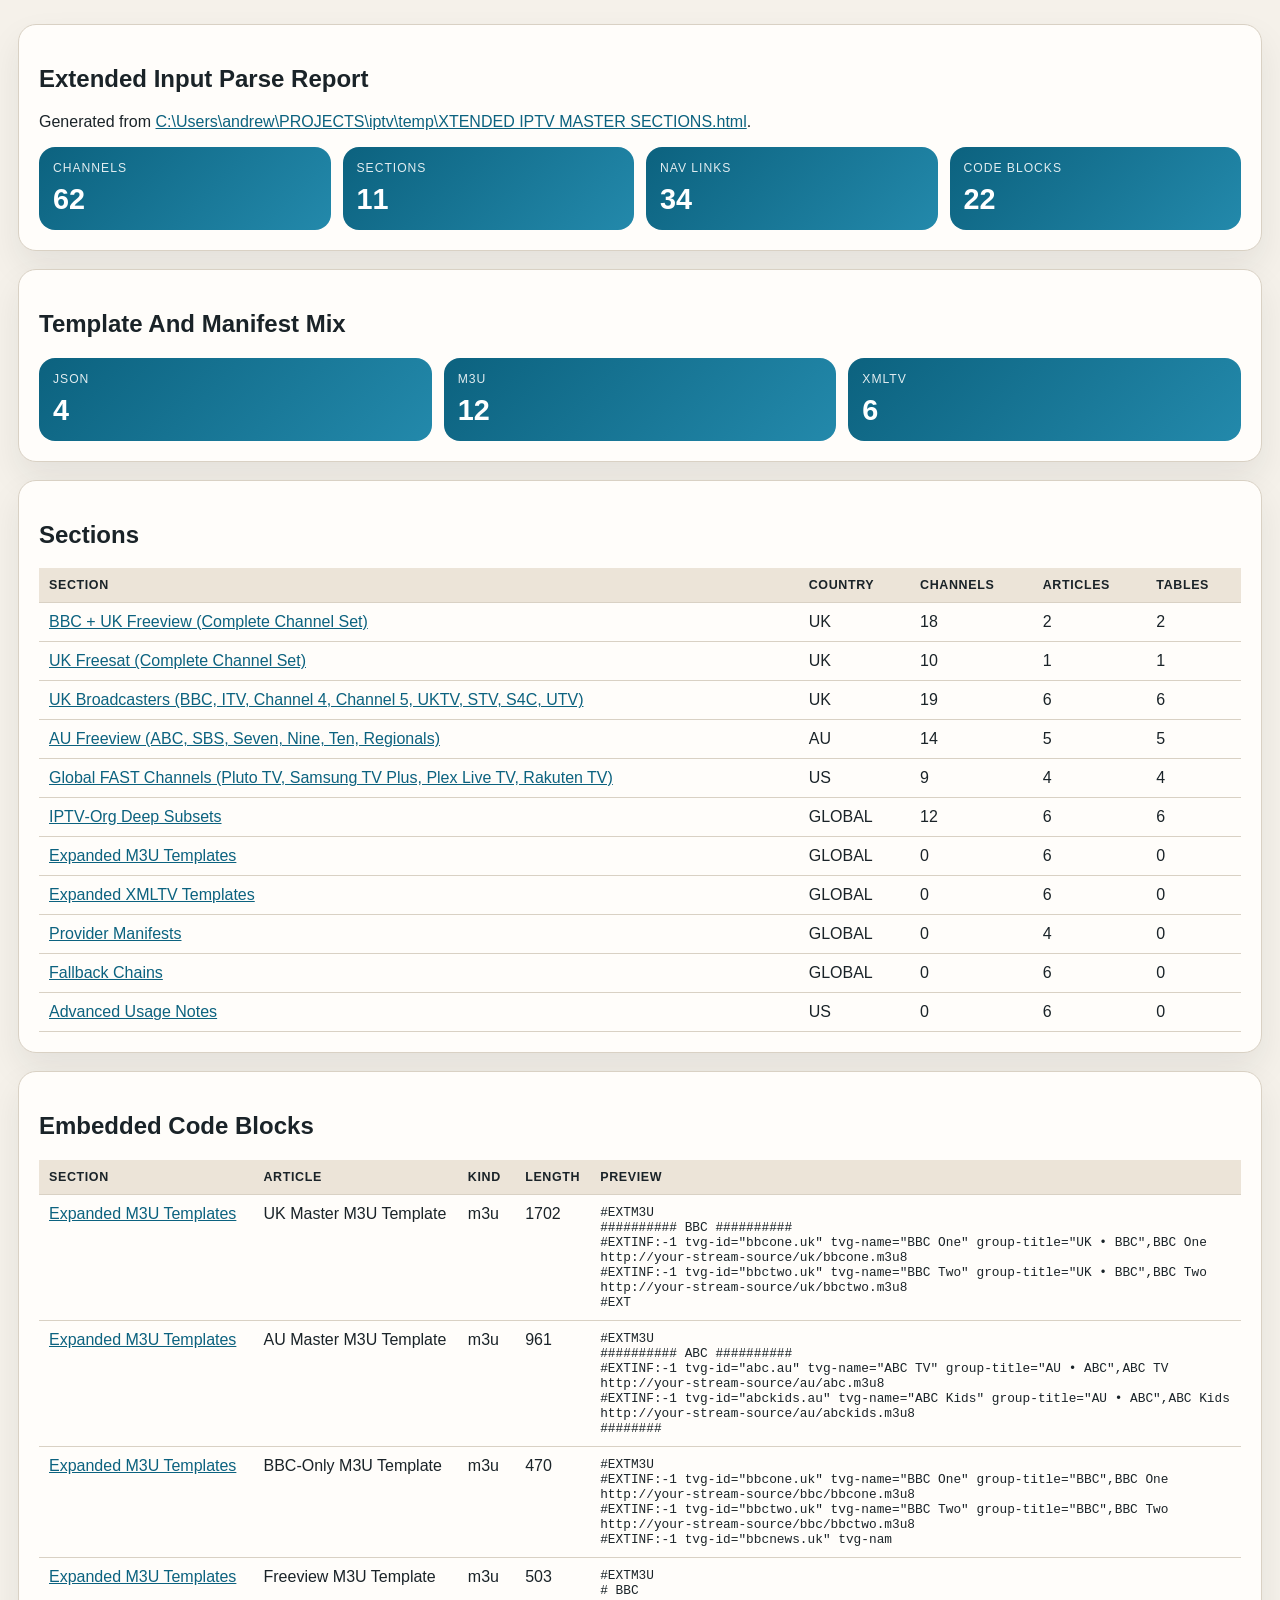
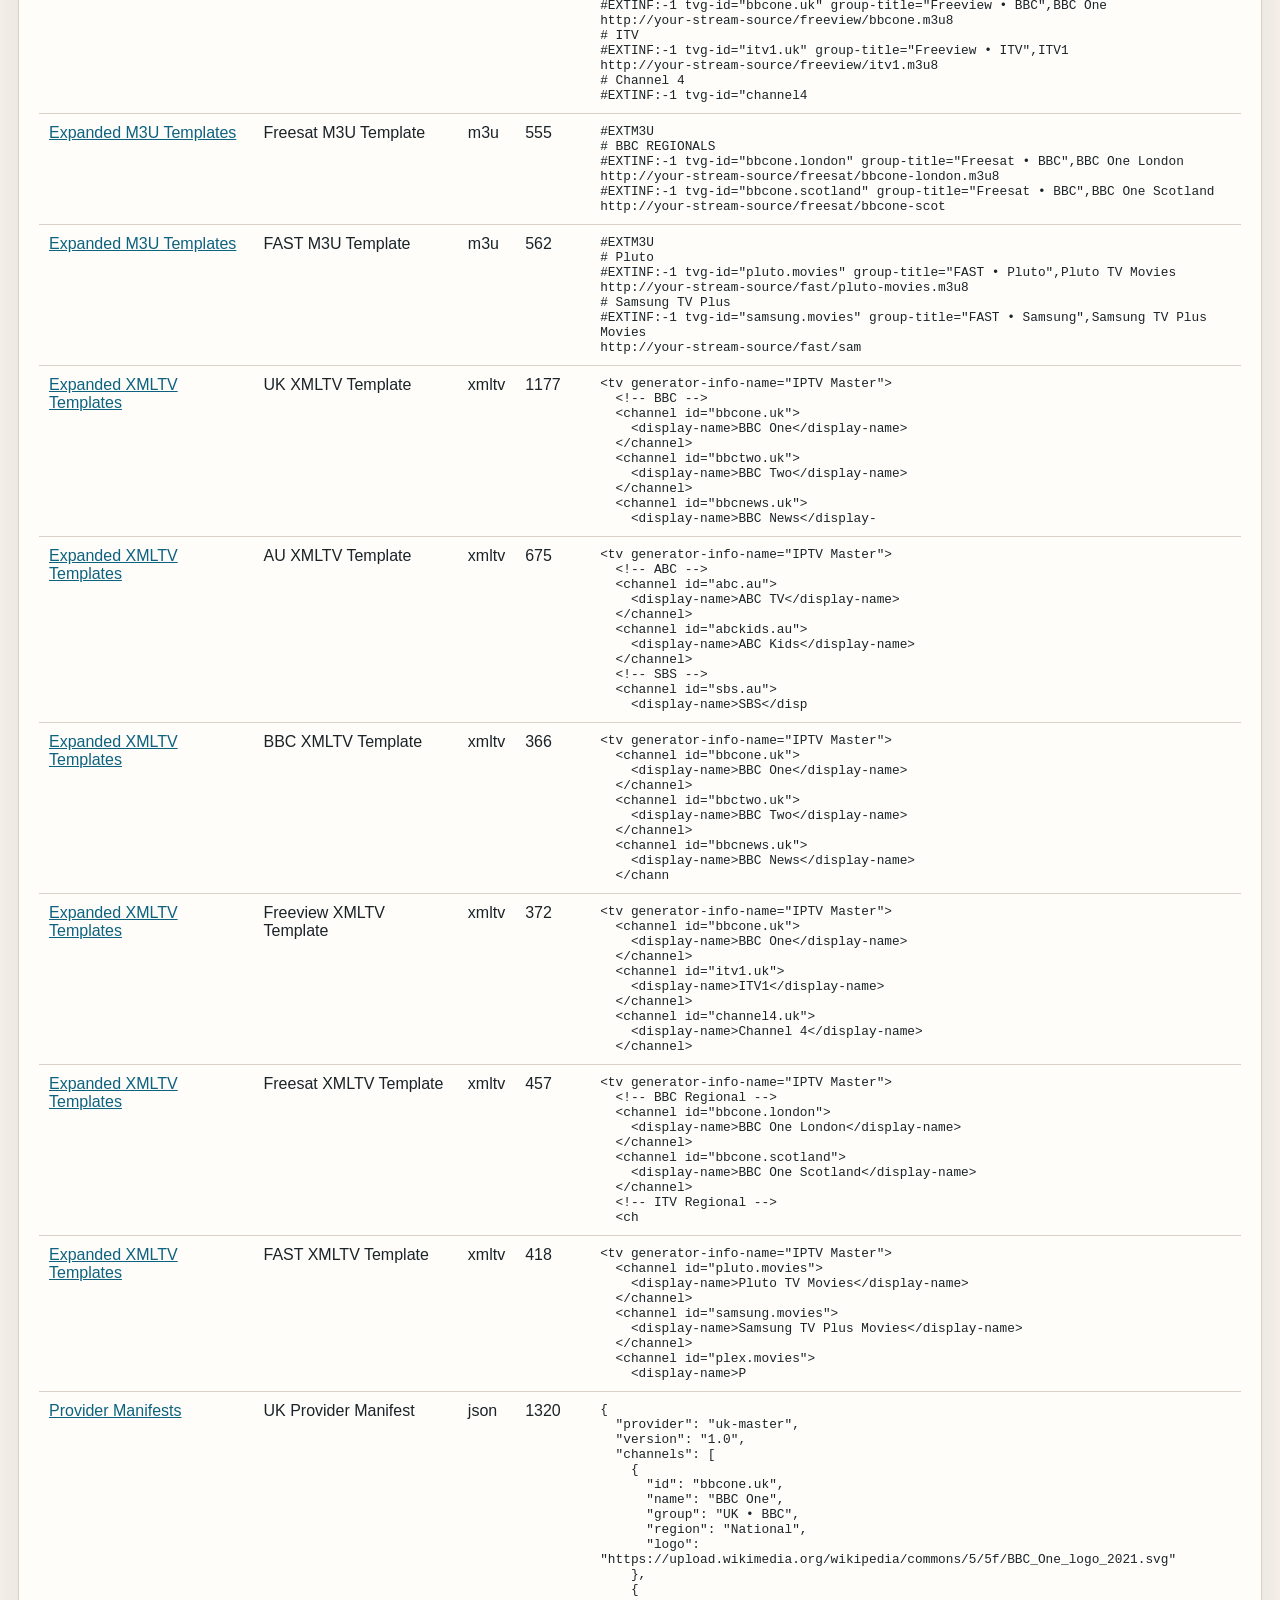
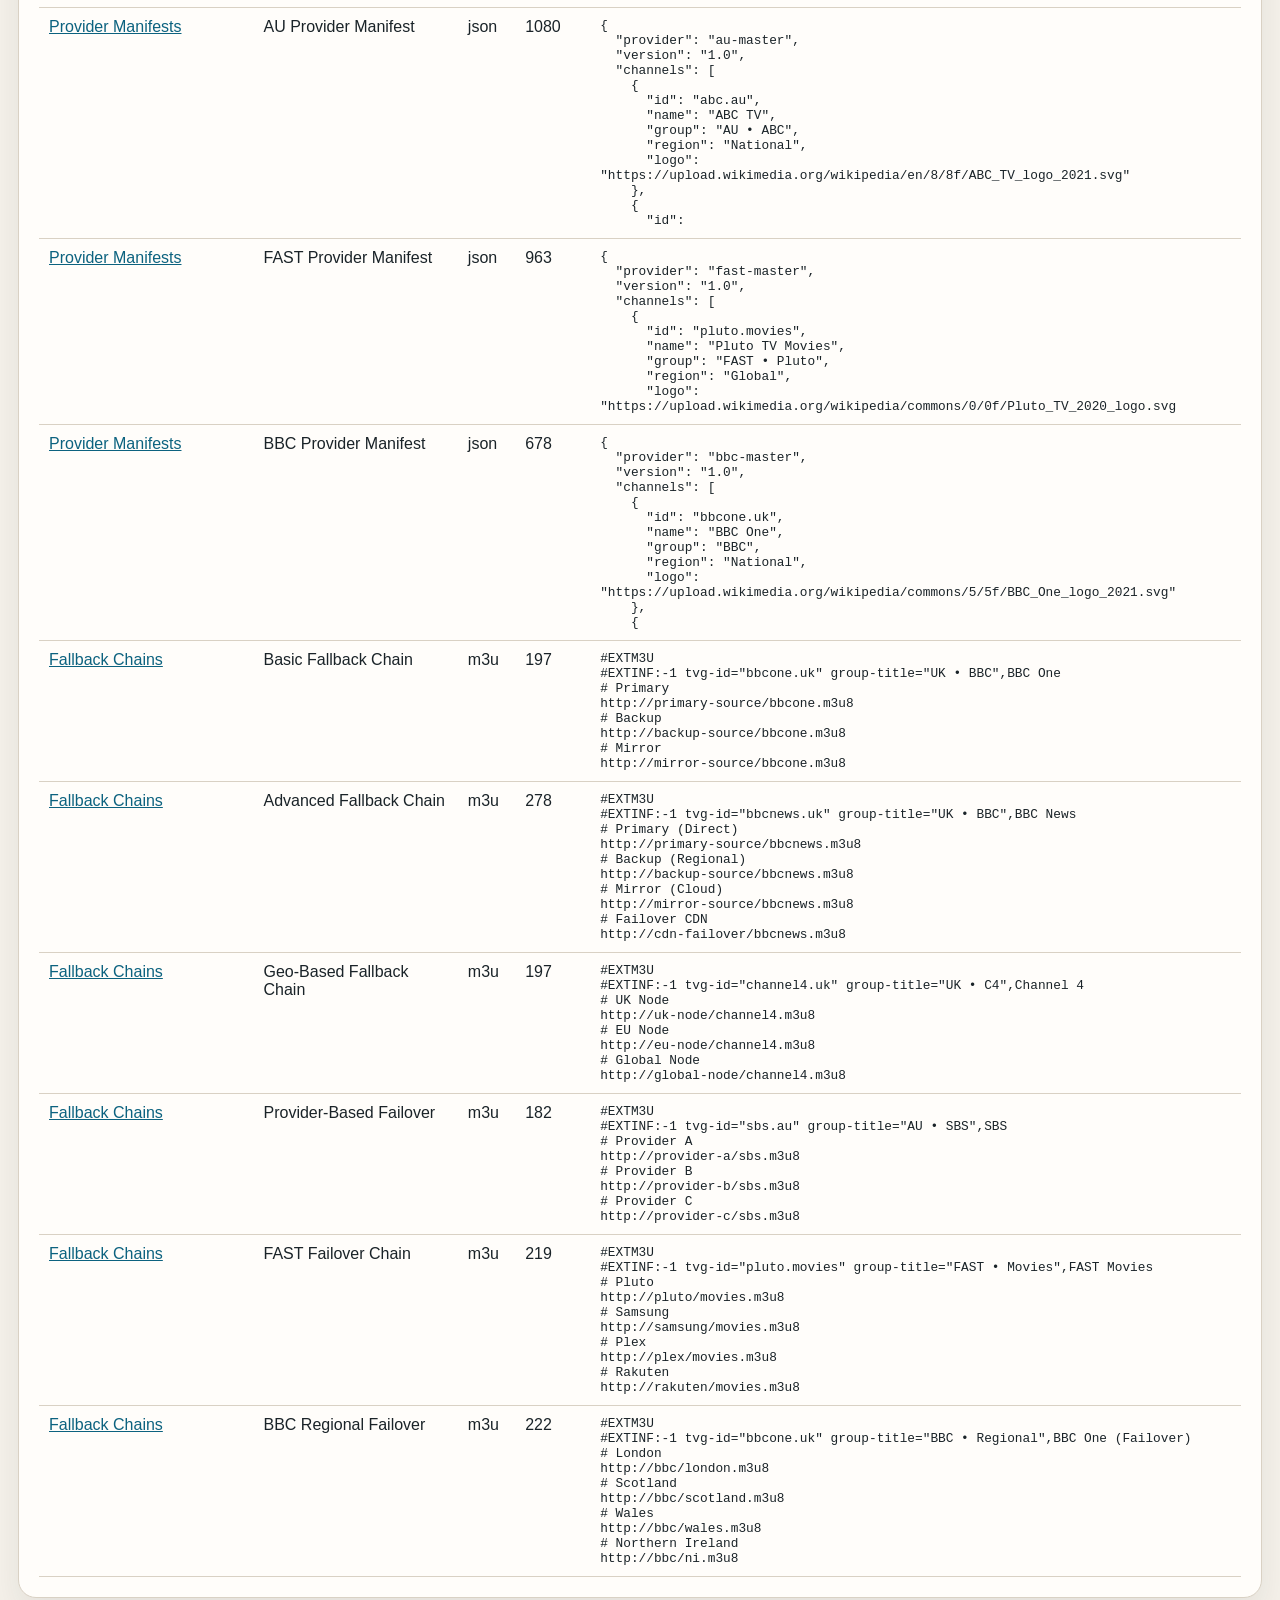
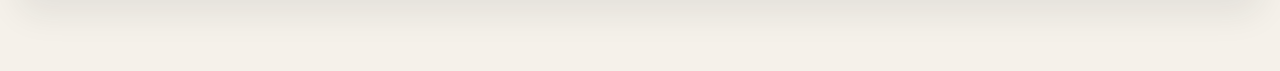
<file: IPTV/EXTENDED_INPUT_PARSE_REPORT.html>
<!DOCTYPE html>
<html lang="en">
<head>
  <meta charset="UTF-8">
  <meta name="viewport" content="width=device-width, initial-scale=1.0">
  <title>Extended Input Parse Report</title>
  <style>
    body { margin: 0; font-family: "Segoe UI", Tahoma, sans-serif; background: #f5f1ea; color: #1a2328; }
    .wrap { max-width: 1400px; margin: 0 auto; padding: 24px 18px 40px; }
    .panel { background: #fffdfa; border: 1px solid #d9d1c4; border-radius: 18px; box-shadow: 0 16px 34px rgba(26, 35, 40, 0.08); padding: 20px; margin-bottom: 18px; }
    .grid { display: grid; grid-template-columns: repeat(auto-fit, minmax(180px, 1fr)); gap: 12px; }
    .card { background: linear-gradient(135deg, #0c627f, #2389ab); color: #fff; border-radius: 16px; padding: 14px; }
    .label { font-size: 0.76rem; text-transform: uppercase; letter-spacing: 0.08em; opacity: 0.88; }
    .value { margin-top: 8px; font-size: 1.8rem; font-weight: 700; }
    table { width: 100%; border-collapse: collapse; }
    th, td { text-align: left; padding: 10px; border-bottom: 1px solid #d9d1c4; vertical-align: top; }
    th { background: #ece4d8; font-size: 0.78rem; text-transform: uppercase; letter-spacing: 0.05em; }
    pre { margin: 0; white-space: pre-wrap; word-break: break-word; font-family: Consolas, monospace; font-size: 0.8rem; }
    a { color: #0c627f; }
  </style>
</head>
<body>
  <div class="wrap">
    <section class="panel">
      <h1>Extended Input Parse Report</h1>
      <p>Generated from <a href="file:///C:/Users/andrew/PROJECTS/iptv/temp/XTENDED%20IPTV%20MASTER%20SECTIONS.html">C:\Users\andrew\PROJECTS\iptv\temp\XTENDED IPTV MASTER SECTIONS.html</a>.</p>
      <div class="grid" style="margin-top: 16px;">
        <div class="card"><div class="label">Channels</div><div class="value">62</div></div>
        <div class="card"><div class="label">Sections</div><div class="value">11</div></div>
        <div class="card"><div class="label">Nav Links</div><div class="value">34</div></div>
        <div class="card"><div class="label">Code Blocks</div><div class="value">22</div></div>
      </div>
    </section>
    <section class="panel">
      <h2>Template And Manifest Mix</h2>
      <div class="grid"><div class="card"><div class="label">JSON</div><div class="value">4</div></div>
<div class="card"><div class="label">M3U</div><div class="value">12</div></div>
<div class="card"><div class="label">XMLTV</div><div class="value">6</div></div></div>
    </section>
    <section class="panel">
      <h2>Sections</h2>
      <table>
        <thead><tr><th>Section</th><th>Country</th><th>Channels</th><th>Articles</th><th>Tables</th></tr></thead>
        <tbody><tr><td><a href="file:///C:/Users/andrew/PROJECTS/iptv/temp/XTENDED%20IPTV%20MASTER%20SECTIONS.html#uk-freeview">BBC + UK Freeview (Complete Channel Set)</a></td><td>UK</td><td>18</td><td>2</td><td>2</td></tr>
<tr><td><a href="file:///C:/Users/andrew/PROJECTS/iptv/temp/XTENDED%20IPTV%20MASTER%20SECTIONS.html#uk-freesat">UK Freesat (Complete Channel Set)</a></td><td>UK</td><td>10</td><td>1</td><td>1</td></tr>
<tr><td><a href="file:///C:/Users/andrew/PROJECTS/iptv/temp/XTENDED%20IPTV%20MASTER%20SECTIONS.html#uk-broadcasters">UK Broadcasters (BBC, ITV, Channel 4, Channel 5, UKTV, STV, S4C, UTV)</a></td><td>UK</td><td>19</td><td>6</td><td>6</td></tr>
<tr><td><a href="file:///C:/Users/andrew/PROJECTS/iptv/temp/XTENDED%20IPTV%20MASTER%20SECTIONS.html#au-freeview">AU Freeview (ABC, SBS, Seven, Nine, Ten, Regionals)</a></td><td>AU</td><td>14</td><td>5</td><td>5</td></tr>
<tr><td><a href="file:///C:/Users/andrew/PROJECTS/iptv/temp/XTENDED%20IPTV%20MASTER%20SECTIONS.html#global-fast">Global FAST Channels (Pluto TV, Samsung TV Plus, Plex Live TV, Rakuten TV)</a></td><td>US</td><td>9</td><td>4</td><td>4</td></tr>
<tr><td><a href="file:///C:/Users/andrew/PROJECTS/iptv/temp/XTENDED%20IPTV%20MASTER%20SECTIONS.html#iptv-org-deep">IPTV‑Org Deep Subsets</a></td><td>GLOBAL</td><td>12</td><td>6</td><td>6</td></tr>
<tr><td><a href="file:///C:/Users/andrew/PROJECTS/iptv/temp/XTENDED%20IPTV%20MASTER%20SECTIONS.html#expanded-m3u">Expanded M3U Templates</a></td><td>GLOBAL</td><td>0</td><td>6</td><td>0</td></tr>
<tr><td><a href="file:///C:/Users/andrew/PROJECTS/iptv/temp/XTENDED%20IPTV%20MASTER%20SECTIONS.html#expanded-xmltv">Expanded XMLTV Templates</a></td><td>GLOBAL</td><td>0</td><td>6</td><td>0</td></tr>
<tr><td><a href="file:///C:/Users/andrew/PROJECTS/iptv/temp/XTENDED%20IPTV%20MASTER%20SECTIONS.html#provider-manifests">Provider Manifests</a></td><td>GLOBAL</td><td>0</td><td>4</td><td>0</td></tr>
<tr><td><a href="file:///C:/Users/andrew/PROJECTS/iptv/temp/XTENDED%20IPTV%20MASTER%20SECTIONS.html#fallback-chains">Fallback Chains</a></td><td>GLOBAL</td><td>0</td><td>6</td><td>0</td></tr>
<tr><td><a href="file:///C:/Users/andrew/PROJECTS/iptv/temp/XTENDED%20IPTV%20MASTER%20SECTIONS.html#advanced-usage">Advanced Usage Notes</a></td><td>US</td><td>0</td><td>6</td><td>0</td></tr></tbody>
      </table>
    </section>
    <section class="panel">
      <h2>Embedded Code Blocks</h2>
      <table>
        <thead><tr><th>Section</th><th>Article</th><th>Kind</th><th>Length</th><th>Preview</th></tr></thead>
        <tbody><tr><td><a href="file:///C:/Users/andrew/PROJECTS/iptv/temp/XTENDED%20IPTV%20MASTER%20SECTIONS.html#expanded-m3u">Expanded M3U Templates</a></td><td>UK Master M3U Template</td><td>m3u</td><td>1702</td><td><pre>#EXTM3U
########## BBC ##########
#EXTINF:-1 tvg-id=&quot;bbcone.uk&quot; tvg-name=&quot;BBC One&quot; group-title=&quot;UK • BBC&quot;,BBC One
http://your-stream-source/uk/bbcone.m3u8
#EXTINF:-1 tvg-id=&quot;bbctwo.uk&quot; tvg-name=&quot;BBC Two&quot; group-title=&quot;UK • BBC&quot;,BBC Two
http://your-stream-source/uk/bbctwo.m3u8
#EXT</pre></td></tr>
<tr><td><a href="file:///C:/Users/andrew/PROJECTS/iptv/temp/XTENDED%20IPTV%20MASTER%20SECTIONS.html#expanded-m3u">Expanded M3U Templates</a></td><td>AU Master M3U Template</td><td>m3u</td><td>961</td><td><pre>#EXTM3U
########## ABC ##########
#EXTINF:-1 tvg-id=&quot;abc.au&quot; tvg-name=&quot;ABC TV&quot; group-title=&quot;AU • ABC&quot;,ABC TV
http://your-stream-source/au/abc.m3u8
#EXTINF:-1 tvg-id=&quot;abckids.au&quot; tvg-name=&quot;ABC Kids&quot; group-title=&quot;AU • ABC&quot;,ABC Kids
http://your-stream-source/au/abckids.m3u8
########</pre></td></tr>
<tr><td><a href="file:///C:/Users/andrew/PROJECTS/iptv/temp/XTENDED%20IPTV%20MASTER%20SECTIONS.html#expanded-m3u">Expanded M3U Templates</a></td><td>BBC‑Only M3U Template</td><td>m3u</td><td>470</td><td><pre>#EXTM3U
#EXTINF:-1 tvg-id=&quot;bbcone.uk&quot; tvg-name=&quot;BBC One&quot; group-title=&quot;BBC&quot;,BBC One
http://your-stream-source/bbc/bbcone.m3u8
#EXTINF:-1 tvg-id=&quot;bbctwo.uk&quot; tvg-name=&quot;BBC Two&quot; group-title=&quot;BBC&quot;,BBC Two
http://your-stream-source/bbc/bbctwo.m3u8
#EXTINF:-1 tvg-id=&quot;bbcnews.uk&quot; tvg-nam</pre></td></tr>
<tr><td><a href="file:///C:/Users/andrew/PROJECTS/iptv/temp/XTENDED%20IPTV%20MASTER%20SECTIONS.html#expanded-m3u">Expanded M3U Templates</a></td><td>Freeview M3U Template</td><td>m3u</td><td>503</td><td><pre>#EXTM3U
# BBC
#EXTINF:-1 tvg-id=&quot;bbcone.uk&quot; group-title=&quot;Freeview • BBC&quot;,BBC One
http://your-stream-source/freeview/bbcone.m3u8
# ITV
#EXTINF:-1 tvg-id=&quot;itv1.uk&quot; group-title=&quot;Freeview • ITV&quot;,ITV1
http://your-stream-source/freeview/itv1.m3u8
# Channel 4
#EXTINF:-1 tvg-id=&quot;channel4</pre></td></tr>
<tr><td><a href="file:///C:/Users/andrew/PROJECTS/iptv/temp/XTENDED%20IPTV%20MASTER%20SECTIONS.html#expanded-m3u">Expanded M3U Templates</a></td><td>Freesat M3U Template</td><td>m3u</td><td>555</td><td><pre>#EXTM3U
# BBC REGIONALS
#EXTINF:-1 tvg-id=&quot;bbcone.london&quot; group-title=&quot;Freesat • BBC&quot;,BBC One London
http://your-stream-source/freesat/bbcone-london.m3u8
#EXTINF:-1 tvg-id=&quot;bbcone.scotland&quot; group-title=&quot;Freesat • BBC&quot;,BBC One Scotland
http://your-stream-source/freesat/bbcone-scot</pre></td></tr>
<tr><td><a href="file:///C:/Users/andrew/PROJECTS/iptv/temp/XTENDED%20IPTV%20MASTER%20SECTIONS.html#expanded-m3u">Expanded M3U Templates</a></td><td>FAST M3U Template</td><td>m3u</td><td>562</td><td><pre>#EXTM3U
# Pluto
#EXTINF:-1 tvg-id=&quot;pluto.movies&quot; group-title=&quot;FAST • Pluto&quot;,Pluto TV Movies
http://your-stream-source/fast/pluto-movies.m3u8
# Samsung TV Plus
#EXTINF:-1 tvg-id=&quot;samsung.movies&quot; group-title=&quot;FAST • Samsung&quot;,Samsung TV Plus Movies
http://your-stream-source/fast/sam</pre></td></tr>
<tr><td><a href="file:///C:/Users/andrew/PROJECTS/iptv/temp/XTENDED%20IPTV%20MASTER%20SECTIONS.html#expanded-xmltv">Expanded XMLTV Templates</a></td><td>UK XMLTV Template</td><td>xmltv</td><td>1177</td><td><pre>&lt;tv generator-info-name=&quot;IPTV Master&quot;&gt;
  &lt;!-- BBC --&gt;
  &lt;channel id=&quot;bbcone.uk&quot;&gt;
    &lt;display-name&gt;BBC One&lt;/display-name&gt;
  &lt;/channel&gt;
  &lt;channel id=&quot;bbctwo.uk&quot;&gt;
    &lt;display-name&gt;BBC Two&lt;/display-name&gt;
  &lt;/channel&gt;
  &lt;channel id=&quot;bbcnews.uk&quot;&gt;
    &lt;display-name&gt;BBC News&lt;/display-</pre></td></tr>
<tr><td><a href="file:///C:/Users/andrew/PROJECTS/iptv/temp/XTENDED%20IPTV%20MASTER%20SECTIONS.html#expanded-xmltv">Expanded XMLTV Templates</a></td><td>AU XMLTV Template</td><td>xmltv</td><td>675</td><td><pre>&lt;tv generator-info-name=&quot;IPTV Master&quot;&gt;
  &lt;!-- ABC --&gt;
  &lt;channel id=&quot;abc.au&quot;&gt;
    &lt;display-name&gt;ABC TV&lt;/display-name&gt;
  &lt;/channel&gt;
  &lt;channel id=&quot;abckids.au&quot;&gt;
    &lt;display-name&gt;ABC Kids&lt;/display-name&gt;
  &lt;/channel&gt;
  &lt;!-- SBS --&gt;
  &lt;channel id=&quot;sbs.au&quot;&gt;
    &lt;display-name&gt;SBS&lt;/disp</pre></td></tr>
<tr><td><a href="file:///C:/Users/andrew/PROJECTS/iptv/temp/XTENDED%20IPTV%20MASTER%20SECTIONS.html#expanded-xmltv">Expanded XMLTV Templates</a></td><td>BBC XMLTV Template</td><td>xmltv</td><td>366</td><td><pre>&lt;tv generator-info-name=&quot;IPTV Master&quot;&gt;
  &lt;channel id=&quot;bbcone.uk&quot;&gt;
    &lt;display-name&gt;BBC One&lt;/display-name&gt;
  &lt;/channel&gt;
  &lt;channel id=&quot;bbctwo.uk&quot;&gt;
    &lt;display-name&gt;BBC Two&lt;/display-name&gt;
  &lt;/channel&gt;
  &lt;channel id=&quot;bbcnews.uk&quot;&gt;
    &lt;display-name&gt;BBC News&lt;/display-name&gt;
  &lt;/chann</pre></td></tr>
<tr><td><a href="file:///C:/Users/andrew/PROJECTS/iptv/temp/XTENDED%20IPTV%20MASTER%20SECTIONS.html#expanded-xmltv">Expanded XMLTV Templates</a></td><td>Freeview XMLTV Template</td><td>xmltv</td><td>372</td><td><pre>&lt;tv generator-info-name=&quot;IPTV Master&quot;&gt;
  &lt;channel id=&quot;bbcone.uk&quot;&gt;
    &lt;display-name&gt;BBC One&lt;/display-name&gt;
  &lt;/channel&gt;
  &lt;channel id=&quot;itv1.uk&quot;&gt;
    &lt;display-name&gt;ITV1&lt;/display-name&gt;
  &lt;/channel&gt;
  &lt;channel id=&quot;channel4.uk&quot;&gt;
    &lt;display-name&gt;Channel 4&lt;/display-name&gt;
  &lt;/channel&gt;</pre></td></tr>
<tr><td><a href="file:///C:/Users/andrew/PROJECTS/iptv/temp/XTENDED%20IPTV%20MASTER%20SECTIONS.html#expanded-xmltv">Expanded XMLTV Templates</a></td><td>Freesat XMLTV Template</td><td>xmltv</td><td>457</td><td><pre>&lt;tv generator-info-name=&quot;IPTV Master&quot;&gt;
  &lt;!-- BBC Regional --&gt;
  &lt;channel id=&quot;bbcone.london&quot;&gt;
    &lt;display-name&gt;BBC One London&lt;/display-name&gt;
  &lt;/channel&gt;
  &lt;channel id=&quot;bbcone.scotland&quot;&gt;
    &lt;display-name&gt;BBC One Scotland&lt;/display-name&gt;
  &lt;/channel&gt;
  &lt;!-- ITV Regional --&gt;
  &lt;ch</pre></td></tr>
<tr><td><a href="file:///C:/Users/andrew/PROJECTS/iptv/temp/XTENDED%20IPTV%20MASTER%20SECTIONS.html#expanded-xmltv">Expanded XMLTV Templates</a></td><td>FAST XMLTV Template</td><td>xmltv</td><td>418</td><td><pre>&lt;tv generator-info-name=&quot;IPTV Master&quot;&gt;
  &lt;channel id=&quot;pluto.movies&quot;&gt;
    &lt;display-name&gt;Pluto TV Movies&lt;/display-name&gt;
  &lt;/channel&gt;
  &lt;channel id=&quot;samsung.movies&quot;&gt;
    &lt;display-name&gt;Samsung TV Plus Movies&lt;/display-name&gt;
  &lt;/channel&gt;
  &lt;channel id=&quot;plex.movies&quot;&gt;
    &lt;display-name&gt;P</pre></td></tr>
<tr><td><a href="file:///C:/Users/andrew/PROJECTS/iptv/temp/XTENDED%20IPTV%20MASTER%20SECTIONS.html#provider-manifests">Provider Manifests</a></td><td>UK Provider Manifest</td><td>json</td><td>1320</td><td><pre>{
  &quot;provider&quot;: &quot;uk-master&quot;,
  &quot;version&quot;: &quot;1.0&quot;,
  &quot;channels&quot;: [
    {
      &quot;id&quot;: &quot;bbcone.uk&quot;,
      &quot;name&quot;: &quot;BBC One&quot;,
      &quot;group&quot;: &quot;UK • BBC&quot;,
      &quot;region&quot;: &quot;National&quot;,
      &quot;logo&quot;: &quot;https://upload.wikimedia.org/wikipedia/commons/5/5f/BBC_One_logo_2021.svg&quot;
    },
    {</pre></td></tr>
<tr><td><a href="file:///C:/Users/andrew/PROJECTS/iptv/temp/XTENDED%20IPTV%20MASTER%20SECTIONS.html#provider-manifests">Provider Manifests</a></td><td>AU Provider Manifest</td><td>json</td><td>1080</td><td><pre>{
  &quot;provider&quot;: &quot;au-master&quot;,
  &quot;version&quot;: &quot;1.0&quot;,
  &quot;channels&quot;: [
    {
      &quot;id&quot;: &quot;abc.au&quot;,
      &quot;name&quot;: &quot;ABC TV&quot;,
      &quot;group&quot;: &quot;AU • ABC&quot;,
      &quot;region&quot;: &quot;National&quot;,
      &quot;logo&quot;: &quot;https://upload.wikimedia.org/wikipedia/en/8/8f/ABC_TV_logo_2021.svg&quot;
    },
    {
      &quot;id&quot;:</pre></td></tr>
<tr><td><a href="file:///C:/Users/andrew/PROJECTS/iptv/temp/XTENDED%20IPTV%20MASTER%20SECTIONS.html#provider-manifests">Provider Manifests</a></td><td>FAST Provider Manifest</td><td>json</td><td>963</td><td><pre>{
  &quot;provider&quot;: &quot;fast-master&quot;,
  &quot;version&quot;: &quot;1.0&quot;,
  &quot;channels&quot;: [
    {
      &quot;id&quot;: &quot;pluto.movies&quot;,
      &quot;name&quot;: &quot;Pluto TV Movies&quot;,
      &quot;group&quot;: &quot;FAST • Pluto&quot;,
      &quot;region&quot;: &quot;Global&quot;,
      &quot;logo&quot;: &quot;https://upload.wikimedia.org/wikipedia/commons/0/0f/Pluto_TV_2020_logo.svg</pre></td></tr>
<tr><td><a href="file:///C:/Users/andrew/PROJECTS/iptv/temp/XTENDED%20IPTV%20MASTER%20SECTIONS.html#provider-manifests">Provider Manifests</a></td><td>BBC Provider Manifest</td><td>json</td><td>678</td><td><pre>{
  &quot;provider&quot;: &quot;bbc-master&quot;,
  &quot;version&quot;: &quot;1.0&quot;,
  &quot;channels&quot;: [
    {
      &quot;id&quot;: &quot;bbcone.uk&quot;,
      &quot;name&quot;: &quot;BBC One&quot;,
      &quot;group&quot;: &quot;BBC&quot;,
      &quot;region&quot;: &quot;National&quot;,
      &quot;logo&quot;: &quot;https://upload.wikimedia.org/wikipedia/commons/5/5f/BBC_One_logo_2021.svg&quot;
    },
    {</pre></td></tr>
<tr><td><a href="file:///C:/Users/andrew/PROJECTS/iptv/temp/XTENDED%20IPTV%20MASTER%20SECTIONS.html#fallback-chains">Fallback Chains</a></td><td>Basic Fallback Chain</td><td>m3u</td><td>197</td><td><pre>#EXTM3U
#EXTINF:-1 tvg-id=&quot;bbcone.uk&quot; group-title=&quot;UK • BBC&quot;,BBC One
# Primary
http://primary-source/bbcone.m3u8
# Backup
http://backup-source/bbcone.m3u8
# Mirror
http://mirror-source/bbcone.m3u8</pre></td></tr>
<tr><td><a href="file:///C:/Users/andrew/PROJECTS/iptv/temp/XTENDED%20IPTV%20MASTER%20SECTIONS.html#fallback-chains">Fallback Chains</a></td><td>Advanced Fallback Chain</td><td>m3u</td><td>278</td><td><pre>#EXTM3U
#EXTINF:-1 tvg-id=&quot;bbcnews.uk&quot; group-title=&quot;UK • BBC&quot;,BBC News
# Primary (Direct)
http://primary-source/bbcnews.m3u8
# Backup (Regional)
http://backup-source/bbcnews.m3u8
# Mirror (Cloud)
http://mirror-source/bbcnews.m3u8
# Failover CDN
http://cdn-failover/bbcnews.m3u8</pre></td></tr>
<tr><td><a href="file:///C:/Users/andrew/PROJECTS/iptv/temp/XTENDED%20IPTV%20MASTER%20SECTIONS.html#fallback-chains">Fallback Chains</a></td><td>Geo‑Based Fallback Chain</td><td>m3u</td><td>197</td><td><pre>#EXTM3U
#EXTINF:-1 tvg-id=&quot;channel4.uk&quot; group-title=&quot;UK • C4&quot;,Channel 4
# UK Node
http://uk-node/channel4.m3u8
# EU Node
http://eu-node/channel4.m3u8
# Global Node
http://global-node/channel4.m3u8</pre></td></tr>
<tr><td><a href="file:///C:/Users/andrew/PROJECTS/iptv/temp/XTENDED%20IPTV%20MASTER%20SECTIONS.html#fallback-chains">Fallback Chains</a></td><td>Provider‑Based Failover</td><td>m3u</td><td>182</td><td><pre>#EXTM3U
#EXTINF:-1 tvg-id=&quot;sbs.au&quot; group-title=&quot;AU • SBS&quot;,SBS
# Provider A
http://provider-a/sbs.m3u8
# Provider B
http://provider-b/sbs.m3u8
# Provider C
http://provider-c/sbs.m3u8</pre></td></tr>
<tr><td><a href="file:///C:/Users/andrew/PROJECTS/iptv/temp/XTENDED%20IPTV%20MASTER%20SECTIONS.html#fallback-chains">Fallback Chains</a></td><td>FAST Failover Chain</td><td>m3u</td><td>219</td><td><pre>#EXTM3U
#EXTINF:-1 tvg-id=&quot;pluto.movies&quot; group-title=&quot;FAST • Movies&quot;,FAST Movies
# Pluto
http://pluto/movies.m3u8
# Samsung
http://samsung/movies.m3u8
# Plex
http://plex/movies.m3u8
# Rakuten
http://rakuten/movies.m3u8</pre></td></tr>
<tr><td><a href="file:///C:/Users/andrew/PROJECTS/iptv/temp/XTENDED%20IPTV%20MASTER%20SECTIONS.html#fallback-chains">Fallback Chains</a></td><td>BBC Regional Failover</td><td>m3u</td><td>222</td><td><pre>#EXTM3U
#EXTINF:-1 tvg-id=&quot;bbcone.uk&quot; group-title=&quot;BBC • Regional&quot;,BBC One (Failover)
# London
http://bbc/london.m3u8
# Scotland
http://bbc/scotland.m3u8
# Wales
http://bbc/wales.m3u8
# Northern Ireland
http://bbc/ni.m3u8</pre></td></tr></tbody>
      </table>
    </section>
  </div>
</body>
</html>
</file>
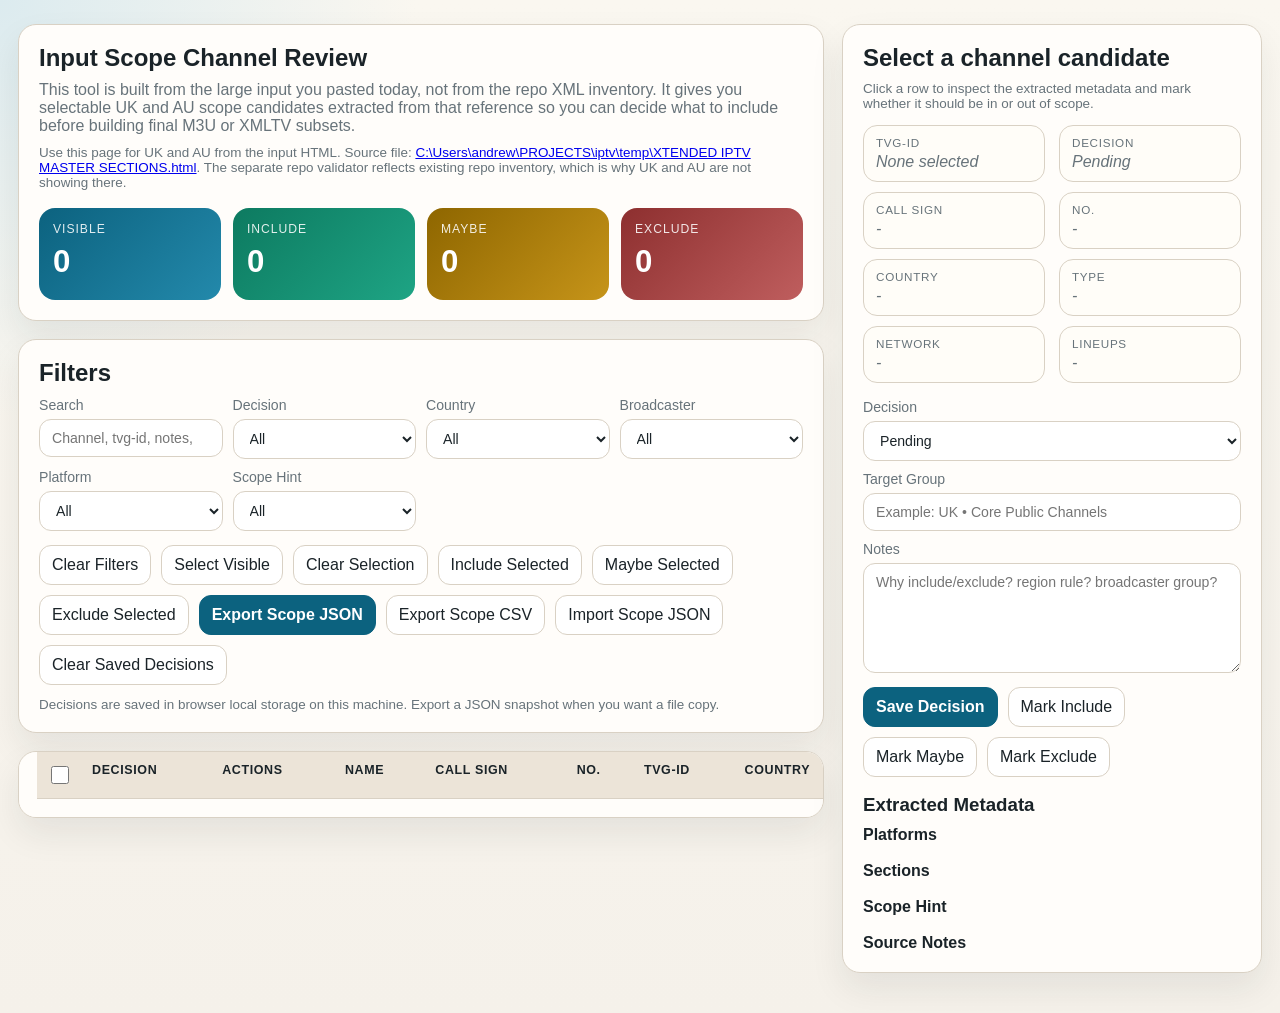
<file: IPTV/INPUT_SCOPE_CHANNEL_REVIEW.html>
<!DOCTYPE html>
<html lang="en">
<head>
  <meta charset="UTF-8">
  <meta name="viewport" content="width=device-width, initial-scale=1.0">
  <title>Input Scope Channel Review</title>
  <style>
    :root {
      --bg: #f5f1ea;
      --panel: #fffdfa;
      --ink: #1a2328;
      --muted: #67737a;
      --line: #d9d1c4;
      --accent: #0c627f;
      --include: #0d7a60;
      --maybe: #9b6b00;
      --exclude: #a13232;
      --shadow: 0 16px 34px rgba(26, 35, 40, 0.08);
    }
    * { box-sizing: border-box; }
    body {
      margin: 0;
      font-family: "Segoe UI", Tahoma, sans-serif;
      color: var(--ink);
      background:
        radial-gradient(circle at top left, #dcebef 0, transparent 26rem),
        linear-gradient(180deg, #faf7f0 0, var(--bg) 100%);
    }
    .wrap {
      max-width: 1440px;
      margin: 0 auto;
      padding: 24px 18px 40px;
      display: grid;
      grid-template-columns: minmax(320px, 1.5fr) minmax(320px, 420px);
      gap: 18px;
    }
    .col { display: flex; flex-direction: column; gap: 18px; min-width: 0; }
    .panel {
      background: var(--panel);
      border: 1px solid var(--line);
      border-radius: 18px;
      box-shadow: var(--shadow);
    }
    .hero, .filters, .detail { padding: 20px; }
    h1, h2, h3 { margin: 0 0 10px; line-height: 1.1; }
    p { margin: 0; }
    .lede { color: var(--muted); max-width: 72rem; }
    .stats {
      display: grid;
      grid-template-columns: repeat(auto-fit, minmax(160px, 1fr));
      gap: 12px;
      margin-top: 18px;
    }
    .stat { padding: 14px; border-radius: 16px; color: #fff; min-height: 92px; }
    .stat.total { background: linear-gradient(135deg, #0c627f, #2389ab); }
    .stat.include { background: linear-gradient(135deg, #0d7a60, #1ea484); }
    .stat.maybe { background: linear-gradient(135deg, #8e6600, #c69419); }
    .stat.exclude { background: linear-gradient(135deg, #8d2f2f, #bf5e5e); }
    .stat .label { font-size: 0.76rem; text-transform: uppercase; letter-spacing: 0.08em; opacity: 0.88; }
    .stat .value { margin-top: 8px; font-size: 1.95rem; font-weight: 700; }
    .grid {
      display: grid;
      grid-template-columns: repeat(auto-fit, minmax(180px, 1fr));
      gap: 10px;
    }
    label {
      display: flex;
      flex-direction: column;
      gap: 6px;
      color: var(--muted);
      font-size: 0.88rem;
    }
    input, select, textarea, button {
      font: inherit;
      border: 1px solid var(--line);
      border-radius: 12px;
      padding: 10px 12px;
      background: #fff;
      color: var(--ink);
    }
    textarea { min-height: 110px; resize: vertical; }
    button { cursor: pointer; }
    .button-row { display: flex; flex-wrap: wrap; gap: 10px; margin-top: 14px; }
    .primary { background: var(--accent); border-color: var(--accent); color: #fff; font-weight: 600; }
    .table-wrap { padding: 0 18px 18px; overflow: auto; }
    table { width: 100%; min-width: 1480px; border-collapse: collapse; }
    th, td {
      text-align: left;
      padding: 11px 10px;
      border-bottom: 1px solid var(--line);
      vertical-align: top;
      font-size: 0.92rem;
    }
    th {
      position: sticky;
      top: 0;
      z-index: 1;
      background: #ece4d8;
      font-size: 0.78rem;
      text-transform: uppercase;
      letter-spacing: 0.05em;
    }
    td.controls { white-space: nowrap; }
    tr { cursor: pointer; }
    tr:hover { background: #f5f1e8; }
    tr.selected { background: #e8f4f8; }
    tr.marked { outline: 2px solid rgba(12, 98, 127, 0.18); outline-offset: -2px; }
    .pill {
      display: inline-block;
      padding: 4px 9px;
      border-radius: 999px;
      color: #fff;
      font-size: 0.75rem;
      font-weight: 700;
      letter-spacing: 0.03em;
    }
    .pill.include { background: var(--include); }
    .pill.maybe { background: var(--maybe); }
    .pill.exclude { background: var(--exclude); }
    .pill.pending { background: #7d8a8f; }
    .pill.core { background: #0d7a60; }
    .pill.optional { background: #9b6b00; }
    .pill.regional { background: #7b4c97; }
    .meta {
      display: grid;
      grid-template-columns: 1fr 1fr;
      gap: 10px 14px;
      margin: 14px 0 16px;
    }
    .box {
      border: 1px solid var(--line);
      border-radius: 14px;
      padding: 10px 12px;
      background: #fffdf8;
    }
    .k {
      display: block;
      font-size: 0.73rem;
      letter-spacing: 0.06em;
      text-transform: uppercase;
      color: var(--muted);
      margin-bottom: 4px;
    }
    .chips { display: flex; flex-wrap: wrap; gap: 6px; margin-top: 6px; }
    .chip {
      display: inline-block;
      padding: 4px 8px;
      border-radius: 999px;
      border: 1px solid var(--line);
      background: #faf5ed;
      font-size: 0.78rem;
    }
    .small { font-size: 0.84rem; color: var(--muted); }
    .empty { color: var(--muted); font-style: italic; }
    .mini-row { display: flex; flex-wrap: wrap; gap: 6px; align-items: center; }
    .mini-button, .icon-button {
      padding: 6px 8px;
      border-radius: 10px;
      border: 1px solid var(--line);
      background: #fff;
      color: var(--ink);
      font-size: 0.76rem;
      line-height: 1;
    }
    .mini-button.include, .icon-button.include { border-color: #7fc0ae; color: var(--include); }
    .mini-button.exclude, .icon-button.exclude { border-color: #d6a3a3; color: var(--exclude); }
    .mini-button.pending, .icon-button.pending { border-color: #b7c0c4; color: #516066; }
    .checkbox-cell {
      width: 42px;
      text-align: center;
    }
    .checkbox-cell input {
      width: 18px;
      height: 18px;
      padding: 0;
    }
    .mono { font-family: Consolas, "SFMono-Regular", monospace; }
    @media (max-width: 1180px) { .wrap { grid-template-columns: 1fr; } }
  </style>
</head>
<body>
  <div class="wrap">
    <div class="col">
      <section class="panel hero">
        <h1>Input Scope Channel Review</h1>
        <p class="lede">
          This tool is built from the large input you pasted today, not from the repo XML inventory. It gives you
          selectable UK and AU scope candidates extracted from that reference so you can decide what to include before
          building final M3U or XMLTV subsets.
        </p>
        <p class="small" style="margin-top: 10px;">Use this page for UK and AU from the input HTML. Source file: <a href="file:///C:/Users/andrew/PROJECTS/iptv/temp/XTENDED%20IPTV%20MASTER%20SECTIONS.html">C:\Users\andrew\PROJECTS\iptv\temp\XTENDED IPTV MASTER SECTIONS.html</a>. The separate repo validator reflects existing repo inventory, which is why UK and AU are not showing there.</p>
        <div class="stats">
          <div class="stat total"><div class="label">Visible</div><div class="value" id="visibleCount">0</div></div>
          <div class="stat include"><div class="label">Include</div><div class="value" id="includeCount">0</div></div>
          <div class="stat maybe"><div class="label">Maybe</div><div class="value" id="maybeCount">0</div></div>
          <div class="stat exclude"><div class="label">Exclude</div><div class="value" id="excludeCount">0</div></div>
        </div>
      </section>

      <section class="panel filters">
        <h2>Filters</h2>
        <div class="grid">
          <label>Search
            <input id="searchBox" type="search" placeholder="Channel, tvg-id, notes, broadcaster">
          </label>
          <label>Decision
            <select id="decisionFilter">
              <option value="ALL">All</option>
              <option value="include">Include</option>
              <option value="maybe">Maybe</option>
              <option value="exclude">Exclude</option>
              <option value="pending">Pending</option>
            </select>
          </label>
          <label>Country
            <select id="countryFilter"><option value="ALL">All</option></select>
          </label>
          <label>Broadcaster
            <select id="broadcasterFilter"><option value="ALL">All</option></select>
          </label>
          <label>Platform
            <select id="platformFilter"><option value="ALL">All</option></select>
          </label>
          <label>Scope Hint
            <select id="hintFilter">
              <option value="ALL">All</option>
              <option value="core">Core</option>
              <option value="optional">Optional</option>
              <option value="regional">Regional</option>
            </select>
          </label>
        </div>
        <div class="button-row">
          <button id="clearFilters">Clear Filters</button>
          <button id="selectVisible">Select Visible</button>
          <button id="clearSelection">Clear Selection</button>
          <button id="bulkInclude">Include Selected</button>
          <button id="bulkMaybe">Maybe Selected</button>
          <button id="bulkExclude">Exclude Selected</button>
          <button id="exportJson" class="primary">Export Scope JSON</button>
          <button id="exportCsv">Export Scope CSV</button>
          <button id="importJson">Import Scope JSON</button>
          <button id="clearSaved">Clear Saved Decisions</button>
          <input id="importFile" type="file" accept=".json" hidden>
        </div>
        <p class="small" style="margin-top: 12px;">
          Decisions are saved in browser local storage on this machine. Export a JSON snapshot when you want a file copy.
        </p>
      </section>

      <section class="panel table-wrap">
        <table>
          <thead>
            <tr>
              <th class="checkbox-cell"><input id="toggleAllVisible" type="checkbox" aria-label="Select all visible rows"></th>
              <th>Decision</th>
              <th>Actions</th>
              <th>Name</th>
              <th>Call Sign</th>
              <th>No.</th>
              <th>tvg-id</th>
              <th>Country</th>
              <th>Type</th>
              <th>Network</th>
              <th>Lineups</th>
              <th>Platforms</th>
              <th>Scope Hint</th>
            </tr>
          </thead>
          <tbody id="tableBody"></tbody>
        </table>
      </section>
    </div>

    <div class="col">
      <section class="panel detail">
        <h2 id="detailTitle">Select a channel candidate</h2>
        <p id="detailSubtitle" class="small">
          Click a row to inspect the extracted metadata and mark whether it should be in or out of scope.
        </p>

        <div class="meta">
          <div class="box"><span class="k">tvg-id</span><div id="detailTvgId" class="empty">None selected</div></div>
          <div class="box"><span class="k">Decision</span><div id="detailDecisionText" class="empty">Pending</div></div>
          <div class="box"><span class="k">Call Sign</span><div id="detailCallSign" class="empty">-</div></div>
          <div class="box"><span class="k">No.</span><div id="detailChannelNumber" class="empty">-</div></div>
          <div class="box"><span class="k">Country</span><div id="detailCountry" class="empty">-</div></div>
          <div class="box"><span class="k">Type</span><div id="detailType" class="empty">-</div></div>
          <div class="box"><span class="k">Network</span><div id="detailBroadcaster" class="empty">-</div></div>
          <div class="box"><span class="k">Lineups</span><div id="detailLineups" class="empty">-</div></div>
        </div>

        <label>Decision
          <select id="detailDecision">
            <option value="pending">Pending</option>
            <option value="include">Include</option>
            <option value="maybe">Maybe</option>
            <option value="exclude">Exclude</option>
          </select>
        </label>

        <label style="margin-top: 10px;">Target Group
          <input id="detailGroup" type="text" placeholder="Example: UK • Core Public Channels">
        </label>

        <label style="margin-top: 10px;">Notes
          <textarea id="detailNotes" placeholder="Why include/exclude? region rule? broadcaster group?"></textarea>
        </label>

        <div class="button-row">
          <button id="saveDecision" class="primary">Save Decision</button>
          <button id="markInclude">Mark Include</button>
          <button id="markMaybe">Mark Maybe</button>
          <button id="markExclude">Mark Exclude</button>
        </div>

        <h3 style="margin-top: 18px;">Extracted Metadata</h3>
        <div><strong>Platforms</strong><div id="detailPlatforms" class="chips"></div></div>
        <div style="margin-top: 12px;"><strong>Sections</strong><div id="detailSections" class="chips"></div></div>
        <div style="margin-top: 12px;"><strong>Scope Hint</strong><div id="detailScopeHint" class="chips"></div></div>
        <div style="margin-top: 12px;"><strong>Source Notes</strong><div id="detailNotesSource" class="small"></div></div>
      </section>
    </div>
  </div>

  <script type="application/json" id="channelData">[{&quot;channel_name&quot;: &quot;ABC Kids&quot;, &quot;name&quot;: &quot;ABC Kids&quot;, &quot;tvg_id&quot;: &quot;abckids.au&quot;, &quot;call_sign&quot;: &quot;ABCKIDS&quot;, &quot;channel_number&quot;: &quot;&quot;, &quot;country&quot;: &quot;AU&quot;, &quot;network&quot;: &quot;ABC&quot;, &quot;broadcaster&quot;: &quot;ABC&quot;, &quot;channel_type&quot;: &quot;FTA Terrestrial&quot;, &quot;platforms&quot;: [&quot;AU Freeview&quot;], &quot;lineups&quot;: [&quot;ABC (Australian Broadcasting Corporation)&quot;], &quot;sections&quot;: [&quot;AU Freeview (ABC, SBS, Seven, Nine, Ten, Regionals)&quot;], &quot;article_titles&quot;: [&quot;ABC (Australian Broadcasting Corporation)&quot;], &quot;source_links&quot;: [{&quot;section_id&quot;: &quot;au-freeview&quot;, &quot;section_title&quot;: &quot;AU Freeview (ABC, SBS, Seven, Nine, Ten, Regionals)&quot;, &quot;article_title&quot;: &quot;ABC (Australian Broadcasting Corporation)&quot;, &quot;href&quot;: &quot;file:///C:/Users/andrew/PROJECTS/iptv/temp/XTENDED%20IPTV%20MASTER%20SECTIONS.html#au-freeview&quot;}], &quot;logo_urls&quot;: [&quot;https://upload.wikimedia.org/wikipedia/en/5/5e/ABC_Kids_logo_2020.svg&quot;], &quot;source_notes&quot;: [&quot;Children’s programming.&quot;], &quot;scope_hint&quot;: &quot;optional&quot;, &quot;notes&quot;: &quot;Children’s programming.&quot;}, {&quot;channel_name&quot;: &quot;ABC ME&quot;, &quot;name&quot;: &quot;ABC ME&quot;, &quot;tvg_id&quot;: &quot;abcme.au&quot;, &quot;call_sign&quot;: &quot;ABCME&quot;, &quot;channel_number&quot;: &quot;&quot;, &quot;country&quot;: &quot;AU&quot;, &quot;network&quot;: &quot;ABC&quot;, &quot;broadcaster&quot;: &quot;ABC&quot;, &quot;channel_type&quot;: &quot;FTA Terrestrial&quot;, &quot;platforms&quot;: [&quot;AU Freeview&quot;], &quot;lineups&quot;: [&quot;ABC (Australian Broadcasting Corporation)&quot;], &quot;sections&quot;: [&quot;AU Freeview (ABC, SBS, Seven, Nine, Ten, Regionals)&quot;], &quot;article_titles&quot;: [&quot;ABC (Australian Broadcasting Corporation)&quot;], &quot;source_links&quot;: [{&quot;section_id&quot;: &quot;au-freeview&quot;, &quot;section_title&quot;: &quot;AU Freeview (ABC, SBS, Seven, Nine, Ten, Regionals)&quot;, &quot;article_title&quot;: &quot;ABC (Australian Broadcasting Corporation)&quot;, &quot;href&quot;: &quot;file:///C:/Users/andrew/PROJECTS/iptv/temp/XTENDED%20IPTV%20MASTER%20SECTIONS.html#au-freeview&quot;}], &quot;logo_urls&quot;: [&quot;https://upload.wikimedia.org/wikipedia/en/4/4d/ABC_Me_logo_2020.svg&quot;], &quot;source_notes&quot;: [&quot;Youth programming.&quot;], &quot;scope_hint&quot;: &quot;optional&quot;, &quot;notes&quot;: &quot;Youth programming.&quot;}, {&quot;channel_name&quot;: &quot;ABC News&quot;, &quot;name&quot;: &quot;ABC News&quot;, &quot;tvg_id&quot;: &quot;abcnews.au&quot;, &quot;call_sign&quot;: &quot;ABCNEWS&quot;, &quot;channel_number&quot;: &quot;&quot;, &quot;country&quot;: &quot;AU&quot;, &quot;network&quot;: &quot;ABC&quot;, &quot;broadcaster&quot;: &quot;ABC&quot;, &quot;channel_type&quot;: &quot;FTA Terrestrial&quot;, &quot;platforms&quot;: [&quot;AU Freeview&quot;, &quot;IPTV‑Org Deep Subsets&quot;], &quot;lineups&quot;: [&quot;ABC (Australian Broadcasting Corporation)&quot;, &quot;News Subset&quot;], &quot;sections&quot;: [&quot;AU Freeview (ABC, SBS, Seven, Nine, Ten, Regionals)&quot;, &quot;IPTV‑Org Deep Subsets&quot;], &quot;article_titles&quot;: [&quot;ABC (Australian Broadcasting Corporation)&quot;, &quot;News Subset&quot;], &quot;source_links&quot;: [{&quot;section_id&quot;: &quot;au-freeview&quot;, &quot;section_title&quot;: &quot;AU Freeview (ABC, SBS, Seven, Nine, Ten, Regionals)&quot;, &quot;article_title&quot;: &quot;ABC (Australian Broadcasting Corporation)&quot;, &quot;href&quot;: &quot;file:///C:/Users/andrew/PROJECTS/iptv/temp/XTENDED%20IPTV%20MASTER%20SECTIONS.html#au-freeview&quot;}, {&quot;section_id&quot;: &quot;iptv-org-deep&quot;, &quot;section_title&quot;: &quot;IPTV‑Org Deep Subsets&quot;, &quot;article_title&quot;: &quot;News Subset&quot;, &quot;href&quot;: &quot;file:///C:/Users/andrew/PROJECTS/iptv/temp/XTENDED%20IPTV%20MASTER%20SECTIONS.html#iptv-org-deep&quot;}], &quot;logo_urls&quot;: [&quot;https://upload.wikimedia.org/wikipedia/en/2/2e/ABC_News_Australia_logo_2017.svg&quot;, &quot;https://upload.wikimedia.org/wikipedia/commons/4/4f/ABC_News_Australia_logo_2017.svg&quot;], &quot;source_notes&quot;: [&quot;24‑hour news channel.&quot;, &quot;Australia&quot;], &quot;scope_hint&quot;: &quot;optional&quot;, &quot;notes&quot;: &quot;24‑hour news channel. | Australia&quot;}, {&quot;channel_name&quot;: &quot;ABC TV&quot;, &quot;name&quot;: &quot;ABC TV&quot;, &quot;tvg_id&quot;: &quot;abc.au&quot;, &quot;call_sign&quot;: &quot;ABC&quot;, &quot;channel_number&quot;: &quot;&quot;, &quot;country&quot;: &quot;AU&quot;, &quot;network&quot;: &quot;ABC&quot;, &quot;broadcaster&quot;: &quot;ABC&quot;, &quot;channel_type&quot;: &quot;FTA Terrestrial&quot;, &quot;platforms&quot;: [&quot;AU Freeview&quot;, &quot;IPTV‑Org Deep Subsets&quot;], &quot;lineups&quot;: [&quot;ABC (Australian Broadcasting Corporation)&quot;, &quot;AU Subset&quot;], &quot;sections&quot;: [&quot;AU Freeview (ABC, SBS, Seven, Nine, Ten, Regionals)&quot;, &quot;IPTV‑Org Deep Subsets&quot;], &quot;article_titles&quot;: [&quot;ABC (Australian Broadcasting Corporation)&quot;, &quot;AU Subset&quot;], &quot;source_links&quot;: [{&quot;section_id&quot;: &quot;au-freeview&quot;, &quot;section_title&quot;: &quot;AU Freeview (ABC, SBS, Seven, Nine, Ten, Regionals)&quot;, &quot;article_title&quot;: &quot;ABC (Australian Broadcasting Corporation)&quot;, &quot;href&quot;: &quot;file:///C:/Users/andrew/PROJECTS/iptv/temp/XTENDED%20IPTV%20MASTER%20SECTIONS.html#au-freeview&quot;}, {&quot;section_id&quot;: &quot;iptv-org-deep&quot;, &quot;section_title&quot;: &quot;IPTV‑Org Deep Subsets&quot;, &quot;article_title&quot;: &quot;AU Subset&quot;, &quot;href&quot;: &quot;file:///C:/Users/andrew/PROJECTS/iptv/temp/XTENDED%20IPTV%20MASTER%20SECTIONS.html#iptv-org-deep&quot;}], &quot;logo_urls&quot;: [&quot;https://upload.wikimedia.org/wikipedia/en/8/8f/ABC_TV_logo_2021.svg&quot;], &quot;source_notes&quot;: [&quot;Main ABC channel.&quot;, &quot;Australia&quot;], &quot;scope_hint&quot;: &quot;optional&quot;, &quot;notes&quot;: &quot;Main ABC channel. | Australia&quot;}, {&quot;channel_name&quot;: &quot;10&quot;, &quot;name&quot;: &quot;10&quot;, &quot;tvg_id&quot;: &quot;ten.au&quot;, &quot;call_sign&quot;: &quot;TEN&quot;, &quot;channel_number&quot;: &quot;&quot;, &quot;country&quot;: &quot;AU&quot;, &quot;network&quot;: &quot;Network 10&quot;, &quot;broadcaster&quot;: &quot;Network 10&quot;, &quot;channel_type&quot;: &quot;FTA Terrestrial&quot;, &quot;platforms&quot;: [&quot;AU Freeview&quot;], &quot;lineups&quot;: [&quot;Network 10&quot;], &quot;sections&quot;: [&quot;AU Freeview (ABC, SBS, Seven, Nine, Ten, Regionals)&quot;], &quot;article_titles&quot;: [&quot;Network 10&quot;], &quot;source_links&quot;: [{&quot;section_id&quot;: &quot;au-freeview&quot;, &quot;section_title&quot;: &quot;AU Freeview (ABC, SBS, Seven, Nine, Ten, Regionals)&quot;, &quot;article_title&quot;: &quot;Network 10&quot;, &quot;href&quot;: &quot;file:///C:/Users/andrew/PROJECTS/iptv/temp/XTENDED%20IPTV%20MASTER%20SECTIONS.html#au-freeview&quot;}], &quot;logo_urls&quot;: [&quot;https://upload.wikimedia.org/wikipedia/en/3/3e/Network_10_logo_2018.svg&quot;], &quot;source_notes&quot;: [&quot;Main Network 10 channel.&quot;], &quot;scope_hint&quot;: &quot;core&quot;, &quot;notes&quot;: &quot;Main Network 10 channel.&quot;}, {&quot;channel_name&quot;: &quot;10 Bold&quot;, &quot;name&quot;: &quot;10 Bold&quot;, &quot;tvg_id&quot;: &quot;10bold.au&quot;, &quot;call_sign&quot;: &quot;10BOLD&quot;, &quot;channel_number&quot;: &quot;&quot;, &quot;country&quot;: &quot;AU&quot;, &quot;network&quot;: &quot;Network 10&quot;, &quot;broadcaster&quot;: &quot;Network 10&quot;, &quot;channel_type&quot;: &quot;FTA Terrestrial&quot;, &quot;platforms&quot;: [&quot;AU Freeview&quot;], &quot;lineups&quot;: [&quot;Network 10&quot;], &quot;sections&quot;: [&quot;AU Freeview (ABC, SBS, Seven, Nine, Ten, Regionals)&quot;], &quot;article_titles&quot;: [&quot;Network 10&quot;], &quot;source_links&quot;: [{&quot;section_id&quot;: &quot;au-freeview&quot;, &quot;section_title&quot;: &quot;AU Freeview (ABC, SBS, Seven, Nine, Ten, Regionals)&quot;, &quot;article_title&quot;: &quot;Network 10&quot;, &quot;href&quot;: &quot;file:///C:/Users/andrew/PROJECTS/iptv/temp/XTENDED%20IPTV%20MASTER%20SECTIONS.html#au-freeview&quot;}], &quot;logo_urls&quot;: [&quot;https://upload.wikimedia.org/wikipedia/en/8/8e/10_Bold_logo_2018.svg&quot;], &quot;source_notes&quot;: [&quot;Drama &amp; action.&quot;], &quot;scope_hint&quot;: &quot;optional&quot;, &quot;notes&quot;: &quot;Drama &amp; action.&quot;}, {&quot;channel_name&quot;: &quot;9Gem&quot;, &quot;name&quot;: &quot;9Gem&quot;, &quot;tvg_id&quot;: &quot;9gem.au&quot;, &quot;call_sign&quot;: &quot;9GEM&quot;, &quot;channel_number&quot;: &quot;&quot;, &quot;country&quot;: &quot;AU&quot;, &quot;network&quot;: &quot;Nine Network&quot;, &quot;broadcaster&quot;: &quot;Nine Network&quot;, &quot;channel_type&quot;: &quot;FTA Terrestrial&quot;, &quot;platforms&quot;: [&quot;AU Freeview&quot;], &quot;lineups&quot;: [&quot;Nine Network&quot;], &quot;sections&quot;: [&quot;AU Freeview (ABC, SBS, Seven, Nine, Ten, Regionals)&quot;], &quot;article_titles&quot;: [&quot;Nine Network&quot;], &quot;source_links&quot;: [{&quot;section_id&quot;: &quot;au-freeview&quot;, &quot;section_title&quot;: &quot;AU Freeview (ABC, SBS, Seven, Nine, Ten, Regionals)&quot;, &quot;article_title&quot;: &quot;Nine Network&quot;, &quot;href&quot;: &quot;file:///C:/Users/andrew/PROJECTS/iptv/temp/XTENDED%20IPTV%20MASTER%20SECTIONS.html#au-freeview&quot;}], &quot;logo_urls&quot;: [&quot;https://upload.wikimedia.org/wikipedia/en/3/3c/9Gem_logo_2015.svg&quot;], &quot;source_notes&quot;: [&quot;Movies &amp; entertainment.&quot;], &quot;scope_hint&quot;: &quot;optional&quot;, &quot;notes&quot;: &quot;Movies &amp; entertainment.&quot;}, {&quot;channel_name&quot;: &quot;Nine&quot;, &quot;name&quot;: &quot;Nine&quot;, &quot;tvg_id&quot;: &quot;nine.au&quot;, &quot;call_sign&quot;: &quot;NINE&quot;, &quot;channel_number&quot;: &quot;&quot;, &quot;country&quot;: &quot;AU&quot;, &quot;network&quot;: &quot;Nine Network&quot;, &quot;broadcaster&quot;: &quot;Nine Network&quot;, &quot;channel_type&quot;: &quot;FTA Terrestrial&quot;, &quot;platforms&quot;: [&quot;AU Freeview&quot;], &quot;lineups&quot;: [&quot;Nine Network&quot;], &quot;sections&quot;: [&quot;AU Freeview (ABC, SBS, Seven, Nine, Ten, Regionals)&quot;], &quot;article_titles&quot;: [&quot;Nine Network&quot;], &quot;source_links&quot;: [{&quot;section_id&quot;: &quot;au-freeview&quot;, &quot;section_title&quot;: &quot;AU Freeview (ABC, SBS, Seven, Nine, Ten, Regionals)&quot;, &quot;article_title&quot;: &quot;Nine Network&quot;, &quot;href&quot;: &quot;file:///C:/Users/andrew/PROJECTS/iptv/temp/XTENDED%20IPTV%20MASTER%20SECTIONS.html#au-freeview&quot;}], &quot;logo_urls&quot;: [&quot;https://upload.wikimedia.org/wikipedia/en/4/4e/Nine_Network_logo_2020.svg&quot;], &quot;source_notes&quot;: [&quot;Main Nine Network channel.&quot;], &quot;scope_hint&quot;: &quot;core&quot;, &quot;notes&quot;: &quot;Main Nine Network channel.&quot;}, {&quot;channel_name&quot;: &quot;SBS&quot;, &quot;name&quot;: &quot;SBS&quot;, &quot;tvg_id&quot;: &quot;sbs.au&quot;, &quot;call_sign&quot;: &quot;SBS&quot;, &quot;channel_number&quot;: &quot;&quot;, &quot;country&quot;: &quot;AU&quot;, &quot;network&quot;: &quot;SBS&quot;, &quot;broadcaster&quot;: &quot;SBS&quot;, &quot;channel_type&quot;: &quot;FTA Terrestrial&quot;, &quot;platforms&quot;: [&quot;AU Freeview&quot;, &quot;IPTV‑Org Deep Subsets&quot;], &quot;lineups&quot;: [&quot;SBS (Special Broadcasting Service)&quot;, &quot;AU Subset&quot;], &quot;sections&quot;: [&quot;AU Freeview (ABC, SBS, Seven, Nine, Ten, Regionals)&quot;, &quot;IPTV‑Org Deep Subsets&quot;], &quot;article_titles&quot;: [&quot;SBS (Special Broadcasting Service)&quot;, &quot;AU Subset&quot;], &quot;source_links&quot;: [{&quot;section_id&quot;: &quot;au-freeview&quot;, &quot;section_title&quot;: &quot;AU Freeview (ABC, SBS, Seven, Nine, Ten, Regionals)&quot;, &quot;article_title&quot;: &quot;SBS (Special Broadcasting Service)&quot;, &quot;href&quot;: &quot;file:///C:/Users/andrew/PROJECTS/iptv/temp/XTENDED%20IPTV%20MASTER%20SECTIONS.html#au-freeview&quot;}, {&quot;section_id&quot;: &quot;iptv-org-deep&quot;, &quot;section_title&quot;: &quot;IPTV‑Org Deep Subsets&quot;, &quot;article_title&quot;: &quot;AU Subset&quot;, &quot;href&quot;: &quot;file:///C:/Users/andrew/PROJECTS/iptv/temp/XTENDED%20IPTV%20MASTER%20SECTIONS.html#iptv-org-deep&quot;}], &quot;logo_urls&quot;: [&quot;https://upload.wikimedia.org/wikipedia/en/0/0a/SBS_Australia_logo_2019.svg&quot;], &quot;source_notes&quot;: [&quot;Main multicultural channel.&quot;, &quot;Australia&quot;], &quot;scope_hint&quot;: &quot;optional&quot;, &quot;notes&quot;: &quot;Main multicultural channel. | Australia&quot;}, {&quot;channel_name&quot;: &quot;SBS Viceland&quot;, &quot;name&quot;: &quot;SBS Viceland&quot;, &quot;tvg_id&quot;: &quot;sbsviceland.au&quot;, &quot;call_sign&quot;: &quot;SBSVICELAND&quot;, &quot;channel_number&quot;: &quot;&quot;, &quot;country&quot;: &quot;AU&quot;, &quot;network&quot;: &quot;SBS&quot;, &quot;broadcaster&quot;: &quot;SBS&quot;, &quot;channel_type&quot;: &quot;FTA Terrestrial&quot;, &quot;platforms&quot;: [&quot;AU Freeview&quot;], &quot;lineups&quot;: [&quot;SBS (Special Broadcasting Service)&quot;], &quot;sections&quot;: [&quot;AU Freeview (ABC, SBS, Seven, Nine, Ten, Regionals)&quot;], &quot;article_titles&quot;: [&quot;SBS (Special Broadcasting Service)&quot;], &quot;source_links&quot;: [{&quot;section_id&quot;: &quot;au-freeview&quot;, &quot;section_title&quot;: &quot;AU Freeview (ABC, SBS, Seven, Nine, Ten, Regionals)&quot;, &quot;article_title&quot;: &quot;SBS (Special Broadcasting Service)&quot;, &quot;href&quot;: &quot;file:///C:/Users/andrew/PROJECTS/iptv/temp/XTENDED%20IPTV%20MASTER%20SECTIONS.html#au-freeview&quot;}], &quot;logo_urls&quot;: [&quot;https://upload.wikimedia.org/wikipedia/en/4/4e/SBS_Viceland_logo_2016.svg&quot;], &quot;source_notes&quot;: [&quot;Youth &amp; alternative programming.&quot;], &quot;scope_hint&quot;: &quot;optional&quot;, &quot;notes&quot;: &quot;Youth &amp; alternative programming.&quot;}, {&quot;channel_name&quot;: &quot;SBS World Movies&quot;, &quot;name&quot;: &quot;SBS World Movies&quot;, &quot;tvg_id&quot;: &quot;sbsworldmovies.au&quot;, &quot;call_sign&quot;: &quot;SBSWORLDMOVIES&quot;, &quot;channel_number&quot;: &quot;&quot;, &quot;country&quot;: &quot;AU&quot;, &quot;network&quot;: &quot;SBS&quot;, &quot;broadcaster&quot;: &quot;SBS&quot;, &quot;channel_type&quot;: &quot;FTA Terrestrial&quot;, &quot;platforms&quot;: [&quot;AU Freeview&quot;], &quot;lineups&quot;: [&quot;SBS (Special Broadcasting Service)&quot;], &quot;sections&quot;: [&quot;AU Freeview (ABC, SBS, Seven, Nine, Ten, Regionals)&quot;], &quot;article_titles&quot;: [&quot;SBS (Special Broadcasting Service)&quot;], &quot;source_links&quot;: [{&quot;section_id&quot;: &quot;au-freeview&quot;, &quot;section_title&quot;: &quot;AU Freeview (ABC, SBS, Seven, Nine, Ten, Regionals)&quot;, &quot;article_title&quot;: &quot;SBS (Special Broadcasting Service)&quot;, &quot;href&quot;: &quot;file:///C:/Users/andrew/PROJECTS/iptv/temp/XTENDED%20IPTV%20MASTER%20SECTIONS.html#au-freeview&quot;}], &quot;logo_urls&quot;: [&quot;https://upload.wikimedia.org/wikipedia/en/3/3f/SBS_World_Movies_logo_2019.svg&quot;], &quot;source_notes&quot;: [&quot;International films.&quot;], &quot;scope_hint&quot;: &quot;core&quot;, &quot;notes&quot;: &quot;International films.&quot;}, {&quot;channel_name&quot;: &quot;7mate&quot;, &quot;name&quot;: &quot;7mate&quot;, &quot;tvg_id&quot;: &quot;7mate.au&quot;, &quot;call_sign&quot;: &quot;7MATE&quot;, &quot;channel_number&quot;: &quot;&quot;, &quot;country&quot;: &quot;AU&quot;, &quot;network&quot;: &quot;Seven Network&quot;, &quot;broadcaster&quot;: &quot;Seven Network&quot;, &quot;channel_type&quot;: &quot;FTA Terrestrial&quot;, &quot;platforms&quot;: [&quot;AU Freeview&quot;], &quot;lineups&quot;: [&quot;Seven Network&quot;], &quot;sections&quot;: [&quot;AU Freeview (ABC, SBS, Seven, Nine, Ten, Regionals)&quot;], &quot;article_titles&quot;: [&quot;Seven Network&quot;], &quot;source_links&quot;: [{&quot;section_id&quot;: &quot;au-freeview&quot;, &quot;section_title&quot;: &quot;AU Freeview (ABC, SBS, Seven, Nine, Ten, Regionals)&quot;, &quot;article_title&quot;: &quot;Seven Network&quot;, &quot;href&quot;: &quot;file:///C:/Users/andrew/PROJECTS/iptv/temp/XTENDED%20IPTV%20MASTER%20SECTIONS.html#au-freeview&quot;}], &quot;logo_urls&quot;: [&quot;https://upload.wikimedia.org/wikipedia/en/8/8c/7mate_logo_2016.svg&quot;], &quot;source_notes&quot;: [&quot;Sports &amp; male‑skewed programming.&quot;], &quot;scope_hint&quot;: &quot;optional&quot;, &quot;notes&quot;: &quot;Sports &amp; male‑skewed programming.&quot;}, {&quot;channel_name&quot;: &quot;7TWO&quot;, &quot;name&quot;: &quot;7TWO&quot;, &quot;tvg_id&quot;: &quot;7two.au&quot;, &quot;call_sign&quot;: &quot;7TWO&quot;, &quot;channel_number&quot;: &quot;&quot;, &quot;country&quot;: &quot;AU&quot;, &quot;network&quot;: &quot;Seven Network&quot;, &quot;broadcaster&quot;: &quot;Seven Network&quot;, &quot;channel_type&quot;: &quot;FTA Terrestrial&quot;, &quot;platforms&quot;: [&quot;AU Freeview&quot;], &quot;lineups&quot;: [&quot;Seven Network&quot;], &quot;sections&quot;: [&quot;AU Freeview (ABC, SBS, Seven, Nine, Ten, Regionals)&quot;], &quot;article_titles&quot;: [&quot;Seven Network&quot;], &quot;source_links&quot;: [{&quot;section_id&quot;: &quot;au-freeview&quot;, &quot;section_title&quot;: &quot;AU Freeview (ABC, SBS, Seven, Nine, Ten, Regionals)&quot;, &quot;article_title&quot;: &quot;Seven Network&quot;, &quot;href&quot;: &quot;file:///C:/Users/andrew/PROJECTS/iptv/temp/XTENDED%20IPTV%20MASTER%20SECTIONS.html#au-freeview&quot;}], &quot;logo_urls&quot;: [&quot;https://upload.wikimedia.org/wikipedia/en/1/1b/7TWO_logo_2016.svg&quot;], &quot;source_notes&quot;: [&quot;Entertainment &amp; lifestyle.&quot;], &quot;scope_hint&quot;: &quot;optional&quot;, &quot;notes&quot;: &quot;Entertainment &amp; lifestyle.&quot;}, {&quot;channel_name&quot;: &quot;Seven&quot;, &quot;name&quot;: &quot;Seven&quot;, &quot;tvg_id&quot;: &quot;seven.au&quot;, &quot;call_sign&quot;: &quot;SEVEN&quot;, &quot;channel_number&quot;: &quot;&quot;, &quot;country&quot;: &quot;AU&quot;, &quot;network&quot;: &quot;Seven Network&quot;, &quot;broadcaster&quot;: &quot;Seven Network&quot;, &quot;channel_type&quot;: &quot;FTA Terrestrial&quot;, &quot;platforms&quot;: [&quot;AU Freeview&quot;], &quot;lineups&quot;: [&quot;Seven Network&quot;], &quot;sections&quot;: [&quot;AU Freeview (ABC, SBS, Seven, Nine, Ten, Regionals)&quot;], &quot;article_titles&quot;: [&quot;Seven Network&quot;], &quot;source_links&quot;: [{&quot;section_id&quot;: &quot;au-freeview&quot;, &quot;section_title&quot;: &quot;AU Freeview (ABC, SBS, Seven, Nine, Ten, Regionals)&quot;, &quot;article_title&quot;: &quot;Seven Network&quot;, &quot;href&quot;: &quot;file:///C:/Users/andrew/PROJECTS/iptv/temp/XTENDED%20IPTV%20MASTER%20SECTIONS.html#au-freeview&quot;}], &quot;logo_urls&quot;: [&quot;https://upload.wikimedia.org/wikipedia/en/6/6b/Seven_Network_logo_2019.svg&quot;], &quot;source_notes&quot;: [&quot;Main Seven Network channel.&quot;], &quot;scope_hint&quot;: &quot;core&quot;, &quot;notes&quot;: &quot;Main Seven Network channel.&quot;}, {&quot;channel_name&quot;: &quot;Retro TV&quot;, &quot;name&quot;: &quot;Retro TV&quot;, &quot;tvg_id&quot;: &quot;retrotv.us&quot;, &quot;call_sign&quot;: &quot;RETROTV&quot;, &quot;channel_number&quot;: &quot;&quot;, &quot;country&quot;: &quot;GLOBAL&quot;, &quot;network&quot;: &quot;Entertainment Subset&quot;, &quot;broadcaster&quot;: &quot;Entertainment Subset&quot;, &quot;channel_type&quot;: &quot;National&quot;, &quot;platforms&quot;: [&quot;IPTV‑Org Deep Subsets&quot;], &quot;lineups&quot;: [&quot;Entertainment Subset&quot;], &quot;sections&quot;: [&quot;IPTV‑Org Deep Subsets&quot;], &quot;article_titles&quot;: [&quot;Entertainment Subset&quot;], &quot;source_links&quot;: [{&quot;section_id&quot;: &quot;iptv-org-deep&quot;, &quot;section_title&quot;: &quot;IPTV‑Org Deep Subsets&quot;, &quot;article_title&quot;: &quot;Entertainment Subset&quot;, &quot;href&quot;: &quot;file:///C:/Users/andrew/PROJECTS/iptv/temp/XTENDED%20IPTV%20MASTER%20SECTIONS.html#iptv-org-deep&quot;}], &quot;logo_urls&quot;: [&quot;https://upload.wikimedia.org/wikipedia/en/8/8c/Retro_TV_logo.svg&quot;], &quot;source_notes&quot;: [&quot;USA&quot;], &quot;scope_hint&quot;: &quot;optional&quot;, &quot;notes&quot;: &quot;USA&quot;}, {&quot;channel_name&quot;: &quot;True Crime Network&quot;, &quot;name&quot;: &quot;True Crime Network&quot;, &quot;tvg_id&quot;: &quot;truecrime.us&quot;, &quot;call_sign&quot;: &quot;TRUECRIME&quot;, &quot;channel_number&quot;: &quot;&quot;, &quot;country&quot;: &quot;GLOBAL&quot;, &quot;network&quot;: &quot;Entertainment Subset&quot;, &quot;broadcaster&quot;: &quot;Entertainment Subset&quot;, &quot;channel_type&quot;: &quot;National&quot;, &quot;platforms&quot;: [&quot;IPTV‑Org Deep Subsets&quot;], &quot;lineups&quot;: [&quot;Entertainment Subset&quot;], &quot;sections&quot;: [&quot;IPTV‑Org Deep Subsets&quot;], &quot;article_titles&quot;: [&quot;Entertainment Subset&quot;], &quot;source_links&quot;: [{&quot;section_id&quot;: &quot;iptv-org-deep&quot;, &quot;section_title&quot;: &quot;IPTV‑Org Deep Subsets&quot;, &quot;article_title&quot;: &quot;Entertainment Subset&quot;, &quot;href&quot;: &quot;file:///C:/Users/andrew/PROJECTS/iptv/temp/XTENDED%20IPTV%20MASTER%20SECTIONS.html#iptv-org-deep&quot;}], &quot;logo_urls&quot;: [&quot;https://upload.wikimedia.org/wikipedia/en/8/8e/True_Crime_Network_logo.svg&quot;], &quot;source_notes&quot;: [&quot;USA&quot;], &quot;scope_hint&quot;: &quot;optional&quot;, &quot;notes&quot;: &quot;USA&quot;}, {&quot;channel_name&quot;: &quot;Al Jazeera English&quot;, &quot;name&quot;: &quot;Al Jazeera English&quot;, &quot;tvg_id&quot;: &quot;aljazeera.en&quot;, &quot;call_sign&quot;: &quot;ALJAZEERA&quot;, &quot;channel_number&quot;: &quot;&quot;, &quot;country&quot;: &quot;GLOBAL&quot;, &quot;network&quot;: &quot;News Subset&quot;, &quot;broadcaster&quot;: &quot;News Subset&quot;, &quot;channel_type&quot;: &quot;National&quot;, &quot;platforms&quot;: [&quot;IPTV‑Org Deep Subsets&quot;], &quot;lineups&quot;: [&quot;News Subset&quot;], &quot;sections&quot;: [&quot;IPTV‑Org Deep Subsets&quot;], &quot;article_titles&quot;: [&quot;News Subset&quot;], &quot;source_links&quot;: [{&quot;section_id&quot;: &quot;iptv-org-deep&quot;, &quot;section_title&quot;: &quot;IPTV‑Org Deep Subsets&quot;, &quot;article_title&quot;: &quot;News Subset&quot;, &quot;href&quot;: &quot;file:///C:/Users/andrew/PROJECTS/iptv/temp/XTENDED%20IPTV%20MASTER%20SECTIONS.html#iptv-org-deep&quot;}], &quot;logo_urls&quot;: [&quot;https://upload.wikimedia.org/wikipedia/commons/6/6f/Al_Jazeera_English_logo.svg&quot;], &quot;source_notes&quot;: [&quot;Global&quot;], &quot;scope_hint&quot;: &quot;optional&quot;, &quot;notes&quot;: &quot;Global&quot;}, {&quot;channel_name&quot;: &quot;France 24 English&quot;, &quot;name&quot;: &quot;France 24 English&quot;, &quot;tvg_id&quot;: &quot;france24.en&quot;, &quot;call_sign&quot;: &quot;FRANCE24&quot;, &quot;channel_number&quot;: &quot;&quot;, &quot;country&quot;: &quot;GLOBAL&quot;, &quot;network&quot;: &quot;News Subset&quot;, &quot;broadcaster&quot;: &quot;News Subset&quot;, &quot;channel_type&quot;: &quot;National&quot;, &quot;platforms&quot;: [&quot;IPTV‑Org Deep Subsets&quot;], &quot;lineups&quot;: [&quot;News Subset&quot;], &quot;sections&quot;: [&quot;IPTV‑Org Deep Subsets&quot;], &quot;article_titles&quot;: [&quot;News Subset&quot;], &quot;source_links&quot;: [{&quot;section_id&quot;: &quot;iptv-org-deep&quot;, &quot;section_title&quot;: &quot;IPTV‑Org Deep Subsets&quot;, &quot;article_title&quot;: &quot;News Subset&quot;, &quot;href&quot;: &quot;file:///C:/Users/andrew/PROJECTS/iptv/temp/XTENDED%20IPTV%20MASTER%20SECTIONS.html#iptv-org-deep&quot;}], &quot;logo_urls&quot;: [&quot;https://upload.wikimedia.org/wikipedia/commons/6/6f/France_24_logo.svg&quot;], &quot;source_notes&quot;: [&quot;Europe&quot;], &quot;scope_hint&quot;: &quot;optional&quot;, &quot;notes&quot;: &quot;Europe&quot;}, {&quot;channel_name&quot;: &quot;Edge Sport&quot;, &quot;name&quot;: &quot;Edge Sport&quot;, &quot;tvg_id&quot;: &quot;edgesport.uk&quot;, &quot;call_sign&quot;: &quot;EDGESPORT&quot;, &quot;channel_number&quot;: &quot;&quot;, &quot;country&quot;: &quot;GLOBAL&quot;, &quot;network&quot;: &quot;Sports Subset&quot;, &quot;broadcaster&quot;: &quot;Sports Subset&quot;, &quot;channel_type&quot;: &quot;National&quot;, &quot;platforms&quot;: [&quot;IPTV‑Org Deep Subsets&quot;], &quot;lineups&quot;: [&quot;Sports Subset&quot;], &quot;sections&quot;: [&quot;IPTV‑Org Deep Subsets&quot;], &quot;article_titles&quot;: [&quot;Sports Subset&quot;], &quot;source_links&quot;: [{&quot;section_id&quot;: &quot;iptv-org-deep&quot;, &quot;section_title&quot;: &quot;IPTV‑Org Deep Subsets&quot;, &quot;article_title&quot;: &quot;Sports Subset&quot;, &quot;href&quot;: &quot;file:///C:/Users/andrew/PROJECTS/iptv/temp/XTENDED%20IPTV%20MASTER%20SECTIONS.html#iptv-org-deep&quot;}], &quot;logo_urls&quot;: [&quot;https://upload.wikimedia.org/wikipedia/en/5/5a/Edge_Sport_logo.svg&quot;], &quot;source_notes&quot;: [&quot;UK&quot;], &quot;scope_hint&quot;: &quot;optional&quot;, &quot;notes&quot;: &quot;UK&quot;}, {&quot;channel_name&quot;: &quot;SportsGrid&quot;, &quot;name&quot;: &quot;SportsGrid&quot;, &quot;tvg_id&quot;: &quot;sportsgrid.us&quot;, &quot;call_sign&quot;: &quot;SPORTSGRID&quot;, &quot;channel_number&quot;: &quot;&quot;, &quot;country&quot;: &quot;GLOBAL&quot;, &quot;network&quot;: &quot;Sports Subset&quot;, &quot;broadcaster&quot;: &quot;Sports Subset&quot;, &quot;channel_type&quot;: &quot;National&quot;, &quot;platforms&quot;: [&quot;IPTV‑Org Deep Subsets&quot;], &quot;lineups&quot;: [&quot;Sports Subset&quot;], &quot;sections&quot;: [&quot;IPTV‑Org Deep Subsets&quot;], &quot;article_titles&quot;: [&quot;Sports Subset&quot;], &quot;source_links&quot;: [{&quot;section_id&quot;: &quot;iptv-org-deep&quot;, &quot;section_title&quot;: &quot;IPTV‑Org Deep Subsets&quot;, &quot;article_title&quot;: &quot;Sports Subset&quot;, &quot;href&quot;: &quot;file:///C:/Users/andrew/PROJECTS/iptv/temp/XTENDED%20IPTV%20MASTER%20SECTIONS.html#iptv-org-deep&quot;}], &quot;logo_urls&quot;: [&quot;https://upload.wikimedia.org/wikipedia/en/0/0c/SportsGrid_logo.svg&quot;], &quot;source_notes&quot;: [&quot;USA&quot;], &quot;scope_hint&quot;: &quot;optional&quot;, &quot;notes&quot;: &quot;USA&quot;}, {&quot;channel_name&quot;: &quot;BBC Four&quot;, &quot;name&quot;: &quot;BBC Four&quot;, &quot;tvg_id&quot;: &quot;bbcfour.uk&quot;, &quot;call_sign&quot;: &quot;BBCFOUR&quot;, &quot;channel_number&quot;: &quot;&quot;, &quot;country&quot;: &quot;UK&quot;, &quot;network&quot;: &quot;BBC&quot;, &quot;broadcaster&quot;: &quot;BBC&quot;, &quot;channel_type&quot;: &quot;FTA Terrestrial&quot;, &quot;platforms&quot;: [&quot;BBC + UK Freeview&quot;], &quot;lineups&quot;: [&quot;BBC Channels (Core Freeview Set)&quot;], &quot;sections&quot;: [&quot;BBC + UK Freeview (Complete Channel Set)&quot;], &quot;article_titles&quot;: [&quot;BBC Channels (Core Freeview Set)&quot;], &quot;source_links&quot;: [{&quot;section_id&quot;: &quot;uk-freeview&quot;, &quot;section_title&quot;: &quot;BBC + UK Freeview (Complete Channel Set)&quot;, &quot;article_title&quot;: &quot;BBC Channels (Core Freeview Set)&quot;, &quot;href&quot;: &quot;file:///C:/Users/andrew/PROJECTS/iptv/temp/XTENDED%20IPTV%20MASTER%20SECTIONS.html#uk-freeview&quot;}], &quot;logo_urls&quot;: [&quot;https://upload.wikimedia.org/wikipedia/commons/7/7a/BBC_Four_logo_2021.svg&quot;], &quot;source_notes&quot;: [&quot;Arts, culture, world cinema.&quot;], &quot;scope_hint&quot;: &quot;core&quot;, &quot;notes&quot;: &quot;Arts, culture, world cinema.&quot;}, {&quot;channel_name&quot;: &quot;BBC News&quot;, &quot;name&quot;: &quot;BBC News&quot;, &quot;tvg_id&quot;: &quot;bbcnews.uk&quot;, &quot;call_sign&quot;: &quot;BBCNEWS&quot;, &quot;channel_number&quot;: &quot;&quot;, &quot;country&quot;: &quot;UK&quot;, &quot;network&quot;: &quot;BBC&quot;, &quot;broadcaster&quot;: &quot;BBC&quot;, &quot;channel_type&quot;: &quot;FTA Terrestrial&quot;, &quot;platforms&quot;: [&quot;BBC + UK Freeview&quot;, &quot;UK Broadcasters&quot;], &quot;lineups&quot;: [&quot;BBC Channels (Core Freeview Set)&quot;, &quot;BBC (Full Set)&quot;], &quot;sections&quot;: [&quot;BBC + UK Freeview (Complete Channel Set)&quot;, &quot;UK Broadcasters (BBC, ITV, Channel 4, Channel 5, UKTV, STV, S4C, UTV)&quot;], &quot;article_titles&quot;: [&quot;BBC Channels (Core Freeview Set)&quot;, &quot;BBC (Full Set)&quot;], &quot;source_links&quot;: [{&quot;section_id&quot;: &quot;uk-freeview&quot;, &quot;section_title&quot;: &quot;BBC + UK Freeview (Complete Channel Set)&quot;, &quot;article_title&quot;: &quot;BBC Channels (Core Freeview Set)&quot;, &quot;href&quot;: &quot;file:///C:/Users/andrew/PROJECTS/iptv/temp/XTENDED%20IPTV%20MASTER%20SECTIONS.html#uk-freeview&quot;}, {&quot;section_id&quot;: &quot;uk-broadcasters&quot;, &quot;section_title&quot;: &quot;UK Broadcasters (BBC, ITV, Channel 4, Channel 5, UKTV, STV, S4C, UTV)&quot;, &quot;article_title&quot;: &quot;BBC (Full Set)&quot;, &quot;href&quot;: &quot;file:///C:/Users/andrew/PROJECTS/iptv/temp/XTENDED%20IPTV%20MASTER%20SECTIONS.html#uk-broadcasters&quot;}], &quot;logo_urls&quot;: [&quot;https://upload.wikimedia.org/wikipedia/commons/6/6f/BBC_News_2023.svg&quot;], &quot;source_notes&quot;: [&quot;24‑hour news channel.&quot;, &quot;24‑hour news.&quot;], &quot;scope_hint&quot;: &quot;optional&quot;, &quot;notes&quot;: &quot;24‑hour news channel. | 24‑hour news.&quot;}, {&quot;channel_name&quot;: &quot;BBC One&quot;, &quot;name&quot;: &quot;BBC One&quot;, &quot;tvg_id&quot;: &quot;bbcone.uk&quot;, &quot;call_sign&quot;: &quot;BBCONE&quot;, &quot;channel_number&quot;: &quot;&quot;, &quot;country&quot;: &quot;UK&quot;, &quot;network&quot;: &quot;BBC&quot;, &quot;broadcaster&quot;: &quot;BBC&quot;, &quot;channel_type&quot;: &quot;FTA Terrestrial&quot;, &quot;platforms&quot;: [&quot;BBC + UK Freeview&quot;, &quot;UK Broadcasters&quot;, &quot;IPTV‑Org Deep Subsets&quot;], &quot;lineups&quot;: [&quot;BBC Channels (Core Freeview Set)&quot;, &quot;BBC (Full Set)&quot;, &quot;UK Subset&quot;, &quot;BBC Subset&quot;], &quot;sections&quot;: [&quot;BBC + UK Freeview (Complete Channel Set)&quot;, &quot;UK Broadcasters (BBC, ITV, Channel 4, Channel 5, UKTV, STV, S4C, UTV)&quot;, &quot;IPTV‑Org Deep Subsets&quot;], &quot;article_titles&quot;: [&quot;BBC Channels (Core Freeview Set)&quot;, &quot;BBC (Full Set)&quot;, &quot;UK Subset&quot;, &quot;BBC Subset&quot;], &quot;source_links&quot;: [{&quot;section_id&quot;: &quot;uk-freeview&quot;, &quot;section_title&quot;: &quot;BBC + UK Freeview (Complete Channel Set)&quot;, &quot;article_title&quot;: &quot;BBC Channels (Core Freeview Set)&quot;, &quot;href&quot;: &quot;file:///C:/Users/andrew/PROJECTS/iptv/temp/XTENDED%20IPTV%20MASTER%20SECTIONS.html#uk-freeview&quot;}, {&quot;section_id&quot;: &quot;uk-broadcasters&quot;, &quot;section_title&quot;: &quot;UK Broadcasters (BBC, ITV, Channel 4, Channel 5, UKTV, STV, S4C, UTV)&quot;, &quot;article_title&quot;: &quot;BBC (Full Set)&quot;, &quot;href&quot;: &quot;file:///C:/Users/andrew/PROJECTS/iptv/temp/XTENDED%20IPTV%20MASTER%20SECTIONS.html#uk-broadcasters&quot;}, {&quot;section_id&quot;: &quot;iptv-org-deep&quot;, &quot;section_title&quot;: &quot;IPTV‑Org Deep Subsets&quot;, &quot;article_title&quot;: &quot;UK Subset&quot;, &quot;href&quot;: &quot;file:///C:/Users/andrew/PROJECTS/iptv/temp/XTENDED%20IPTV%20MASTER%20SECTIONS.html#iptv-org-deep&quot;}, {&quot;section_id&quot;: &quot;iptv-org-deep&quot;, &quot;section_title&quot;: &quot;IPTV‑Org Deep Subsets&quot;, &quot;article_title&quot;: &quot;BBC Subset&quot;, &quot;href&quot;: &quot;file:///C:/Users/andrew/PROJECTS/iptv/temp/XTENDED%20IPTV%20MASTER%20SECTIONS.html#iptv-org-deep&quot;}], &quot;logo_urls&quot;: [&quot;https://upload.wikimedia.org/wikipedia/commons/5/5f/BBC_One_logo_2021.svg&quot;], &quot;source_notes&quot;: [&quot;Main BBC flagship channel.&quot;, &quot;Main national feed.&quot;, &quot;UK&quot;], &quot;scope_hint&quot;: &quot;optional&quot;, &quot;notes&quot;: &quot;Main BBC flagship channel. | Main national feed. | UK&quot;}, {&quot;channel_name&quot;: &quot;BBC Parliament&quot;, &quot;name&quot;: &quot;BBC Parliament&quot;, &quot;tvg_id&quot;: &quot;bbcparliament.uk&quot;, &quot;call_sign&quot;: &quot;BBCPARLIAMENT&quot;, &quot;channel_number&quot;: &quot;&quot;, &quot;country&quot;: &quot;UK&quot;, &quot;network&quot;: &quot;BBC&quot;, &quot;broadcaster&quot;: &quot;BBC&quot;, &quot;channel_type&quot;: &quot;FTA Terrestrial&quot;, &quot;platforms&quot;: [&quot;BBC + UK Freeview&quot;], &quot;lineups&quot;: [&quot;BBC Channels (Core Freeview Set)&quot;], &quot;sections&quot;: [&quot;BBC + UK Freeview (Complete Channel Set)&quot;], &quot;article_titles&quot;: [&quot;BBC Channels (Core Freeview Set)&quot;], &quot;source_links&quot;: [{&quot;section_id&quot;: &quot;uk-freeview&quot;, &quot;section_title&quot;: &quot;BBC + UK Freeview (Complete Channel Set)&quot;, &quot;article_title&quot;: &quot;BBC Channels (Core Freeview Set)&quot;, &quot;href&quot;: &quot;file:///C:/Users/andrew/PROJECTS/iptv/temp/XTENDED%20IPTV%20MASTER%20SECTIONS.html#uk-freeview&quot;}], &quot;logo_urls&quot;: [&quot;https://upload.wikimedia.org/wikipedia/commons/8/8a/BBC_Parliament_logo_2022.svg&quot;], &quot;source_notes&quot;: [&quot;UK parliamentary coverage.&quot;], &quot;scope_hint&quot;: &quot;core&quot;, &quot;notes&quot;: &quot;UK parliamentary coverage.&quot;}, {&quot;channel_name&quot;: &quot;BBC Three&quot;, &quot;name&quot;: &quot;BBC Three&quot;, &quot;tvg_id&quot;: &quot;bbcthree.uk&quot;, &quot;call_sign&quot;: &quot;BBCTHREE&quot;, &quot;channel_number&quot;: &quot;&quot;, &quot;country&quot;: &quot;UK&quot;, &quot;network&quot;: &quot;BBC&quot;, &quot;broadcaster&quot;: &quot;BBC&quot;, &quot;channel_type&quot;: &quot;FTA Terrestrial&quot;, &quot;platforms&quot;: [&quot;BBC + UK Freeview&quot;], &quot;lineups&quot;: [&quot;BBC Channels (Core Freeview Set)&quot;], &quot;sections&quot;: [&quot;BBC + UK Freeview (Complete Channel Set)&quot;], &quot;article_titles&quot;: [&quot;BBC Channels (Core Freeview Set)&quot;], &quot;source_links&quot;: [{&quot;section_id&quot;: &quot;uk-freeview&quot;, &quot;section_title&quot;: &quot;BBC + UK Freeview (Complete Channel Set)&quot;, &quot;article_title&quot;: &quot;BBC Channels (Core Freeview Set)&quot;, &quot;href&quot;: &quot;file:///C:/Users/andrew/PROJECTS/iptv/temp/XTENDED%20IPTV%20MASTER%20SECTIONS.html#uk-freeview&quot;}], &quot;logo_urls&quot;: [&quot;https://upload.wikimedia.org/wikipedia/commons/4/4a/BBC_Three_logo_2021.svg&quot;], &quot;source_notes&quot;: [&quot;Youth‑focused entertainment.&quot;], &quot;scope_hint&quot;: &quot;core&quot;, &quot;notes&quot;: &quot;Youth‑focused entertainment.&quot;}, {&quot;channel_name&quot;: &quot;BBC Two&quot;, &quot;name&quot;: &quot;BBC Two&quot;, &quot;tvg_id&quot;: &quot;bbctwo.uk&quot;, &quot;call_sign&quot;: &quot;BBCTWO&quot;, &quot;channel_number&quot;: &quot;&quot;, &quot;country&quot;: &quot;UK&quot;, &quot;network&quot;: &quot;BBC&quot;, &quot;broadcaster&quot;: &quot;BBC&quot;, &quot;channel_type&quot;: &quot;FTA Terrestrial&quot;, &quot;platforms&quot;: [&quot;BBC + UK Freeview&quot;, &quot;UK Broadcasters&quot;, &quot;IPTV‑Org Deep Subsets&quot;], &quot;lineups&quot;: [&quot;BBC Channels (Core Freeview Set)&quot;, &quot;BBC (Full Set)&quot;, &quot;BBC Subset&quot;], &quot;sections&quot;: [&quot;BBC + UK Freeview (Complete Channel Set)&quot;, &quot;UK Broadcasters (BBC, ITV, Channel 4, Channel 5, UKTV, STV, S4C, UTV)&quot;, &quot;IPTV‑Org Deep Subsets&quot;], &quot;article_titles&quot;: [&quot;BBC Channels (Core Freeview Set)&quot;, &quot;BBC (Full Set)&quot;, &quot;BBC Subset&quot;], &quot;source_links&quot;: [{&quot;section_id&quot;: &quot;uk-freeview&quot;, &quot;section_title&quot;: &quot;BBC + UK Freeview (Complete Channel Set)&quot;, &quot;article_title&quot;: &quot;BBC Channels (Core Freeview Set)&quot;, &quot;href&quot;: &quot;file:///C:/Users/andrew/PROJECTS/iptv/temp/XTENDED%20IPTV%20MASTER%20SECTIONS.html#uk-freeview&quot;}, {&quot;section_id&quot;: &quot;uk-broadcasters&quot;, &quot;section_title&quot;: &quot;UK Broadcasters (BBC, ITV, Channel 4, Channel 5, UKTV, STV, S4C, UTV)&quot;, &quot;article_title&quot;: &quot;BBC (Full Set)&quot;, &quot;href&quot;: &quot;file:///C:/Users/andrew/PROJECTS/iptv/temp/XTENDED%20IPTV%20MASTER%20SECTIONS.html#uk-broadcasters&quot;}, {&quot;section_id&quot;: &quot;iptv-org-deep&quot;, &quot;section_title&quot;: &quot;IPTV‑Org Deep Subsets&quot;, &quot;article_title&quot;: &quot;BBC Subset&quot;, &quot;href&quot;: &quot;file:///C:/Users/andrew/PROJECTS/iptv/temp/XTENDED%20IPTV%20MASTER%20SECTIONS.html#iptv-org-deep&quot;}], &quot;logo_urls&quot;: [&quot;https://upload.wikimedia.org/wikipedia/commons/3/3f/BBC_Two_logo_2021.svg&quot;], &quot;source_notes&quot;: [&quot;Documentaries, factual, culture.&quot;, &quot;Factual &amp; culture.&quot;, &quot;UK&quot;], &quot;scope_hint&quot;: &quot;optional&quot;, &quot;notes&quot;: &quot;Documentaries, factual, culture. | Factual &amp; culture. | UK&quot;}, {&quot;channel_name&quot;: &quot;CBBC&quot;, &quot;name&quot;: &quot;CBBC&quot;, &quot;tvg_id&quot;: &quot;cbbc.uk&quot;, &quot;call_sign&quot;: &quot;CBBC&quot;, &quot;channel_number&quot;: &quot;&quot;, &quot;country&quot;: &quot;UK&quot;, &quot;network&quot;: &quot;BBC&quot;, &quot;broadcaster&quot;: &quot;BBC&quot;, &quot;channel_type&quot;: &quot;FTA Terrestrial&quot;, &quot;platforms&quot;: [&quot;BBC + UK Freeview&quot;], &quot;lineups&quot;: [&quot;BBC Channels (Core Freeview Set)&quot;], &quot;sections&quot;: [&quot;BBC + UK Freeview (Complete Channel Set)&quot;], &quot;article_titles&quot;: [&quot;BBC Channels (Core Freeview Set)&quot;], &quot;source_links&quot;: [{&quot;section_id&quot;: &quot;uk-freeview&quot;, &quot;section_title&quot;: &quot;BBC + UK Freeview (Complete Channel Set)&quot;, &quot;article_title&quot;: &quot;BBC Channels (Core Freeview Set)&quot;, &quot;href&quot;: &quot;file:///C:/Users/andrew/PROJECTS/iptv/temp/XTENDED%20IPTV%20MASTER%20SECTIONS.html#uk-freeview&quot;}], &quot;logo_urls&quot;: [&quot;https://upload.wikimedia.org/wikipedia/commons/5/5a/CBBC_2023.svg&quot;], &quot;source_notes&quot;: [&quot;Children’s programming (6–12).&quot;], &quot;scope_hint&quot;: &quot;core&quot;, &quot;notes&quot;: &quot;Children’s programming (6–12).&quot;}, {&quot;channel_name&quot;: &quot;CBeebies&quot;, &quot;name&quot;: &quot;CBeebies&quot;, &quot;tvg_id&quot;: &quot;cbeebies.uk&quot;, &quot;call_sign&quot;: &quot;CBEEBIES&quot;, &quot;channel_number&quot;: &quot;&quot;, &quot;country&quot;: &quot;UK&quot;, &quot;network&quot;: &quot;BBC&quot;, &quot;broadcaster&quot;: &quot;BBC&quot;, &quot;channel_type&quot;: &quot;FTA Terrestrial&quot;, &quot;platforms&quot;: [&quot;BBC + UK Freeview&quot;], &quot;lineups&quot;: [&quot;BBC Channels (Core Freeview Set)&quot;], &quot;sections&quot;: [&quot;BBC + UK Freeview (Complete Channel Set)&quot;], &quot;article_titles&quot;: [&quot;BBC Channels (Core Freeview Set)&quot;], &quot;source_links&quot;: [{&quot;section_id&quot;: &quot;uk-freeview&quot;, &quot;section_title&quot;: &quot;BBC + UK Freeview (Complete Channel Set)&quot;, &quot;article_title&quot;: &quot;BBC Channels (Core Freeview Set)&quot;, &quot;href&quot;: &quot;file:///C:/Users/andrew/PROJECTS/iptv/temp/XTENDED%20IPTV%20MASTER%20SECTIONS.html#uk-freeview&quot;}], &quot;logo_urls&quot;: [&quot;https://upload.wikimedia.org/wikipedia/commons/4/4c/CBeebies_2023.svg&quot;], &quot;source_notes&quot;: [&quot;Children’s programming (under 6).&quot;], &quot;scope_hint&quot;: &quot;core&quot;, &quot;notes&quot;: &quot;Children’s programming (under 6).&quot;}, {&quot;channel_name&quot;: &quot;Film4&quot;, &quot;name&quot;: &quot;Film4&quot;, &quot;tvg_id&quot;: &quot;film4.uk&quot;, &quot;call_sign&quot;: &quot;FILM4&quot;, &quot;channel_number&quot;: &quot;&quot;, &quot;country&quot;: &quot;UK&quot;, &quot;network&quot;: &quot;Channel 4&quot;, &quot;broadcaster&quot;: &quot;Channel 4&quot;, &quot;channel_type&quot;: &quot;National&quot;, &quot;platforms&quot;: [&quot;UK Broadcasters&quot;], &quot;lineups&quot;: [&quot;Channel 4 (Full Set)&quot;], &quot;sections&quot;: [&quot;UK Broadcasters (BBC, ITV, Channel 4, Channel 5, UKTV, STV, S4C, UTV)&quot;], &quot;article_titles&quot;: [&quot;Channel 4 (Full Set)&quot;], &quot;source_links&quot;: [{&quot;section_id&quot;: &quot;uk-broadcasters&quot;, &quot;section_title&quot;: &quot;UK Broadcasters (BBC, ITV, Channel 4, Channel 5, UKTV, STV, S4C, UTV)&quot;, &quot;article_title&quot;: &quot;Channel 4 (Full Set)&quot;, &quot;href&quot;: &quot;file:///C:/Users/andrew/PROJECTS/iptv/temp/XTENDED%20IPTV%20MASTER%20SECTIONS.html#uk-broadcasters&quot;}], &quot;logo_urls&quot;: [&quot;https://upload.wikimedia.org/wikipedia/commons/5/5f/Film4_logo_2018.svg&quot;], &quot;source_notes&quot;: [&quot;Movies.&quot;], &quot;scope_hint&quot;: &quot;optional&quot;, &quot;notes&quot;: &quot;Movies.&quot;}, {&quot;channel_name&quot;: &quot;5STAR&quot;, &quot;name&quot;: &quot;5STAR&quot;, &quot;tvg_id&quot;: &quot;5star.uk&quot;, &quot;call_sign&quot;: &quot;5STAR&quot;, &quot;channel_number&quot;: &quot;&quot;, &quot;country&quot;: &quot;UK&quot;, &quot;network&quot;: &quot;Channel 5&quot;, &quot;broadcaster&quot;: &quot;Channel 5&quot;, &quot;channel_type&quot;: &quot;National&quot;, &quot;platforms&quot;: [&quot;UK Broadcasters&quot;], &quot;lineups&quot;: [&quot;Channel 5 (Full Set)&quot;], &quot;sections&quot;: [&quot;UK Broadcasters (BBC, ITV, Channel 4, Channel 5, UKTV, STV, S4C, UTV)&quot;], &quot;article_titles&quot;: [&quot;Channel 5 (Full Set)&quot;], &quot;source_links&quot;: [{&quot;section_id&quot;: &quot;uk-broadcasters&quot;, &quot;section_title&quot;: &quot;UK Broadcasters (BBC, ITV, Channel 4, Channel 5, UKTV, STV, S4C, UTV)&quot;, &quot;article_title&quot;: &quot;Channel 5 (Full Set)&quot;, &quot;href&quot;: &quot;file:///C:/Users/andrew/PROJECTS/iptv/temp/XTENDED%20IPTV%20MASTER%20SECTIONS.html#uk-broadcasters&quot;}], &quot;logo_urls&quot;: [&quot;https://upload.wikimedia.org/wikipedia/commons/4/4c/5Star_logo_2016.svg&quot;], &quot;source_notes&quot;: [&quot;Entertainment &amp; reality.&quot;], &quot;scope_hint&quot;: &quot;optional&quot;, &quot;notes&quot;: &quot;Entertainment &amp; reality.&quot;}, {&quot;channel_name&quot;: &quot;5USA&quot;, &quot;name&quot;: &quot;5USA&quot;, &quot;tvg_id&quot;: &quot;5usa.uk&quot;, &quot;call_sign&quot;: &quot;5USA&quot;, &quot;channel_number&quot;: &quot;&quot;, &quot;country&quot;: &quot;UK&quot;, &quot;network&quot;: &quot;Channel 5&quot;, &quot;broadcaster&quot;: &quot;Channel 5&quot;, &quot;channel_type&quot;: &quot;National&quot;, &quot;platforms&quot;: [&quot;UK Broadcasters&quot;], &quot;lineups&quot;: [&quot;Channel 5 (Full Set)&quot;], &quot;sections&quot;: [&quot;UK Broadcasters (BBC, ITV, Channel 4, Channel 5, UKTV, STV, S4C, UTV)&quot;], &quot;article_titles&quot;: [&quot;Channel 5 (Full Set)&quot;], &quot;source_links&quot;: [{&quot;section_id&quot;: &quot;uk-broadcasters&quot;, &quot;section_title&quot;: &quot;UK Broadcasters (BBC, ITV, Channel 4, Channel 5, UKTV, STV, S4C, UTV)&quot;, &quot;article_title&quot;: &quot;Channel 5 (Full Set)&quot;, &quot;href&quot;: &quot;file:///C:/Users/andrew/PROJECTS/iptv/temp/XTENDED%20IPTV%20MASTER%20SECTIONS.html#uk-broadcasters&quot;}], &quot;logo_urls&quot;: [&quot;https://upload.wikimedia.org/wikipedia/commons/6/6e/5USA_logo_2016.svg&quot;], &quot;source_notes&quot;: [&quot;US dramas &amp; crime.&quot;], &quot;scope_hint&quot;: &quot;optional&quot;, &quot;notes&quot;: &quot;US dramas &amp; crime.&quot;}, {&quot;channel_name&quot;: &quot;BBC One London&quot;, &quot;name&quot;: &quot;BBC One London&quot;, &quot;tvg_id&quot;: &quot;bbcone.london&quot;, &quot;call_sign&quot;: &quot;BBCONE&quot;, &quot;channel_number&quot;: &quot;&quot;, &quot;country&quot;: &quot;UK&quot;, &quot;network&quot;: &quot;Freesat&quot;, &quot;broadcaster&quot;: &quot;Freesat&quot;, &quot;channel_type&quot;: &quot;Regional&quot;, &quot;platforms&quot;: [&quot;UK Freesat&quot;], &quot;lineups&quot;: [&quot;Freesat Channels&quot;], &quot;sections&quot;: [&quot;UK Freesat (Complete Channel Set)&quot;], &quot;article_titles&quot;: [&quot;Freesat Channels&quot;], &quot;source_links&quot;: [{&quot;section_id&quot;: &quot;uk-freesat&quot;, &quot;section_title&quot;: &quot;UK Freesat (Complete Channel Set)&quot;, &quot;article_title&quot;: &quot;Freesat Channels&quot;, &quot;href&quot;: &quot;file:///C:/Users/andrew/PROJECTS/iptv/temp/XTENDED%20IPTV%20MASTER%20SECTIONS.html#uk-freesat&quot;}], &quot;logo_urls&quot;: [&quot;https://upload.wikimedia.org/wikipedia/commons/5/5f/BBC_One_logo_2021.svg&quot;], &quot;source_notes&quot;: [&quot;London regional feed.&quot;], &quot;scope_hint&quot;: &quot;regional&quot;, &quot;notes&quot;: &quot;London regional feed.&quot;}, {&quot;channel_name&quot;: &quot;BBC One Northern Ireland&quot;, &quot;name&quot;: &quot;BBC One Northern Ireland&quot;, &quot;tvg_id&quot;: &quot;bbcone.ni&quot;, &quot;call_sign&quot;: &quot;BBCONE&quot;, &quot;channel_number&quot;: &quot;&quot;, &quot;country&quot;: &quot;UK&quot;, &quot;network&quot;: &quot;Freesat&quot;, &quot;broadcaster&quot;: &quot;Freesat&quot;, &quot;channel_type&quot;: &quot;Regional&quot;, &quot;platforms&quot;: [&quot;UK Freesat&quot;], &quot;lineups&quot;: [&quot;Freesat Channels&quot;], &quot;sections&quot;: [&quot;UK Freesat (Complete Channel Set)&quot;], &quot;article_titles&quot;: [&quot;Freesat Channels&quot;], &quot;source_links&quot;: [{&quot;section_id&quot;: &quot;uk-freesat&quot;, &quot;section_title&quot;: &quot;UK Freesat (Complete Channel Set)&quot;, &quot;article_title&quot;: &quot;Freesat Channels&quot;, &quot;href&quot;: &quot;file:///C:/Users/andrew/PROJECTS/iptv/temp/XTENDED%20IPTV%20MASTER%20SECTIONS.html#uk-freesat&quot;}], &quot;logo_urls&quot;: [&quot;https://upload.wikimedia.org/wikipedia/commons/5/5f/BBC_One_logo_2021.svg&quot;], &quot;source_notes&quot;: [&quot;Northern Ireland regional feed.&quot;], &quot;scope_hint&quot;: &quot;regional&quot;, &quot;notes&quot;: &quot;Northern Ireland regional feed.&quot;}, {&quot;channel_name&quot;: &quot;BBC One Scotland&quot;, &quot;name&quot;: &quot;BBC One Scotland&quot;, &quot;tvg_id&quot;: &quot;bbcone.scotland&quot;, &quot;call_sign&quot;: &quot;BBCONE&quot;, &quot;channel_number&quot;: &quot;&quot;, &quot;country&quot;: &quot;UK&quot;, &quot;network&quot;: &quot;Freesat&quot;, &quot;broadcaster&quot;: &quot;Freesat&quot;, &quot;channel_type&quot;: &quot;Regional&quot;, &quot;platforms&quot;: [&quot;UK Freesat&quot;], &quot;lineups&quot;: [&quot;Freesat Channels&quot;], &quot;sections&quot;: [&quot;UK Freesat (Complete Channel Set)&quot;], &quot;article_titles&quot;: [&quot;Freesat Channels&quot;], &quot;source_links&quot;: [{&quot;section_id&quot;: &quot;uk-freesat&quot;, &quot;section_title&quot;: &quot;UK Freesat (Complete Channel Set)&quot;, &quot;article_title&quot;: &quot;Freesat Channels&quot;, &quot;href&quot;: &quot;file:///C:/Users/andrew/PROJECTS/iptv/temp/XTENDED%20IPTV%20MASTER%20SECTIONS.html#uk-freesat&quot;}], &quot;logo_urls&quot;: [&quot;https://upload.wikimedia.org/wikipedia/commons/5/5f/BBC_One_logo_2021.svg&quot;], &quot;source_notes&quot;: [&quot;Scottish regional feed.&quot;], &quot;scope_hint&quot;: &quot;regional&quot;, &quot;notes&quot;: &quot;Scottish regional feed.&quot;}, {&quot;channel_name&quot;: &quot;BBC One Wales&quot;, &quot;name&quot;: &quot;BBC One Wales&quot;, &quot;tvg_id&quot;: &quot;bbcone.wales&quot;, &quot;call_sign&quot;: &quot;BBCONE&quot;, &quot;channel_number&quot;: &quot;&quot;, &quot;country&quot;: &quot;UK&quot;, &quot;network&quot;: &quot;Freesat&quot;, &quot;broadcaster&quot;: &quot;Freesat&quot;, &quot;channel_type&quot;: &quot;Regional&quot;, &quot;platforms&quot;: [&quot;UK Freesat&quot;], &quot;lineups&quot;: [&quot;Freesat Channels&quot;], &quot;sections&quot;: [&quot;UK Freesat (Complete Channel Set)&quot;], &quot;article_titles&quot;: [&quot;Freesat Channels&quot;], &quot;source_links&quot;: [{&quot;section_id&quot;: &quot;uk-freesat&quot;, &quot;section_title&quot;: &quot;UK Freesat (Complete Channel Set)&quot;, &quot;article_title&quot;: &quot;Freesat Channels&quot;, &quot;href&quot;: &quot;file:///C:/Users/andrew/PROJECTS/iptv/temp/XTENDED%20IPTV%20MASTER%20SECTIONS.html#uk-freesat&quot;}], &quot;logo_urls&quot;: [&quot;https://upload.wikimedia.org/wikipedia/commons/5/5f/BBC_One_logo_2021.svg&quot;], &quot;source_notes&quot;: [&quot;Welsh regional feed.&quot;], &quot;scope_hint&quot;: &quot;regional&quot;, &quot;notes&quot;: &quot;Welsh regional feed.&quot;}, {&quot;channel_name&quot;: &quot;Channel 4 HD&quot;, &quot;name&quot;: &quot;Channel 4 HD&quot;, &quot;tvg_id&quot;: &quot;channel4.hd&quot;, &quot;call_sign&quot;: &quot;CHANNEL4&quot;, &quot;channel_number&quot;: &quot;&quot;, &quot;country&quot;: &quot;UK&quot;, &quot;network&quot;: &quot;Freesat&quot;, &quot;broadcaster&quot;: &quot;Freesat&quot;, &quot;channel_type&quot;: &quot;FTA Satellite&quot;, &quot;platforms&quot;: [&quot;UK Freesat&quot;], &quot;lineups&quot;: [&quot;Freesat Channels&quot;], &quot;sections&quot;: [&quot;UK Freesat (Complete Channel Set)&quot;], &quot;article_titles&quot;: [&quot;Freesat Channels&quot;], &quot;source_links&quot;: [{&quot;section_id&quot;: &quot;uk-freesat&quot;, &quot;section_title&quot;: &quot;UK Freesat (Complete Channel Set)&quot;, &quot;article_title&quot;: &quot;Freesat Channels&quot;, &quot;href&quot;: &quot;file:///C:/Users/andrew/PROJECTS/iptv/temp/XTENDED%20IPTV%20MASTER%20SECTIONS.html#uk-freesat&quot;}], &quot;logo_urls&quot;: [&quot;https://upload.wikimedia.org/wikipedia/commons/5/5f/Channel_4_logo_2015.svg&quot;], &quot;source_notes&quot;: [&quot;HD Freesat feed.&quot;], &quot;scope_hint&quot;: &quot;optional&quot;, &quot;notes&quot;: &quot;HD Freesat feed.&quot;}, {&quot;channel_name&quot;: &quot;Channel 5 HD&quot;, &quot;name&quot;: &quot;Channel 5 HD&quot;, &quot;tvg_id&quot;: &quot;channel5.hd&quot;, &quot;call_sign&quot;: &quot;CHANNEL5&quot;, &quot;channel_number&quot;: &quot;&quot;, &quot;country&quot;: &quot;UK&quot;, &quot;network&quot;: &quot;Freesat&quot;, &quot;broadcaster&quot;: &quot;Freesat&quot;, &quot;channel_type&quot;: &quot;FTA Satellite&quot;, &quot;platforms&quot;: [&quot;UK Freesat&quot;], &quot;lineups&quot;: [&quot;Freesat Channels&quot;], &quot;sections&quot;: [&quot;UK Freesat (Complete Channel Set)&quot;], &quot;article_titles&quot;: [&quot;Freesat Channels&quot;], &quot;source_links&quot;: [{&quot;section_id&quot;: &quot;uk-freesat&quot;, &quot;section_title&quot;: &quot;UK Freesat (Complete Channel Set)&quot;, &quot;article_title&quot;: &quot;Freesat Channels&quot;, &quot;href&quot;: &quot;file:///C:/Users/andrew/PROJECTS/iptv/temp/XTENDED%20IPTV%20MASTER%20SECTIONS.html#uk-freesat&quot;}], &quot;logo_urls&quot;: [&quot;https://upload.wikimedia.org/wikipedia/commons/1/1c/Channel_5_logo_2016.svg&quot;], &quot;source_notes&quot;: [&quot;HD Freesat feed.&quot;], &quot;scope_hint&quot;: &quot;optional&quot;, &quot;notes&quot;: &quot;HD Freesat feed.&quot;}, {&quot;channel_name&quot;: &quot;ITV1 Granada&quot;, &quot;name&quot;: &quot;ITV1 Granada&quot;, &quot;tvg_id&quot;: &quot;itv1.granada&quot;, &quot;call_sign&quot;: &quot;ITV1&quot;, &quot;channel_number&quot;: &quot;&quot;, &quot;country&quot;: &quot;UK&quot;, &quot;network&quot;: &quot;Freesat&quot;, &quot;broadcaster&quot;: &quot;Freesat&quot;, &quot;channel_type&quot;: &quot;Regional&quot;, &quot;platforms&quot;: [&quot;UK Freesat&quot;], &quot;lineups&quot;: [&quot;Freesat Channels&quot;], &quot;sections&quot;: [&quot;UK Freesat (Complete Channel Set)&quot;], &quot;article_titles&quot;: [&quot;Freesat Channels&quot;], &quot;source_links&quot;: [{&quot;section_id&quot;: &quot;uk-freesat&quot;, &quot;section_title&quot;: &quot;UK Freesat (Complete Channel Set)&quot;, &quot;article_title&quot;: &quot;Freesat Channels&quot;, &quot;href&quot;: &quot;file:///C:/Users/andrew/PROJECTS/iptv/temp/XTENDED%20IPTV%20MASTER%20SECTIONS.html#uk-freesat&quot;}], &quot;logo_urls&quot;: [&quot;https://upload.wikimedia.org/wikipedia/commons/2/2f/ITV1_logo_2022.svg&quot;], &quot;source_notes&quot;: [&quot;North West regional feed.&quot;], &quot;scope_hint&quot;: &quot;regional&quot;, &quot;notes&quot;: &quot;North West regional feed.&quot;}, {&quot;channel_name&quot;: &quot;ITV1 London&quot;, &quot;name&quot;: &quot;ITV1 London&quot;, &quot;tvg_id&quot;: &quot;itv1.london&quot;, &quot;call_sign&quot;: &quot;ITV1&quot;, &quot;channel_number&quot;: &quot;&quot;, &quot;country&quot;: &quot;UK&quot;, &quot;network&quot;: &quot;Freesat&quot;, &quot;broadcaster&quot;: &quot;Freesat&quot;, &quot;channel_type&quot;: &quot;Regional&quot;, &quot;platforms&quot;: [&quot;UK Freesat&quot;], &quot;lineups&quot;: [&quot;Freesat Channels&quot;], &quot;sections&quot;: [&quot;UK Freesat (Complete Channel Set)&quot;], &quot;article_titles&quot;: [&quot;Freesat Channels&quot;], &quot;source_links&quot;: [{&quot;section_id&quot;: &quot;uk-freesat&quot;, &quot;section_title&quot;: &quot;UK Freesat (Complete Channel Set)&quot;, &quot;article_title&quot;: &quot;Freesat Channels&quot;, &quot;href&quot;: &quot;file:///C:/Users/andrew/PROJECTS/iptv/temp/XTENDED%20IPTV%20MASTER%20SECTIONS.html#uk-freesat&quot;}], &quot;logo_urls&quot;: [&quot;https://upload.wikimedia.org/wikipedia/commons/2/2f/ITV1_logo_2022.svg&quot;], &quot;source_notes&quot;: [&quot;Main ITV London feed.&quot;], &quot;scope_hint&quot;: &quot;regional&quot;, &quot;notes&quot;: &quot;Main ITV London feed.&quot;}, {&quot;channel_name&quot;: &quot;ITV1 Wales&quot;, &quot;name&quot;: &quot;ITV1 Wales&quot;, &quot;tvg_id&quot;: &quot;itv1.wales&quot;, &quot;call_sign&quot;: &quot;ITV1&quot;, &quot;channel_number&quot;: &quot;&quot;, &quot;country&quot;: &quot;UK&quot;, &quot;network&quot;: &quot;Freesat&quot;, &quot;broadcaster&quot;: &quot;Freesat&quot;, &quot;channel_type&quot;: &quot;Regional&quot;, &quot;platforms&quot;: [&quot;UK Freesat&quot;], &quot;lineups&quot;: [&quot;Freesat Channels&quot;], &quot;sections&quot;: [&quot;UK Freesat (Complete Channel Set)&quot;], &quot;article_titles&quot;: [&quot;Freesat Channels&quot;], &quot;source_links&quot;: [{&quot;section_id&quot;: &quot;uk-freesat&quot;, &quot;section_title&quot;: &quot;UK Freesat (Complete Channel Set)&quot;, &quot;article_title&quot;: &quot;Freesat Channels&quot;, &quot;href&quot;: &quot;file:///C:/Users/andrew/PROJECTS/iptv/temp/XTENDED%20IPTV%20MASTER%20SECTIONS.html#uk-freesat&quot;}], &quot;logo_urls&quot;: [&quot;https://upload.wikimedia.org/wikipedia/commons/2/2f/ITV1_logo_2022.svg&quot;], &quot;source_notes&quot;: [&quot;Welsh regional feed.&quot;], &quot;scope_hint&quot;: &quot;regional&quot;, &quot;notes&quot;: &quot;Welsh regional feed.&quot;}, {&quot;channel_name&quot;: &quot;S4C&quot;, &quot;name&quot;: &quot;S4C&quot;, &quot;tvg_id&quot;: &quot;s4c.wales&quot;, &quot;call_sign&quot;: &quot;S4C&quot;, &quot;channel_number&quot;: &quot;&quot;, &quot;country&quot;: &quot;UK&quot;, &quot;network&quot;: &quot;STV, S4C, UTV&quot;, &quot;broadcaster&quot;: &quot;STV, S4C, UTV&quot;, &quot;channel_type&quot;: &quot;Regional&quot;, &quot;platforms&quot;: [&quot;UK Broadcasters&quot;], &quot;lineups&quot;: [&quot;STV, S4C, UTV&quot;], &quot;sections&quot;: [&quot;UK Broadcasters (BBC, ITV, Channel 4, Channel 5, UKTV, STV, S4C, UTV)&quot;], &quot;article_titles&quot;: [&quot;STV, S4C, UTV&quot;], &quot;source_links&quot;: [{&quot;section_id&quot;: &quot;uk-broadcasters&quot;, &quot;section_title&quot;: &quot;UK Broadcasters (BBC, ITV, Channel 4, Channel 5, UKTV, STV, S4C, UTV)&quot;, &quot;article_title&quot;: &quot;STV, S4C, UTV&quot;, &quot;href&quot;: &quot;file:///C:/Users/andrew/PROJECTS/iptv/temp/XTENDED%20IPTV%20MASTER%20SECTIONS.html#uk-broadcasters&quot;}], &quot;logo_urls&quot;: [&quot;https://upload.wikimedia.org/wikipedia/commons/0/0c/S4C_logo_2021.svg&quot;], &quot;source_notes&quot;: [&quot;Welsh‑language broadcaster.&quot;], &quot;scope_hint&quot;: &quot;regional&quot;, &quot;notes&quot;: &quot;Welsh‑language broadcaster.&quot;}, {&quot;channel_name&quot;: &quot;STV&quot;, &quot;name&quot;: &quot;STV&quot;, &quot;tvg_id&quot;: &quot;stv.scotland&quot;, &quot;call_sign&quot;: &quot;STV&quot;, &quot;channel_number&quot;: &quot;&quot;, &quot;country&quot;: &quot;UK&quot;, &quot;network&quot;: &quot;STV, S4C, UTV&quot;, &quot;broadcaster&quot;: &quot;STV, S4C, UTV&quot;, &quot;channel_type&quot;: &quot;Regional&quot;, &quot;platforms&quot;: [&quot;UK Broadcasters&quot;], &quot;lineups&quot;: [&quot;STV, S4C, UTV&quot;], &quot;sections&quot;: [&quot;UK Broadcasters (BBC, ITV, Channel 4, Channel 5, UKTV, STV, S4C, UTV)&quot;], &quot;article_titles&quot;: [&quot;STV, S4C, UTV&quot;], &quot;source_links&quot;: [{&quot;section_id&quot;: &quot;uk-broadcasters&quot;, &quot;section_title&quot;: &quot;UK Broadcasters (BBC, ITV, Channel 4, Channel 5, UKTV, STV, S4C, UTV)&quot;, &quot;article_title&quot;: &quot;STV, S4C, UTV&quot;, &quot;href&quot;: &quot;file:///C:/Users/andrew/PROJECTS/iptv/temp/XTENDED%20IPTV%20MASTER%20SECTIONS.html#uk-broadcasters&quot;}], &quot;logo_urls&quot;: [&quot;https://upload.wikimedia.org/wikipedia/commons/4/4f/STV_logo_2014.svg&quot;], &quot;source_notes&quot;: [&quot;Scottish ITV affiliate.&quot;], &quot;scope_hint&quot;: &quot;regional&quot;, &quot;notes&quot;: &quot;Scottish ITV affiliate.&quot;}, {&quot;channel_name&quot;: &quot;UTV&quot;, &quot;name&quot;: &quot;UTV&quot;, &quot;tvg_id&quot;: &quot;utv.ni&quot;, &quot;call_sign&quot;: &quot;UTV&quot;, &quot;channel_number&quot;: &quot;&quot;, &quot;country&quot;: &quot;UK&quot;, &quot;network&quot;: &quot;STV, S4C, UTV&quot;, &quot;broadcaster&quot;: &quot;STV, S4C, UTV&quot;, &quot;channel_type&quot;: &quot;Regional&quot;, &quot;platforms&quot;: [&quot;UK Broadcasters&quot;], &quot;lineups&quot;: [&quot;STV, S4C, UTV&quot;], &quot;sections&quot;: [&quot;UK Broadcasters (BBC, ITV, Channel 4, Channel 5, UKTV, STV, S4C, UTV)&quot;], &quot;article_titles&quot;: [&quot;STV, S4C, UTV&quot;], &quot;source_links&quot;: [{&quot;section_id&quot;: &quot;uk-broadcasters&quot;, &quot;section_title&quot;: &quot;UK Broadcasters (BBC, ITV, Channel 4, Channel 5, UKTV, STV, S4C, UTV)&quot;, &quot;article_title&quot;: &quot;STV, S4C, UTV&quot;, &quot;href&quot;: &quot;file:///C:/Users/andrew/PROJECTS/iptv/temp/XTENDED%20IPTV%20MASTER%20SECTIONS.html#uk-broadcasters&quot;}], &quot;logo_urls&quot;: [&quot;https://upload.wikimedia.org/wikipedia/commons/8/8a/UTV_logo_2016.svg&quot;], &quot;source_notes&quot;: [&quot;Northern Ireland ITV affiliate.&quot;], &quot;scope_hint&quot;: &quot;regional&quot;, &quot;notes&quot;: &quot;Northern Ireland ITV affiliate.&quot;}, {&quot;channel_name&quot;: &quot;Channel 4&quot;, &quot;name&quot;: &quot;Channel 4&quot;, &quot;tvg_id&quot;: &quot;channel4.uk&quot;, &quot;call_sign&quot;: &quot;CHANNEL4&quot;, &quot;channel_number&quot;: &quot;&quot;, &quot;country&quot;: &quot;UK&quot;, &quot;network&quot;: &quot;UK Freeview&quot;, &quot;broadcaster&quot;: &quot;UK Freeview&quot;, &quot;channel_type&quot;: &quot;FTA Terrestrial&quot;, &quot;platforms&quot;: [&quot;BBC + UK Freeview&quot;, &quot;UK Broadcasters&quot;], &quot;lineups&quot;: [&quot;UK Freeview (Complete Core Set)&quot;, &quot;Channel 4 (Full Set)&quot;], &quot;sections&quot;: [&quot;BBC + UK Freeview (Complete Channel Set)&quot;, &quot;UK Broadcasters (BBC, ITV, Channel 4, Channel 5, UKTV, STV, S4C, UTV)&quot;], &quot;article_titles&quot;: [&quot;UK Freeview (Complete Core Set)&quot;, &quot;Channel 4 (Full Set)&quot;], &quot;source_links&quot;: [{&quot;section_id&quot;: &quot;uk-freeview&quot;, &quot;section_title&quot;: &quot;BBC + UK Freeview (Complete Channel Set)&quot;, &quot;article_title&quot;: &quot;UK Freeview (Complete Core Set)&quot;, &quot;href&quot;: &quot;file:///C:/Users/andrew/PROJECTS/iptv/temp/XTENDED%20IPTV%20MASTER%20SECTIONS.html#uk-freeview&quot;}, {&quot;section_id&quot;: &quot;uk-broadcasters&quot;, &quot;section_title&quot;: &quot;UK Broadcasters (BBC, ITV, Channel 4, Channel 5, UKTV, STV, S4C, UTV)&quot;, &quot;article_title&quot;: &quot;Channel 4 (Full Set)&quot;, &quot;href&quot;: &quot;file:///C:/Users/andrew/PROJECTS/iptv/temp/XTENDED%20IPTV%20MASTER%20SECTIONS.html#uk-broadcasters&quot;}], &quot;logo_urls&quot;: [&quot;https://upload.wikimedia.org/wikipedia/commons/5/5f/Channel_4_logo_2015.svg&quot;], &quot;source_notes&quot;: [&quot;Main Channel 4 service.&quot;, &quot;Main C4 service.&quot;], &quot;scope_hint&quot;: &quot;core&quot;, &quot;notes&quot;: &quot;Main Channel 4 service. | Main C4 service.&quot;}, {&quot;channel_name&quot;: &quot;Channel 5&quot;, &quot;name&quot;: &quot;Channel 5&quot;, &quot;tvg_id&quot;: &quot;channel5.uk&quot;, &quot;call_sign&quot;: &quot;CHANNEL5&quot;, &quot;channel_number&quot;: &quot;&quot;, &quot;country&quot;: &quot;UK&quot;, &quot;network&quot;: &quot;UK Freeview&quot;, &quot;broadcaster&quot;: &quot;UK Freeview&quot;, &quot;channel_type&quot;: &quot;FTA Terrestrial&quot;, &quot;platforms&quot;: [&quot;BBC + UK Freeview&quot;, &quot;UK Broadcasters&quot;], &quot;lineups&quot;: [&quot;UK Freeview (Complete Core Set)&quot;, &quot;Channel 5 (Full Set)&quot;], &quot;sections&quot;: [&quot;BBC + UK Freeview (Complete Channel Set)&quot;, &quot;UK Broadcasters (BBC, ITV, Channel 4, Channel 5, UKTV, STV, S4C, UTV)&quot;], &quot;article_titles&quot;: [&quot;UK Freeview (Complete Core Set)&quot;, &quot;Channel 5 (Full Set)&quot;], &quot;source_links&quot;: [{&quot;section_id&quot;: &quot;uk-freeview&quot;, &quot;section_title&quot;: &quot;BBC + UK Freeview (Complete Channel Set)&quot;, &quot;article_title&quot;: &quot;UK Freeview (Complete Core Set)&quot;, &quot;href&quot;: &quot;file:///C:/Users/andrew/PROJECTS/iptv/temp/XTENDED%20IPTV%20MASTER%20SECTIONS.html#uk-freeview&quot;}, {&quot;section_id&quot;: &quot;uk-broadcasters&quot;, &quot;section_title&quot;: &quot;UK Broadcasters (BBC, ITV, Channel 4, Channel 5, UKTV, STV, S4C, UTV)&quot;, &quot;article_title&quot;: &quot;Channel 5 (Full Set)&quot;, &quot;href&quot;: &quot;file:///C:/Users/andrew/PROJECTS/iptv/temp/XTENDED%20IPTV%20MASTER%20SECTIONS.html#uk-broadcasters&quot;}], &quot;logo_urls&quot;: [&quot;https://upload.wikimedia.org/wikipedia/commons/1/1c/Channel_5_logo_2016.svg&quot;], &quot;source_notes&quot;: [&quot;Main Channel 5 service.&quot;, &quot;Main C5 service.&quot;], &quot;scope_hint&quot;: &quot;core&quot;, &quot;notes&quot;: &quot;Main Channel 5 service. | Main C5 service.&quot;}, {&quot;channel_name&quot;: &quot;Dave&quot;, &quot;name&quot;: &quot;Dave&quot;, &quot;tvg_id&quot;: &quot;dave.uk&quot;, &quot;call_sign&quot;: &quot;DAVE&quot;, &quot;channel_number&quot;: &quot;&quot;, &quot;country&quot;: &quot;UK&quot;, &quot;network&quot;: &quot;UK Freeview&quot;, &quot;broadcaster&quot;: &quot;UK Freeview&quot;, &quot;channel_type&quot;: &quot;FTA Satellite&quot;, &quot;platforms&quot;: [&quot;BBC + UK Freeview&quot;, &quot;UK Freesat&quot;, &quot;UK Broadcasters&quot;], &quot;lineups&quot;: [&quot;UK Freeview (Complete Core Set)&quot;, &quot;Freesat Channels&quot;, &quot;UKTV (Full Set)&quot;], &quot;sections&quot;: [&quot;BBC + UK Freeview (Complete Channel Set)&quot;, &quot;UK Freesat (Complete Channel Set)&quot;, &quot;UK Broadcasters (BBC, ITV, Channel 4, Channel 5, UKTV, STV, S4C, UTV)&quot;], &quot;article_titles&quot;: [&quot;UK Freeview (Complete Core Set)&quot;, &quot;Freesat Channels&quot;, &quot;UKTV (Full Set)&quot;], &quot;source_links&quot;: [{&quot;section_id&quot;: &quot;uk-freeview&quot;, &quot;section_title&quot;: &quot;BBC + UK Freeview (Complete Channel Set)&quot;, &quot;article_title&quot;: &quot;UK Freeview (Complete Core Set)&quot;, &quot;href&quot;: &quot;file:///C:/Users/andrew/PROJECTS/iptv/temp/XTENDED%20IPTV%20MASTER%20SECTIONS.html#uk-freeview&quot;}, {&quot;section_id&quot;: &quot;uk-freesat&quot;, &quot;section_title&quot;: &quot;UK Freesat (Complete Channel Set)&quot;, &quot;article_title&quot;: &quot;Freesat Channels&quot;, &quot;href&quot;: &quot;file:///C:/Users/andrew/PROJECTS/iptv/temp/XTENDED%20IPTV%20MASTER%20SECTIONS.html#uk-freesat&quot;}, {&quot;section_id&quot;: &quot;uk-broadcasters&quot;, &quot;section_title&quot;: &quot;UK Broadcasters (BBC, ITV, Channel 4, Channel 5, UKTV, STV, S4C, UTV)&quot;, &quot;article_title&quot;: &quot;UKTV (Full Set)&quot;, &quot;href&quot;: &quot;file:///C:/Users/andrew/PROJECTS/iptv/temp/XTENDED%20IPTV%20MASTER%20SECTIONS.html#uk-broadcasters&quot;}], &quot;logo_urls&quot;: [&quot;https://upload.wikimedia.org/wikipedia/commons/8/8e/Dave_logo_2022.svg&quot;], &quot;source_notes&quot;: [&quot;Comedy &amp; entertainment.&quot;], &quot;scope_hint&quot;: &quot;optional&quot;, &quot;notes&quot;: &quot;Comedy &amp; entertainment.&quot;}, {&quot;channel_name&quot;: &quot;Drama&quot;, &quot;name&quot;: &quot;Drama&quot;, &quot;tvg_id&quot;: &quot;drama.uk&quot;, &quot;call_sign&quot;: &quot;DRAMA&quot;, &quot;channel_number&quot;: &quot;&quot;, &quot;country&quot;: &quot;UK&quot;, &quot;network&quot;: &quot;UK Freeview&quot;, &quot;broadcaster&quot;: &quot;UK Freeview&quot;, &quot;channel_type&quot;: &quot;FTA Terrestrial&quot;, &quot;platforms&quot;: [&quot;BBC + UK Freeview&quot;, &quot;UK Broadcasters&quot;], &quot;lineups&quot;: [&quot;UK Freeview (Complete Core Set)&quot;, &quot;UKTV (Full Set)&quot;], &quot;sections&quot;: [&quot;BBC + UK Freeview (Complete Channel Set)&quot;, &quot;UK Broadcasters (BBC, ITV, Channel 4, Channel 5, UKTV, STV, S4C, UTV)&quot;], &quot;article_titles&quot;: [&quot;UK Freeview (Complete Core Set)&quot;, &quot;UKTV (Full Set)&quot;], &quot;source_links&quot;: [{&quot;section_id&quot;: &quot;uk-freeview&quot;, &quot;section_title&quot;: &quot;BBC + UK Freeview (Complete Channel Set)&quot;, &quot;article_title&quot;: &quot;UK Freeview (Complete Core Set)&quot;, &quot;href&quot;: &quot;file:///C:/Users/andrew/PROJECTS/iptv/temp/XTENDED%20IPTV%20MASTER%20SECTIONS.html#uk-freeview&quot;}, {&quot;section_id&quot;: &quot;uk-broadcasters&quot;, &quot;section_title&quot;: &quot;UK Broadcasters (BBC, ITV, Channel 4, Channel 5, UKTV, STV, S4C, UTV)&quot;, &quot;article_title&quot;: &quot;UKTV (Full Set)&quot;, &quot;href&quot;: &quot;file:///C:/Users/andrew/PROJECTS/iptv/temp/XTENDED%20IPTV%20MASTER%20SECTIONS.html#uk-broadcasters&quot;}], &quot;logo_urls&quot;: [&quot;https://upload.wikimedia.org/wikipedia/commons/3/3d/Drama_logo_2022.svg&quot;], &quot;source_notes&quot;: [&quot;Classic dramas.&quot;], &quot;scope_hint&quot;: &quot;optional&quot;, &quot;notes&quot;: &quot;Classic dramas.&quot;}, {&quot;channel_name&quot;: &quot;E4&quot;, &quot;name&quot;: &quot;E4&quot;, &quot;tvg_id&quot;: &quot;e4.uk&quot;, &quot;call_sign&quot;: &quot;E4&quot;, &quot;channel_number&quot;: &quot;&quot;, &quot;country&quot;: &quot;UK&quot;, &quot;network&quot;: &quot;UK Freeview&quot;, &quot;broadcaster&quot;: &quot;UK Freeview&quot;, &quot;channel_type&quot;: &quot;FTA Terrestrial&quot;, &quot;platforms&quot;: [&quot;BBC + UK Freeview&quot;, &quot;UK Broadcasters&quot;], &quot;lineups&quot;: [&quot;UK Freeview (Complete Core Set)&quot;, &quot;Channel 4 (Full Set)&quot;], &quot;sections&quot;: [&quot;BBC + UK Freeview (Complete Channel Set)&quot;, &quot;UK Broadcasters (BBC, ITV, Channel 4, Channel 5, UKTV, STV, S4C, UTV)&quot;], &quot;article_titles&quot;: [&quot;UK Freeview (Complete Core Set)&quot;, &quot;Channel 4 (Full Set)&quot;], &quot;source_links&quot;: [{&quot;section_id&quot;: &quot;uk-freeview&quot;, &quot;section_title&quot;: &quot;BBC + UK Freeview (Complete Channel Set)&quot;, &quot;article_title&quot;: &quot;UK Freeview (Complete Core Set)&quot;, &quot;href&quot;: &quot;file:///C:/Users/andrew/PROJECTS/iptv/temp/XTENDED%20IPTV%20MASTER%20SECTIONS.html#uk-freeview&quot;}, {&quot;section_id&quot;: &quot;uk-broadcasters&quot;, &quot;section_title&quot;: &quot;UK Broadcasters (BBC, ITV, Channel 4, Channel 5, UKTV, STV, S4C, UTV)&quot;, &quot;article_title&quot;: &quot;Channel 4 (Full Set)&quot;, &quot;href&quot;: &quot;file:///C:/Users/andrew/PROJECTS/iptv/temp/XTENDED%20IPTV%20MASTER%20SECTIONS.html#uk-broadcasters&quot;}], &quot;logo_urls&quot;: [&quot;https://upload.wikimedia.org/wikipedia/commons/0/0c/E4_2023.svg&quot;], &quot;source_notes&quot;: [&quot;Youth entertainment.&quot;], &quot;scope_hint&quot;: &quot;optional&quot;, &quot;notes&quot;: &quot;Youth entertainment.&quot;}, {&quot;channel_name&quot;: &quot;ITV1&quot;, &quot;name&quot;: &quot;ITV1&quot;, &quot;tvg_id&quot;: &quot;itv1.uk&quot;, &quot;call_sign&quot;: &quot;ITV1&quot;, &quot;channel_number&quot;: &quot;&quot;, &quot;country&quot;: &quot;UK&quot;, &quot;network&quot;: &quot;UK Freeview&quot;, &quot;broadcaster&quot;: &quot;UK Freeview&quot;, &quot;channel_type&quot;: &quot;FTA Terrestrial&quot;, &quot;platforms&quot;: [&quot;BBC + UK Freeview&quot;, &quot;UK Broadcasters&quot;, &quot;IPTV‑Org Deep Subsets&quot;], &quot;lineups&quot;: [&quot;UK Freeview (Complete Core Set)&quot;, &quot;ITV (Full Set)&quot;, &quot;UK Subset&quot;], &quot;sections&quot;: [&quot;BBC + UK Freeview (Complete Channel Set)&quot;, &quot;UK Broadcasters (BBC, ITV, Channel 4, Channel 5, UKTV, STV, S4C, UTV)&quot;, &quot;IPTV‑Org Deep Subsets&quot;], &quot;article_titles&quot;: [&quot;UK Freeview (Complete Core Set)&quot;, &quot;ITV (Full Set)&quot;, &quot;UK Subset&quot;], &quot;source_links&quot;: [{&quot;section_id&quot;: &quot;uk-freeview&quot;, &quot;section_title&quot;: &quot;BBC + UK Freeview (Complete Channel Set)&quot;, &quot;article_title&quot;: &quot;UK Freeview (Complete Core Set)&quot;, &quot;href&quot;: &quot;file:///C:/Users/andrew/PROJECTS/iptv/temp/XTENDED%20IPTV%20MASTER%20SECTIONS.html#uk-freeview&quot;}, {&quot;section_id&quot;: &quot;uk-broadcasters&quot;, &quot;section_title&quot;: &quot;UK Broadcasters (BBC, ITV, Channel 4, Channel 5, UKTV, STV, S4C, UTV)&quot;, &quot;article_title&quot;: &quot;ITV (Full Set)&quot;, &quot;href&quot;: &quot;file:///C:/Users/andrew/PROJECTS/iptv/temp/XTENDED%20IPTV%20MASTER%20SECTIONS.html#uk-broadcasters&quot;}, {&quot;section_id&quot;: &quot;iptv-org-deep&quot;, &quot;section_title&quot;: &quot;IPTV‑Org Deep Subsets&quot;, &quot;article_title&quot;: &quot;UK Subset&quot;, &quot;href&quot;: &quot;file:///C:/Users/andrew/PROJECTS/iptv/temp/XTENDED%20IPTV%20MASTER%20SECTIONS.html#iptv-org-deep&quot;}], &quot;logo_urls&quot;: [&quot;https://upload.wikimedia.org/wikipedia/commons/2/2f/ITV1_logo_2022.svg&quot;], &quot;source_notes&quot;: [&quot;Main ITV channel.&quot;, &quot;UK&quot;], &quot;scope_hint&quot;: &quot;optional&quot;, &quot;notes&quot;: &quot;Main ITV channel. | UK&quot;}, {&quot;channel_name&quot;: &quot;ITV2&quot;, &quot;name&quot;: &quot;ITV2&quot;, &quot;tvg_id&quot;: &quot;itv2.uk&quot;, &quot;call_sign&quot;: &quot;ITV2&quot;, &quot;channel_number&quot;: &quot;&quot;, &quot;country&quot;: &quot;UK&quot;, &quot;network&quot;: &quot;UK Freeview&quot;, &quot;broadcaster&quot;: &quot;UK Freeview&quot;, &quot;channel_type&quot;: &quot;FTA Terrestrial&quot;, &quot;platforms&quot;: [&quot;BBC + UK Freeview&quot;, &quot;UK Broadcasters&quot;], &quot;lineups&quot;: [&quot;UK Freeview (Complete Core Set)&quot;, &quot;ITV (Full Set)&quot;], &quot;sections&quot;: [&quot;BBC + UK Freeview (Complete Channel Set)&quot;, &quot;UK Broadcasters (BBC, ITV, Channel 4, Channel 5, UKTV, STV, S4C, UTV)&quot;], &quot;article_titles&quot;: [&quot;UK Freeview (Complete Core Set)&quot;, &quot;ITV (Full Set)&quot;], &quot;source_links&quot;: [{&quot;section_id&quot;: &quot;uk-freeview&quot;, &quot;section_title&quot;: &quot;BBC + UK Freeview (Complete Channel Set)&quot;, &quot;article_title&quot;: &quot;UK Freeview (Complete Core Set)&quot;, &quot;href&quot;: &quot;file:///C:/Users/andrew/PROJECTS/iptv/temp/XTENDED%20IPTV%20MASTER%20SECTIONS.html#uk-freeview&quot;}, {&quot;section_id&quot;: &quot;uk-broadcasters&quot;, &quot;section_title&quot;: &quot;UK Broadcasters (BBC, ITV, Channel 4, Channel 5, UKTV, STV, S4C, UTV)&quot;, &quot;article_title&quot;: &quot;ITV (Full Set)&quot;, &quot;href&quot;: &quot;file:///C:/Users/andrew/PROJECTS/iptv/temp/XTENDED%20IPTV%20MASTER%20SECTIONS.html#uk-broadcasters&quot;}], &quot;logo_urls&quot;: [&quot;https://upload.wikimedia.org/wikipedia/commons/0/0b/ITV2_logo_2022.svg&quot;], &quot;source_notes&quot;: [&quot;Entertainment &amp; reality.&quot;], &quot;scope_hint&quot;: &quot;optional&quot;, &quot;notes&quot;: &quot;Entertainment &amp; reality.&quot;}, {&quot;channel_name&quot;: &quot;ITV3&quot;, &quot;name&quot;: &quot;ITV3&quot;, &quot;tvg_id&quot;: &quot;itv3.uk&quot;, &quot;call_sign&quot;: &quot;ITV3&quot;, &quot;channel_number&quot;: &quot;&quot;, &quot;country&quot;: &quot;UK&quot;, &quot;network&quot;: &quot;UK Freeview&quot;, &quot;broadcaster&quot;: &quot;UK Freeview&quot;, &quot;channel_type&quot;: &quot;FTA Terrestrial&quot;, &quot;platforms&quot;: [&quot;BBC + UK Freeview&quot;, &quot;UK Broadcasters&quot;], &quot;lineups&quot;: [&quot;UK Freeview (Complete Core Set)&quot;, &quot;ITV (Full Set)&quot;], &quot;sections&quot;: [&quot;BBC + UK Freeview (Complete Channel Set)&quot;, &quot;UK Broadcasters (BBC, ITV, Channel 4, Channel 5, UKTV, STV, S4C, UTV)&quot;], &quot;article_titles&quot;: [&quot;UK Freeview (Complete Core Set)&quot;, &quot;ITV (Full Set)&quot;], &quot;source_links&quot;: [{&quot;section_id&quot;: &quot;uk-freeview&quot;, &quot;section_title&quot;: &quot;BBC + UK Freeview (Complete Channel Set)&quot;, &quot;article_title&quot;: &quot;UK Freeview (Complete Core Set)&quot;, &quot;href&quot;: &quot;file:///C:/Users/andrew/PROJECTS/iptv/temp/XTENDED%20IPTV%20MASTER%20SECTIONS.html#uk-freeview&quot;}, {&quot;section_id&quot;: &quot;uk-broadcasters&quot;, &quot;section_title&quot;: &quot;UK Broadcasters (BBC, ITV, Channel 4, Channel 5, UKTV, STV, S4C, UTV)&quot;, &quot;article_title&quot;: &quot;ITV (Full Set)&quot;, &quot;href&quot;: &quot;file:///C:/Users/andrew/PROJECTS/iptv/temp/XTENDED%20IPTV%20MASTER%20SECTIONS.html#uk-broadcasters&quot;}], &quot;logo_urls&quot;: [&quot;https://upload.wikimedia.org/wikipedia/commons/3/3b/ITV3_logo_2022.svg&quot;], &quot;source_notes&quot;: [&quot;Dramas &amp; classics.&quot;], &quot;scope_hint&quot;: &quot;optional&quot;, &quot;notes&quot;: &quot;Dramas &amp; classics.&quot;}, {&quot;channel_name&quot;: &quot;ITV4&quot;, &quot;name&quot;: &quot;ITV4&quot;, &quot;tvg_id&quot;: &quot;itv4.uk&quot;, &quot;call_sign&quot;: &quot;ITV4&quot;, &quot;channel_number&quot;: &quot;&quot;, &quot;country&quot;: &quot;UK&quot;, &quot;network&quot;: &quot;UK Freeview&quot;, &quot;broadcaster&quot;: &quot;UK Freeview&quot;, &quot;channel_type&quot;: &quot;FTA Terrestrial&quot;, &quot;platforms&quot;: [&quot;BBC + UK Freeview&quot;, &quot;UK Broadcasters&quot;], &quot;lineups&quot;: [&quot;UK Freeview (Complete Core Set)&quot;, &quot;ITV (Full Set)&quot;], &quot;sections&quot;: [&quot;BBC + UK Freeview (Complete Channel Set)&quot;, &quot;UK Broadcasters (BBC, ITV, Channel 4, Channel 5, UKTV, STV, S4C, UTV)&quot;], &quot;article_titles&quot;: [&quot;UK Freeview (Complete Core Set)&quot;, &quot;ITV (Full Set)&quot;], &quot;source_links&quot;: [{&quot;section_id&quot;: &quot;uk-freeview&quot;, &quot;section_title&quot;: &quot;BBC + UK Freeview (Complete Channel Set)&quot;, &quot;article_title&quot;: &quot;UK Freeview (Complete Core Set)&quot;, &quot;href&quot;: &quot;file:///C:/Users/andrew/PROJECTS/iptv/temp/XTENDED%20IPTV%20MASTER%20SECTIONS.html#uk-freeview&quot;}, {&quot;section_id&quot;: &quot;uk-broadcasters&quot;, &quot;section_title&quot;: &quot;UK Broadcasters (BBC, ITV, Channel 4, Channel 5, UKTV, STV, S4C, UTV)&quot;, &quot;article_title&quot;: &quot;ITV (Full Set)&quot;, &quot;href&quot;: &quot;file:///C:/Users/andrew/PROJECTS/iptv/temp/XTENDED%20IPTV%20MASTER%20SECTIONS.html#uk-broadcasters&quot;}], &quot;logo_urls&quot;: [&quot;https://upload.wikimedia.org/wikipedia/commons/7/7c/ITV4_logo_2022.svg&quot;], &quot;source_notes&quot;: [&quot;Sports &amp; entertainment.&quot;], &quot;scope_hint&quot;: &quot;optional&quot;, &quot;notes&quot;: &quot;Sports &amp; entertainment.&quot;}, {&quot;channel_name&quot;: &quot;More4&quot;, &quot;name&quot;: &quot;More4&quot;, &quot;tvg_id&quot;: &quot;more4.uk&quot;, &quot;call_sign&quot;: &quot;MORE4&quot;, &quot;channel_number&quot;: &quot;&quot;, &quot;country&quot;: &quot;UK&quot;, &quot;network&quot;: &quot;UK Freeview&quot;, &quot;broadcaster&quot;: &quot;UK Freeview&quot;, &quot;channel_type&quot;: &quot;FTA Terrestrial&quot;, &quot;platforms&quot;: [&quot;BBC + UK Freeview&quot;, &quot;UK Broadcasters&quot;], &quot;lineups&quot;: [&quot;UK Freeview (Complete Core Set)&quot;, &quot;Channel 4 (Full Set)&quot;], &quot;sections&quot;: [&quot;BBC + UK Freeview (Complete Channel Set)&quot;, &quot;UK Broadcasters (BBC, ITV, Channel 4, Channel 5, UKTV, STV, S4C, UTV)&quot;], &quot;article_titles&quot;: [&quot;UK Freeview (Complete Core Set)&quot;, &quot;Channel 4 (Full Set)&quot;], &quot;source_links&quot;: [{&quot;section_id&quot;: &quot;uk-freeview&quot;, &quot;section_title&quot;: &quot;BBC + UK Freeview (Complete Channel Set)&quot;, &quot;article_title&quot;: &quot;UK Freeview (Complete Core Set)&quot;, &quot;href&quot;: &quot;file:///C:/Users/andrew/PROJECTS/iptv/temp/XTENDED%20IPTV%20MASTER%20SECTIONS.html#uk-freeview&quot;}, {&quot;section_id&quot;: &quot;uk-broadcasters&quot;, &quot;section_title&quot;: &quot;UK Broadcasters (BBC, ITV, Channel 4, Channel 5, UKTV, STV, S4C, UTV)&quot;, &quot;article_title&quot;: &quot;Channel 4 (Full Set)&quot;, &quot;href&quot;: &quot;file:///C:/Users/andrew/PROJECTS/iptv/temp/XTENDED%20IPTV%20MASTER%20SECTIONS.html#uk-broadcasters&quot;}], &quot;logo_urls&quot;: [&quot;https://upload.wikimedia.org/wikipedia/commons/2/2f/More4_logo_2022.svg&quot;], &quot;source_notes&quot;: [&quot;Documentaries &amp; lifestyle.&quot;], &quot;scope_hint&quot;: &quot;optional&quot;, &quot;notes&quot;: &quot;Documentaries &amp; lifestyle.&quot;}, {&quot;channel_name&quot;: &quot;Plex Movies&quot;, &quot;name&quot;: &quot;Plex Movies&quot;, &quot;tvg_id&quot;: &quot;plex.movies&quot;, &quot;call_sign&quot;: &quot;PLEX&quot;, &quot;channel_number&quot;: &quot;&quot;, &quot;country&quot;: &quot;US&quot;, &quot;network&quot;: &quot;Plex Live TV&quot;, &quot;broadcaster&quot;: &quot;Plex Live TV&quot;, &quot;channel_type&quot;: &quot;FAST&quot;, &quot;platforms&quot;: [&quot;Global FAST Channels&quot;], &quot;lineups&quot;: [&quot;Plex Live TV&quot;], &quot;sections&quot;: [&quot;Global FAST Channels (Pluto TV, Samsung TV Plus, Plex Live TV, Rakuten TV)&quot;], &quot;article_titles&quot;: [&quot;Plex Live TV&quot;], &quot;source_links&quot;: [{&quot;section_id&quot;: &quot;global-fast&quot;, &quot;section_title&quot;: &quot;Global FAST Channels (Pluto TV, Samsung TV Plus, Plex Live TV, Rakuten TV)&quot;, &quot;article_title&quot;: &quot;Plex Live TV&quot;, &quot;href&quot;: &quot;file:///C:/Users/andrew/PROJECTS/iptv/temp/XTENDED%20IPTV%20MASTER%20SECTIONS.html#global-fast&quot;}], &quot;logo_urls&quot;: [&quot;https://upload.wikimedia.org/wikipedia/commons/8/8c/Plex_logo_2022.svg&quot;], &quot;source_notes&quot;: [&quot;Movies&quot;], &quot;scope_hint&quot;: &quot;optional&quot;, &quot;notes&quot;: &quot;Movies&quot;}, {&quot;channel_name&quot;: &quot;Plex News&quot;, &quot;name&quot;: &quot;Plex News&quot;, &quot;tvg_id&quot;: &quot;plex.news&quot;, &quot;call_sign&quot;: &quot;PLEX&quot;, &quot;channel_number&quot;: &quot;&quot;, &quot;country&quot;: &quot;US&quot;, &quot;network&quot;: &quot;Plex Live TV&quot;, &quot;broadcaster&quot;: &quot;Plex Live TV&quot;, &quot;channel_type&quot;: &quot;FAST&quot;, &quot;platforms&quot;: [&quot;Global FAST Channels&quot;], &quot;lineups&quot;: [&quot;Plex Live TV&quot;], &quot;sections&quot;: [&quot;Global FAST Channels (Pluto TV, Samsung TV Plus, Plex Live TV, Rakuten TV)&quot;], &quot;article_titles&quot;: [&quot;Plex Live TV&quot;], &quot;source_links&quot;: [{&quot;section_id&quot;: &quot;global-fast&quot;, &quot;section_title&quot;: &quot;Global FAST Channels (Pluto TV, Samsung TV Plus, Plex Live TV, Rakuten TV)&quot;, &quot;article_title&quot;: &quot;Plex Live TV&quot;, &quot;href&quot;: &quot;file:///C:/Users/andrew/PROJECTS/iptv/temp/XTENDED%20IPTV%20MASTER%20SECTIONS.html#global-fast&quot;}], &quot;logo_urls&quot;: [&quot;https://upload.wikimedia.org/wikipedia/commons/8/8c/Plex_logo_2022.svg&quot;], &quot;source_notes&quot;: [&quot;News&quot;], &quot;scope_hint&quot;: &quot;optional&quot;, &quot;notes&quot;: &quot;News&quot;}, {&quot;channel_name&quot;: &quot;Pluto TV Action&quot;, &quot;name&quot;: &quot;Pluto TV Action&quot;, &quot;tvg_id&quot;: &quot;pluto.action&quot;, &quot;call_sign&quot;: &quot;PLUTO&quot;, &quot;channel_number&quot;: &quot;&quot;, &quot;country&quot;: &quot;US&quot;, &quot;network&quot;: &quot;Pluto TV&quot;, &quot;broadcaster&quot;: &quot;Pluto TV&quot;, &quot;channel_type&quot;: &quot;FAST&quot;, &quot;platforms&quot;: [&quot;Global FAST Channels&quot;], &quot;lineups&quot;: [&quot;Pluto TV&quot;], &quot;sections&quot;: [&quot;Global FAST Channels (Pluto TV, Samsung TV Plus, Plex Live TV, Rakuten TV)&quot;], &quot;article_titles&quot;: [&quot;Pluto TV&quot;], &quot;source_links&quot;: [{&quot;section_id&quot;: &quot;global-fast&quot;, &quot;section_title&quot;: &quot;Global FAST Channels (Pluto TV, Samsung TV Plus, Plex Live TV, Rakuten TV)&quot;, &quot;article_title&quot;: &quot;Pluto TV&quot;, &quot;href&quot;: &quot;file:///C:/Users/andrew/PROJECTS/iptv/temp/XTENDED%20IPTV%20MASTER%20SECTIONS.html#global-fast&quot;}], &quot;logo_urls&quot;: [&quot;https://upload.wikimedia.org/wikipedia/commons/0/0f/Pluto_TV_2020_logo.svg&quot;], &quot;source_notes&quot;: [&quot;Action&quot;], &quot;scope_hint&quot;: &quot;optional&quot;, &quot;notes&quot;: &quot;Action&quot;}, {&quot;channel_name&quot;: &quot;Pluto TV Drama&quot;, &quot;name&quot;: &quot;Pluto TV Drama&quot;, &quot;tvg_id&quot;: &quot;pluto.drama&quot;, &quot;call_sign&quot;: &quot;PLUTO&quot;, &quot;channel_number&quot;: &quot;&quot;, &quot;country&quot;: &quot;US&quot;, &quot;network&quot;: &quot;Pluto TV&quot;, &quot;broadcaster&quot;: &quot;Pluto TV&quot;, &quot;channel_type&quot;: &quot;FAST&quot;, &quot;platforms&quot;: [&quot;Global FAST Channels&quot;], &quot;lineups&quot;: [&quot;Pluto TV&quot;], &quot;sections&quot;: [&quot;Global FAST Channels (Pluto TV, Samsung TV Plus, Plex Live TV, Rakuten TV)&quot;], &quot;article_titles&quot;: [&quot;Pluto TV&quot;], &quot;source_links&quot;: [{&quot;section_id&quot;: &quot;global-fast&quot;, &quot;section_title&quot;: &quot;Global FAST Channels (Pluto TV, Samsung TV Plus, Plex Live TV, Rakuten TV)&quot;, &quot;article_title&quot;: &quot;Pluto TV&quot;, &quot;href&quot;: &quot;file:///C:/Users/andrew/PROJECTS/iptv/temp/XTENDED%20IPTV%20MASTER%20SECTIONS.html#global-fast&quot;}], &quot;logo_urls&quot;: [&quot;https://upload.wikimedia.org/wikipedia/commons/0/0f/Pluto_TV_2020_logo.svg&quot;], &quot;source_notes&quot;: [&quot;Drama&quot;], &quot;scope_hint&quot;: &quot;optional&quot;, &quot;notes&quot;: &quot;Drama&quot;}, {&quot;channel_name&quot;: &quot;Pluto TV Movies&quot;, &quot;name&quot;: &quot;Pluto TV Movies&quot;, &quot;tvg_id&quot;: &quot;pluto.movies&quot;, &quot;call_sign&quot;: &quot;PLUTO&quot;, &quot;channel_number&quot;: &quot;&quot;, &quot;country&quot;: &quot;US&quot;, &quot;network&quot;: &quot;Pluto TV&quot;, &quot;broadcaster&quot;: &quot;Pluto TV&quot;, &quot;channel_type&quot;: &quot;FAST&quot;, &quot;platforms&quot;: [&quot;Global FAST Channels&quot;], &quot;lineups&quot;: [&quot;Pluto TV&quot;], &quot;sections&quot;: [&quot;Global FAST Channels (Pluto TV, Samsung TV Plus, Plex Live TV, Rakuten TV)&quot;], &quot;article_titles&quot;: [&quot;Pluto TV&quot;], &quot;source_links&quot;: [{&quot;section_id&quot;: &quot;global-fast&quot;, &quot;section_title&quot;: &quot;Global FAST Channels (Pluto TV, Samsung TV Plus, Plex Live TV, Rakuten TV)&quot;, &quot;article_title&quot;: &quot;Pluto TV&quot;, &quot;href&quot;: &quot;file:///C:/Users/andrew/PROJECTS/iptv/temp/XTENDED%20IPTV%20MASTER%20SECTIONS.html#global-fast&quot;}], &quot;logo_urls&quot;: [&quot;https://upload.wikimedia.org/wikipedia/commons/0/0f/Pluto_TV_2020_logo.svg&quot;], &quot;source_notes&quot;: [&quot;Movies&quot;], &quot;scope_hint&quot;: &quot;optional&quot;, &quot;notes&quot;: &quot;Movies&quot;}, {&quot;channel_name&quot;: &quot;Rakuten Action&quot;, &quot;name&quot;: &quot;Rakuten Action&quot;, &quot;tvg_id&quot;: &quot;rakuten.action&quot;, &quot;call_sign&quot;: &quot;RAKUTEN&quot;, &quot;channel_number&quot;: &quot;&quot;, &quot;country&quot;: &quot;US&quot;, &quot;network&quot;: &quot;Rakuten TV&quot;, &quot;broadcaster&quot;: &quot;Rakuten TV&quot;, &quot;channel_type&quot;: &quot;FAST&quot;, &quot;platforms&quot;: [&quot;Global FAST Channels&quot;], &quot;lineups&quot;: [&quot;Rakuten TV&quot;], &quot;sections&quot;: [&quot;Global FAST Channels (Pluto TV, Samsung TV Plus, Plex Live TV, Rakuten TV)&quot;], &quot;article_titles&quot;: [&quot;Rakuten TV&quot;], &quot;source_links&quot;: [{&quot;section_id&quot;: &quot;global-fast&quot;, &quot;section_title&quot;: &quot;Global FAST Channels (Pluto TV, Samsung TV Plus, Plex Live TV, Rakuten TV)&quot;, &quot;article_title&quot;: &quot;Rakuten TV&quot;, &quot;href&quot;: &quot;file:///C:/Users/andrew/PROJECTS/iptv/temp/XTENDED%20IPTV%20MASTER%20SECTIONS.html#global-fast&quot;}], &quot;logo_urls&quot;: [&quot;https://upload.wikimedia.org/wikipedia/commons/8/8e/Rakuten_TV_logo.svg&quot;], &quot;source_notes&quot;: [&quot;Action&quot;], &quot;scope_hint&quot;: &quot;optional&quot;, &quot;notes&quot;: &quot;Action&quot;}, {&quot;channel_name&quot;: &quot;Rakuten Comedy&quot;, &quot;name&quot;: &quot;Rakuten Comedy&quot;, &quot;tvg_id&quot;: &quot;rakuten.comedy&quot;, &quot;call_sign&quot;: &quot;RAKUTEN&quot;, &quot;channel_number&quot;: &quot;&quot;, &quot;country&quot;: &quot;US&quot;, &quot;network&quot;: &quot;Rakuten TV&quot;, &quot;broadcaster&quot;: &quot;Rakuten TV&quot;, &quot;channel_type&quot;: &quot;FAST&quot;, &quot;platforms&quot;: [&quot;Global FAST Channels&quot;], &quot;lineups&quot;: [&quot;Rakuten TV&quot;], &quot;sections&quot;: [&quot;Global FAST Channels (Pluto TV, Samsung TV Plus, Plex Live TV, Rakuten TV)&quot;], &quot;article_titles&quot;: [&quot;Rakuten TV&quot;], &quot;source_links&quot;: [{&quot;section_id&quot;: &quot;global-fast&quot;, &quot;section_title&quot;: &quot;Global FAST Channels (Pluto TV, Samsung TV Plus, Plex Live TV, Rakuten TV)&quot;, &quot;article_title&quot;: &quot;Rakuten TV&quot;, &quot;href&quot;: &quot;file:///C:/Users/andrew/PROJECTS/iptv/temp/XTENDED%20IPTV%20MASTER%20SECTIONS.html#global-fast&quot;}], &quot;logo_urls&quot;: [&quot;https://upload.wikimedia.org/wikipedia/commons/8/8e/Rakuten_TV_logo.svg&quot;], &quot;source_notes&quot;: [&quot;Comedy&quot;], &quot;scope_hint&quot;: &quot;optional&quot;, &quot;notes&quot;: &quot;Comedy&quot;}, {&quot;channel_name&quot;: &quot;Samsung TV Plus Movies&quot;, &quot;name&quot;: &quot;Samsung TV Plus Movies&quot;, &quot;tvg_id&quot;: &quot;samsung.movies&quot;, &quot;call_sign&quot;: &quot;SAMSUNG&quot;, &quot;channel_number&quot;: &quot;&quot;, &quot;country&quot;: &quot;US&quot;, &quot;network&quot;: &quot;Samsung TV Plus&quot;, &quot;broadcaster&quot;: &quot;Samsung TV Plus&quot;, &quot;channel_type&quot;: &quot;FAST&quot;, &quot;platforms&quot;: [&quot;Global FAST Channels&quot;], &quot;lineups&quot;: [&quot;Samsung TV Plus&quot;], &quot;sections&quot;: [&quot;Global FAST Channels (Pluto TV, Samsung TV Plus, Plex Live TV, Rakuten TV)&quot;], &quot;article_titles&quot;: [&quot;Samsung TV Plus&quot;], &quot;source_links&quot;: [{&quot;section_id&quot;: &quot;global-fast&quot;, &quot;section_title&quot;: &quot;Global FAST Channels (Pluto TV, Samsung TV Plus, Plex Live TV, Rakuten TV)&quot;, &quot;article_title&quot;: &quot;Samsung TV Plus&quot;, &quot;href&quot;: &quot;file:///C:/Users/andrew/PROJECTS/iptv/temp/XTENDED%20IPTV%20MASTER%20SECTIONS.html#global-fast&quot;}], &quot;logo_urls&quot;: [&quot;https://upload.wikimedia.org/wikipedia/commons/4/4e/Samsung_TV_Plus_logo.svg&quot;], &quot;source_notes&quot;: [&quot;Movies&quot;], &quot;scope_hint&quot;: &quot;optional&quot;, &quot;notes&quot;: &quot;Movies&quot;}, {&quot;channel_name&quot;: &quot;Samsung TV Plus News&quot;, &quot;name&quot;: &quot;Samsung TV Plus News&quot;, &quot;tvg_id&quot;: &quot;samsung.news&quot;, &quot;call_sign&quot;: &quot;SAMSUNG&quot;, &quot;channel_number&quot;: &quot;&quot;, &quot;country&quot;: &quot;US&quot;, &quot;network&quot;: &quot;Samsung TV Plus&quot;, &quot;broadcaster&quot;: &quot;Samsung TV Plus&quot;, &quot;channel_type&quot;: &quot;FAST&quot;, &quot;platforms&quot;: [&quot;Global FAST Channels&quot;], &quot;lineups&quot;: [&quot;Samsung TV Plus&quot;], &quot;sections&quot;: [&quot;Global FAST Channels (Pluto TV, Samsung TV Plus, Plex Live TV, Rakuten TV)&quot;], &quot;article_titles&quot;: [&quot;Samsung TV Plus&quot;], &quot;source_links&quot;: [{&quot;section_id&quot;: &quot;global-fast&quot;, &quot;section_title&quot;: &quot;Global FAST Channels (Pluto TV, Samsung TV Plus, Plex Live TV, Rakuten TV)&quot;, &quot;article_title&quot;: &quot;Samsung TV Plus&quot;, &quot;href&quot;: &quot;file:///C:/Users/andrew/PROJECTS/iptv/temp/XTENDED%20IPTV%20MASTER%20SECTIONS.html#global-fast&quot;}], &quot;logo_urls&quot;: [&quot;https://upload.wikimedia.org/wikipedia/commons/4/4e/Samsung_TV_Plus_logo.svg&quot;], &quot;source_notes&quot;: [&quot;News&quot;], &quot;scope_hint&quot;: &quot;optional&quot;, &quot;notes&quot;: &quot;News&quot;}]</script>
  <script>
    const DATA = JSON.parse(document.getElementById('channelData').textContent);
    const STORAGE_KEY = 'get_xmltvlisting.input_scope_channel_review.v1';
    let selectedId = null;
    let selectedRows = new Set();
    let decisions = loadDecisions();

    const els = {
      searchBox: document.getElementById('searchBox'),
      decisionFilter: document.getElementById('decisionFilter'),
      countryFilter: document.getElementById('countryFilter'),
      broadcasterFilter: document.getElementById('broadcasterFilter'),
      platformFilter: document.getElementById('platformFilter'),
      hintFilter: document.getElementById('hintFilter'),
      tableBody: document.getElementById('tableBody'),
      visibleCount: document.getElementById('visibleCount'),
      includeCount: document.getElementById('includeCount'),
      maybeCount: document.getElementById('maybeCount'),
      excludeCount: document.getElementById('excludeCount'),
      detailTitle: document.getElementById('detailTitle'),
      detailSubtitle: document.getElementById('detailSubtitle'),
      detailTvgId: document.getElementById('detailTvgId'),
      detailDecisionText: document.getElementById('detailDecisionText'),
      detailCallSign: document.getElementById('detailCallSign'),
      detailChannelNumber: document.getElementById('detailChannelNumber'),
      detailCountry: document.getElementById('detailCountry'),
      detailType: document.getElementById('detailType'),
      detailBroadcaster: document.getElementById('detailBroadcaster'),
      detailLineups: document.getElementById('detailLineups'),
      detailDecision: document.getElementById('detailDecision'),
      detailGroup: document.getElementById('detailGroup'),
      detailNotes: document.getElementById('detailNotes'),
      detailPlatforms: document.getElementById('detailPlatforms'),
      detailSections: document.getElementById('detailSections'),
      detailScopeHint: document.getElementById('detailScopeHint'),
      detailNotesSource: document.getElementById('detailNotesSource'),
      importFile: document.getElementById('importFile'),
      toggleAllVisible: document.getElementById('toggleAllVisible')
    };

    function loadDecisions() {
      try { return JSON.parse(localStorage.getItem(STORAGE_KEY) || '{}'); }
      catch { return {}; }
    }
    function saveDecisions() { localStorage.setItem(STORAGE_KEY, JSON.stringify(decisions)); }
    function escapeHtml(value) {
      return String(value ?? '')
        .replaceAll('&', '&amp;')
        .replaceAll('<', '&lt;')
        .replaceAll('>', '&gt;')
        .replaceAll('"', '&quot;');
    }
    function uniqSorted(values) { return [...new Set(values.filter(Boolean))].sort((a, b) => a.localeCompare(b)); }
    function fillSelect(select, values) {
      select.innerHTML = '<option value="ALL">All</option>' + values.map((value) =>
        `<option value="${escapeHtml(value)}">${escapeHtml(value)}</option>`
      ).join('');
    }
    function slugPieces(value) {
      return String(value || '').split(/[.\s_-]+/).filter(Boolean);
    }
    function normalizeCallSign(row) {
      const parts = slugPieces(row.tvg_id);
      if (parts.length) return parts[0].toUpperCase();
      return String(row.channel_name || '').replace(/[^A-Za-z0-9]+/g, '').toUpperCase() || '';
    }
    function normalizeType(row) {
      if (row.scope_hint === 'regional') return 'Regional';
      if (row.platforms.some((value) => /freesat/i.test(value))) return 'FTA Satellite';
      if (row.platforms.some((value) => /freeview/i.test(value))) return 'FTA Terrestrial';
      return 'National';
    }
    function normalizeLineups(row) {
      return [...new Set([...(row.platforms || []), ...(row.sections || [])])];
    }
    function normalizeChannelNumber(row) {
      const match = String(row.notes || '').match(/\bchannel\s+(\d+)\b/i);
      return match ? match[1] : '';
    }
    const ENRICHED_DATA = DATA.map((row) => ({
      ...row,
      name: row.channel_name,
      call_sign: normalizeCallSign(row),
      channel_number: normalizeChannelNumber(row),
      channel_type: normalizeType(row),
      network: row.broadcaster,
      lineups: normalizeLineups(row)
    }));
    function getReviewKey(row) { return row.tvg_id || row.channel_name; }
    function getReview(row) { return decisions[getReviewKey(row)] || { decision: 'pending', target_group: '', notes: '' }; }
    function initFilters() {
      fillSelect(els.countryFilter, uniqSorted(ENRICHED_DATA.map((row) => row.country)));
      fillSelect(els.broadcasterFilter, uniqSorted(ENRICHED_DATA.map((row) => row.broadcaster)));
      fillSelect(els.platformFilter, uniqSorted(ENRICHED_DATA.flatMap((row) => row.platforms)));
    }
    function renderChips(target, values, kind = '') {
      if (!values || values.length === 0) { target.innerHTML = '<span class="empty">None</span>'; return; }
      target.innerHTML = values.map((value) => {
        const cls = kind ? `chip ${kind}` : 'chip';
        return `<span class="${cls}">${escapeHtml(value)}</span>`;
      }).join('');
    }
    function filteredRows() {
      const q = els.searchBox.value.trim().toLowerCase();
      const decision = els.decisionFilter.value;
      const country = els.countryFilter.value;
      const broadcaster = els.broadcasterFilter.value;
      const platform = els.platformFilter.value;
      const hint = els.hintFilter.value;
      return ENRICHED_DATA.filter((row) => {
        const review = getReview(row);
        const haystack = [
          row.channel_name, row.name, row.tvg_id, row.country, row.broadcaster, row.notes, row.scope_hint,
          row.call_sign, row.channel_number, row.channel_type, row.network, review.target_group, review.notes,
          ...row.platforms, ...row.sections, ...row.lineups
        ].join(' ').toLowerCase();
        if (q && !haystack.includes(q)) return false;
        if (decision !== 'ALL' && (review.decision || 'pending') !== decision) return false;
        if (country !== 'ALL' && row.country !== country) return false;
        if (broadcaster !== 'ALL' && row.broadcaster !== broadcaster) return false;
        if (platform !== 'ALL' && !row.platforms.includes(platform)) return false;
        if (hint !== 'ALL' && row.scope_hint !== hint) return false;
        return true;
      });
    }
    function renderTable() {
      const rows = filteredRows();
      els.tableBody.innerHTML = rows.map((row) => {
        const review = getReview(row);
        const decision = review.decision || 'pending';
        const key = getReviewKey(row);
        const classes = [];
        if (key === selectedId) classes.push('selected');
        if (selectedRows.has(key)) classes.push('marked');
        const rowClass = classes.join(' ');
        return `
          <tr data-id="${escapeHtml(key)}" class="${rowClass}">
            <td class="checkbox-cell"><input type="checkbox" data-select-id="${escapeHtml(key)}" ${selectedRows.has(key) ? 'checked' : ''} aria-label="Select ${escapeHtml(row.name)}"></td>
            <td><span class="pill ${escapeHtml(decision)}">${escapeHtml(decision.toUpperCase())}</span></td>
            <td class="controls">
              <div class="mini-row">
                <button type="button" class="icon-button include" data-action="include" data-id="${escapeHtml(key)}" title="Include">IN</button>
                <button type="button" class="icon-button pending" data-action="maybe" data-id="${escapeHtml(key)}" title="Maybe">MB</button>
                <button type="button" class="icon-button exclude" data-action="exclude" data-id="${escapeHtml(key)}" title="Exclude">EX</button>
              </div>
            </td>
            <td>${escapeHtml(row.name)}</td>
            <td class="mono">${escapeHtml(row.call_sign || '-')}</td>
            <td class="mono">${escapeHtml(row.channel_number || '-')}</td>
            <td class="mono">${escapeHtml(row.tvg_id)}</td>
            <td>${escapeHtml(row.country)}</td>
            <td>${escapeHtml(row.channel_type)}</td>
            <td>${escapeHtml(row.network)}</td>
            <td>${escapeHtml(row.lineups.join(' | '))}</td>
            <td>${escapeHtml(row.platforms.join(' | '))}</td>
            <td><span class="pill ${escapeHtml(row.scope_hint)}">${escapeHtml(row.scope_hint.toUpperCase())}</span></td>
          </tr>`;
      }).join('');
      els.visibleCount.textContent = String(rows.length);
      els.includeCount.textContent = String(Object.values(decisions).filter((v) => v.decision === 'include').length);
      els.maybeCount.textContent = String(Object.values(decisions).filter((v) => v.decision === 'maybe').length);
      els.excludeCount.textContent = String(Object.values(decisions).filter((v) => v.decision === 'exclude').length);
      els.toggleAllVisible.checked = rows.length > 0 && rows.every((row) => selectedRows.has(getReviewKey(row)));
      els.tableBody.querySelectorAll('tr').forEach((tr) => {
        tr.addEventListener('click', () => {
          selectedId = tr.dataset.id;
          renderTable();
          renderDetail();
        });
      });
      els.tableBody.querySelectorAll('input[data-select-id]').forEach((input) => {
        input.addEventListener('click', (event) => event.stopPropagation());
        input.addEventListener('change', (event) => {
          const id = event.target.dataset.selectId;
          if (event.target.checked) selectedRows.add(id);
          else selectedRows.delete(id);
          renderTable();
        });
      });
      els.tableBody.querySelectorAll('button[data-action]').forEach((button) => {
        button.addEventListener('click', (event) => {
          event.stopPropagation();
          selectedId = event.currentTarget.dataset.id;
          saveCurrentDecision(event.currentTarget.dataset.action);
        });
      });
    }
    function renderDetail() {
      const row = ENRICHED_DATA.find((item) => getReviewKey(item) === selectedId);
      if (!row) {
        els.detailTitle.textContent = 'Select a channel candidate';
        els.detailSubtitle.textContent = 'Click a row to inspect the extracted metadata and mark whether it should be in or out of scope.';
        els.detailTvgId.textContent = 'None selected';
        els.detailDecisionText.innerHTML = '<span class="empty">Pending</span>';
        els.detailCallSign.textContent = '-';
        els.detailChannelNumber.textContent = '-';
        els.detailCountry.textContent = '-';
        els.detailType.textContent = '-';
        els.detailBroadcaster.textContent = '-';
        els.detailLineups.textContent = '-';
        els.detailDecision.value = 'pending';
        els.detailGroup.value = '';
        els.detailNotes.value = '';
        renderChips(els.detailPlatforms, []);
        renderChips(els.detailSections, []);
        renderChips(els.detailScopeHint, []);
        els.detailNotesSource.innerHTML = '<span class="empty">No source note</span>';
        return;
      }
      const review = getReview(row);
      const decision = review.decision || 'pending';
      els.detailTitle.textContent = row.channel_name;
      els.detailSubtitle.textContent = `Extracted from: ${row.sections.join(' | ')}`;
      els.detailTvgId.textContent = row.tvg_id;
      els.detailDecisionText.innerHTML = `<span class="pill ${escapeHtml(decision)}">${escapeHtml(decision.toUpperCase())}</span>`;
      els.detailCallSign.textContent = row.call_sign || '-';
      els.detailChannelNumber.textContent = row.channel_number || '-';
      els.detailCountry.textContent = row.country;
      els.detailType.textContent = row.channel_type;
      els.detailBroadcaster.textContent = row.network;
      els.detailLineups.textContent = row.lineups.join(' | ') || '-';
      els.detailDecision.value = decision;
      els.detailGroup.value = review.target_group || '';
      els.detailNotes.value = review.notes || '';
      renderChips(els.detailPlatforms, row.platforms);
      renderChips(els.detailSections, row.sections);
      renderChips(els.detailScopeHint, [row.scope_hint], row.scope_hint);
      els.detailNotesSource.textContent = row.notes || 'No source note';
    }
    function saveCurrentDecision(forcedDecision = null) {
      const row = ENRICHED_DATA.find((item) => getReviewKey(item) === selectedId);
      if (!row) return;
      decisions[getReviewKey(row)] = {
        decision: forcedDecision || els.detailDecision.value,
        target_group: els.detailGroup.value.trim(),
        notes: els.detailNotes.value.trim()
      };
      saveDecisions();
      renderTable();
      renderDetail();
    }
    function applyDecisionToIds(ids, decision) {
      ids.forEach((id) => {
        const row = ENRICHED_DATA.find((item) => getReviewKey(item) === id);
        if (!row) return;
        const current = getReview(row);
        decisions[id] = {
          decision,
          target_group: current.target_group || '',
          notes: current.notes || ''
        };
      });
      saveDecisions();
      renderTable();
      renderDetail();
    }
    function download(name, type, content) {
      const blob = new Blob([content], { type });
      const url = URL.createObjectURL(blob);
      const a = document.createElement('a');
      a.href = url; a.download = name; document.body.appendChild(a); a.click(); a.remove();
      URL.revokeObjectURL(url);
    }
    function exportJson() {
      download('input_scope_channel_review.json', 'application/json', JSON.stringify({
        exported_at: new Date().toISOString(),
        selected_ids: [...selectedRows],
        decisions
      }, null, 2));
    }
    function exportCsv() {
      const lines = [['key','decision','name','call_sign','channel_number','country','type','network','lineups','platforms','scope_hint','target_group','notes']];
      ENRICHED_DATA.forEach((row) => {
        const key = getReviewKey(row);
        const review = getReview(row);
        lines.push([
          key,
          review.decision || 'pending',
          row.name || '',
          row.call_sign || '',
          row.channel_number || '',
          row.country || '',
          row.channel_type || '',
          row.network || '',
          row.lineups.join(' | '),
          row.platforms.join(' | '),
          row.scope_hint || '',
          review.target_group || '',
          review.notes || ''
        ]);
      });
      const csv = lines.map((row) => row.map((value) => {
        const text = String(value ?? '');
        return /[",\n]/.test(text) ? '"' + text.replaceAll('"', '""') + '"' : text;
      }).join(',')).join('\n');
      download('input_scope_channel_review.csv', 'text/csv;charset=utf-8', csv);
    }
    function importJsonObject(obj) {
      const next = obj.decisions && typeof obj.decisions === 'object' ? obj.decisions : obj;
      if (!next || typeof next !== 'object') { alert('Import file did not contain a valid decisions object.'); return; }
      decisions = next;
      selectedRows = new Set(Array.isArray(obj.selected_ids) ? obj.selected_ids : []);
      saveDecisions();
      renderTable();
      renderDetail();
    }
    initFilters(); renderTable(); renderDetail();
    [els.searchBox, els.decisionFilter, els.countryFilter, els.broadcasterFilter, els.platformFilter, els.hintFilter]
      .forEach((el) => el.addEventListener('input', renderTable));
    document.getElementById('clearFilters').addEventListener('click', () => {
      els.searchBox.value = ''; els.decisionFilter.value = 'ALL'; els.countryFilter.value = 'ALL';
      els.broadcasterFilter.value = 'ALL'; els.platformFilter.value = 'ALL'; els.hintFilter.value = 'ALL'; renderTable();
    });
    document.getElementById('selectVisible').addEventListener('click', () => {
      filteredRows().forEach((row) => selectedRows.add(getReviewKey(row)));
      renderTable();
    });
    document.getElementById('clearSelection').addEventListener('click', () => {
      selectedRows.clear();
      renderTable();
    });
    document.getElementById('bulkInclude').addEventListener('click', () => applyDecisionToIds([...selectedRows], 'include'));
    document.getElementById('bulkMaybe').addEventListener('click', () => applyDecisionToIds([...selectedRows], 'maybe'));
    document.getElementById('bulkExclude').addEventListener('click', () => applyDecisionToIds([...selectedRows], 'exclude'));
    els.toggleAllVisible.addEventListener('change', (event) => {
      const ids = filteredRows().map((row) => getReviewKey(row));
      if (event.target.checked) ids.forEach((id) => selectedRows.add(id));
      else ids.forEach((id) => selectedRows.delete(id));
      renderTable();
    });
    document.getElementById('saveDecision').addEventListener('click', () => saveCurrentDecision());
    document.getElementById('markInclude').addEventListener('click', () => saveCurrentDecision('include'));
    document.getElementById('markMaybe').addEventListener('click', () => saveCurrentDecision('maybe'));
    document.getElementById('markExclude').addEventListener('click', () => saveCurrentDecision('exclude'));
    document.getElementById('exportJson').addEventListener('click', exportJson);
    document.getElementById('exportCsv').addEventListener('click', exportCsv);
    document.getElementById('importJson').addEventListener('click', () => els.importFile.click());
    document.getElementById('clearSaved').addEventListener('click', () => {
      if (!confirm('Clear all saved scope decisions for this browser?')) return;
      decisions = {}; selectedRows.clear(); saveDecisions(); renderTable(); renderDetail();
    });
    els.importFile.addEventListener('change', async (event) => {
      const file = event.target.files?.[0];
      if (!file) return;
      try { importJsonObject(JSON.parse(await file.text())); }
      catch { alert('Could not import scope review JSON.'); }
      finally { event.target.value = ''; }
    });
  </script>
</body>
</html>
</file>
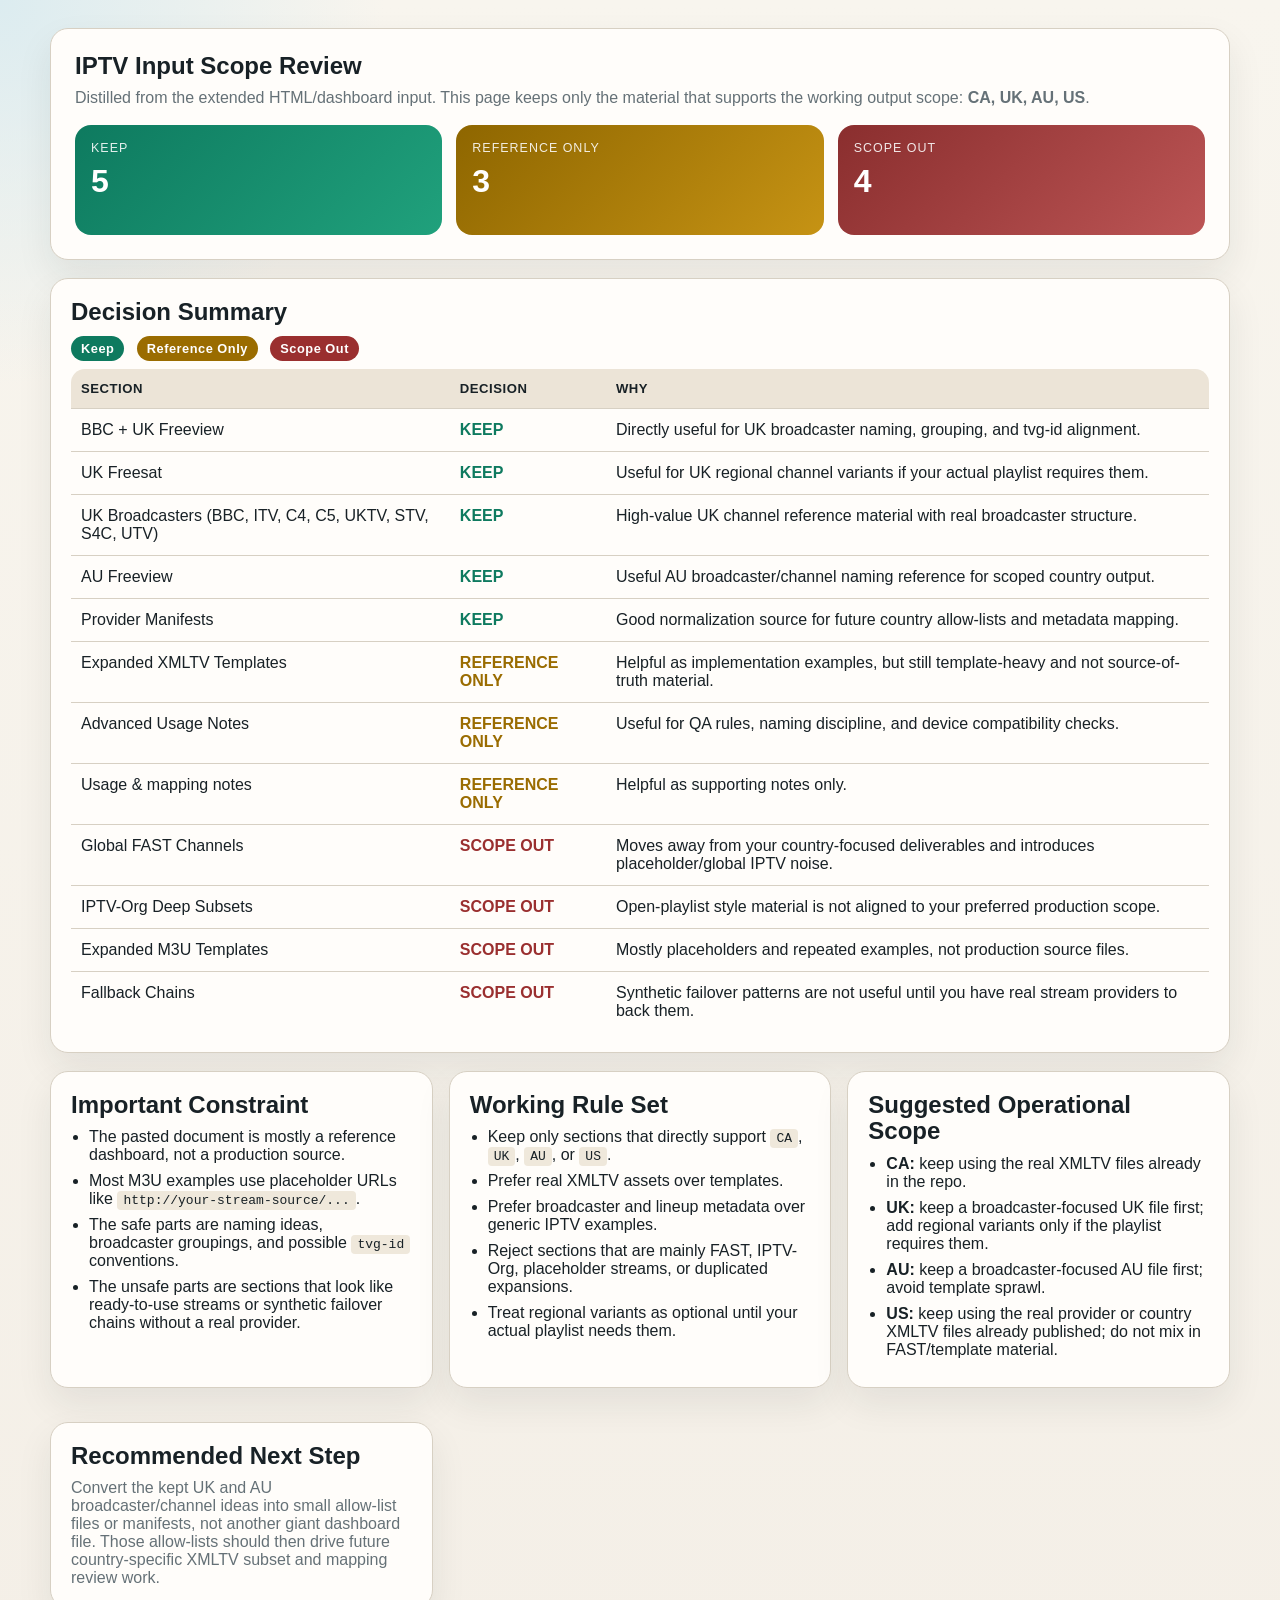
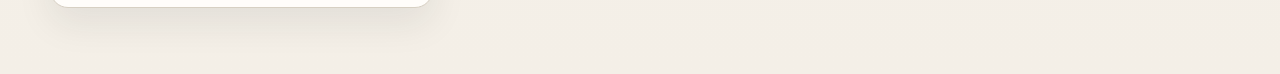
<file: IPTV/INPUT_SCOPE_REVIEW.html>
<!DOCTYPE html>
<html lang="en">
<head>
  <meta charset="UTF-8">
  <meta name="viewport" content="width=device-width, initial-scale=1.0">
  <title>IPTV Input Scope Review</title>
  <style>
    :root {
      --bg: #f4efe7;
      --paper: #fffdfa;
      --ink: #182126;
      --muted: #657177;
      --line: #d7d0c3;
      --keep: #0e7a5f;
      --ref: #9a6c00;
      --out: #9a2f2f;
      --accent: #0b5f86;
    }
    * { box-sizing: border-box; }
    body {
      margin: 0;
      font-family: "Segoe UI", Tahoma, sans-serif;
      color: var(--ink);
      background:
        radial-gradient(circle at top left, #dcecf0 0, transparent 24rem),
        linear-gradient(180deg, #f8f5ee 0, var(--bg) 100%);
    }
    .wrap { max-width: 1220px; margin: 0 auto; padding: 28px 20px 48px; }
    .hero, .panel {
      background: var(--paper);
      border: 1px solid var(--line);
      border-radius: 18px;
      box-shadow: 0 16px 36px rgba(24, 33, 38, 0.08);
    }
    .hero { padding: 24px; margin-bottom: 18px; }
    .panel { padding: 20px; margin-bottom: 18px; }
    h1, h2 { margin: 0 0 10px; line-height: 1.1; }
    p { margin: 0; }
    .lede { color: var(--muted); max-width: 72rem; }
    .grid {
      display: grid;
      grid-template-columns: repeat(auto-fit, minmax(220px, 1fr));
      gap: 14px;
      margin-top: 18px;
    }
    .stat {
      padding: 16px;
      border-radius: 16px;
      color: #fff;
      min-height: 110px;
    }
    .stat.keep { background: linear-gradient(135deg, #0e7a5f, #20a17c); }
    .stat.reference { background: linear-gradient(135deg, #8e6600, #c69314); }
    .stat.scopeout { background: linear-gradient(135deg, #8a2e2e, #bc5555); }
    .stat .k { font-size: 0.78rem; text-transform: uppercase; letter-spacing: 0.08em; opacity: 0.88; }
    .stat .v { font-size: 2rem; font-weight: 700; margin-top: 8px; }
    .pill {
      display: inline-block;
      padding: 5px 10px;
      border-radius: 999px;
      color: #fff;
      font-size: 0.8rem;
      font-weight: 700;
      letter-spacing: 0.04em;
      margin-right: 8px;
      margin-bottom: 8px;
    }
    .pill.keep { background: var(--keep); }
    .pill.reference { background: var(--ref); }
    .pill.scopeout { background: var(--out); }
    .twocol {
      display: grid;
      grid-template-columns: repeat(auto-fit, minmax(300px, 1fr));
      gap: 16px;
    }
    ul { margin: 0; padding-left: 18px; }
    li { margin-bottom: 8px; }
    .muted { color: var(--muted); }
    table {
      width: 100%;
      border-collapse: collapse;
      border-radius: 14px;
      overflow: hidden;
    }
    th, td {
      text-align: left;
      padding: 12px 10px;
      border-bottom: 1px solid var(--line);
      vertical-align: top;
    }
    th {
      background: #ece4d7;
      font-size: 0.82rem;
      letter-spacing: 0.04em;
      text-transform: uppercase;
    }
    tr:last-child td { border-bottom: 0; }
    .decision.keep { color: var(--keep); font-weight: 700; }
    .decision.reference { color: var(--ref); font-weight: 700; }
    .decision.scopeout { color: var(--out); font-weight: 700; }
    code {
      background: #efe8db;
      padding: 2px 6px;
      border-radius: 4px;
    }
  </style>
</head>
<body>
  <div class="wrap">
    <section class="hero">
      <h1>IPTV Input Scope Review</h1>
      <p class="lede">
        Distilled from the extended HTML/dashboard input. This page keeps only the material that supports the working output scope:
        <strong>CA, UK, AU, US</strong>.
      </p>
      <div class="grid">
        <div class="stat keep">
          <div class="k">Keep</div>
          <div class="v">5</div>
        </div>
        <div class="stat reference">
          <div class="k">Reference Only</div>
          <div class="v">3</div>
        </div>
        <div class="stat scopeout">
          <div class="k">Scope Out</div>
          <div class="v">4</div>
        </div>
      </div>
    </section>

    <section class="panel">
      <h2>Decision Summary</h2>
      <div>
        <span class="pill keep">Keep</span>
        <span class="pill reference">Reference Only</span>
        <span class="pill scopeout">Scope Out</span>
      </div>
      <table>
        <thead>
          <tr>
            <th>Section</th>
            <th>Decision</th>
            <th>Why</th>
          </tr>
        </thead>
        <tbody>
          <tr>
            <td>BBC + UK Freeview</td>
            <td class="decision keep">KEEP</td>
            <td>Directly useful for UK broadcaster naming, grouping, and tvg-id alignment.</td>
          </tr>
          <tr>
            <td>UK Freesat</td>
            <td class="decision keep">KEEP</td>
            <td>Useful for UK regional channel variants if your actual playlist requires them.</td>
          </tr>
          <tr>
            <td>UK Broadcasters (BBC, ITV, C4, C5, UKTV, STV, S4C, UTV)</td>
            <td class="decision keep">KEEP</td>
            <td>High-value UK channel reference material with real broadcaster structure.</td>
          </tr>
          <tr>
            <td>AU Freeview</td>
            <td class="decision keep">KEEP</td>
            <td>Useful AU broadcaster/channel naming reference for scoped country output.</td>
          </tr>
          <tr>
            <td>Provider Manifests</td>
            <td class="decision keep">KEEP</td>
            <td>Good normalization source for future country allow-lists and metadata mapping.</td>
          </tr>
          <tr>
            <td>Expanded XMLTV Templates</td>
            <td class="decision reference">REFERENCE ONLY</td>
            <td>Helpful as implementation examples, but still template-heavy and not source-of-truth material.</td>
          </tr>
          <tr>
            <td>Advanced Usage Notes</td>
            <td class="decision reference">REFERENCE ONLY</td>
            <td>Useful for QA rules, naming discipline, and device compatibility checks.</td>
          </tr>
          <tr>
            <td>Usage &amp; mapping notes</td>
            <td class="decision reference">REFERENCE ONLY</td>
            <td>Helpful as supporting notes only.</td>
          </tr>
          <tr>
            <td>Global FAST Channels</td>
            <td class="decision scopeout">SCOPE OUT</td>
            <td>Moves away from your country-focused deliverables and introduces placeholder/global IPTV noise.</td>
          </tr>
          <tr>
            <td>IPTV-Org Deep Subsets</td>
            <td class="decision scopeout">SCOPE OUT</td>
            <td>Open-playlist style material is not aligned to your preferred production scope.</td>
          </tr>
          <tr>
            <td>Expanded M3U Templates</td>
            <td class="decision scopeout">SCOPE OUT</td>
            <td>Mostly placeholders and repeated examples, not production source files.</td>
          </tr>
          <tr>
            <td>Fallback Chains</td>
            <td class="decision scopeout">SCOPE OUT</td>
            <td>Synthetic failover patterns are not useful until you have real stream providers to back them.</td>
          </tr>
        </tbody>
      </table>
    </section>

    <section class="twocol">
      <article class="panel">
        <h2>Important Constraint</h2>
        <ul>
          <li>The pasted document is mostly a reference dashboard, not a production source.</li>
          <li>Most M3U examples use placeholder URLs like <code>http://your-stream-source/...</code>.</li>
          <li>The safe parts are naming ideas, broadcaster groupings, and possible <code>tvg-id</code> conventions.</li>
          <li>The unsafe parts are sections that look like ready-to-use streams or synthetic failover chains without a real provider.</li>
        </ul>
      </article>

      <article class="panel">
        <h2>Working Rule Set</h2>
        <ul>
          <li>Keep only sections that directly support <code>CA</code>, <code>UK</code>, <code>AU</code>, or <code>US</code>.</li>
          <li>Prefer real XMLTV assets over templates.</li>
          <li>Prefer broadcaster and lineup metadata over generic IPTV examples.</li>
          <li>Reject sections that are mainly FAST, IPTV-Org, placeholder streams, or duplicated expansions.</li>
          <li>Treat regional variants as optional until your actual playlist needs them.</li>
        </ul>
      </article>

      <article class="panel">
        <h2>Suggested Operational Scope</h2>
        <ul>
          <li><strong>CA:</strong> keep using the real XMLTV files already in the repo.</li>
          <li><strong>UK:</strong> keep a broadcaster-focused UK file first; add regional variants only if the playlist requires them.</li>
          <li><strong>AU:</strong> keep a broadcaster-focused AU file first; avoid template sprawl.</li>
          <li><strong>US:</strong> keep using the real provider or country XMLTV files already published; do not mix in FAST/template material.</li>
        </ul>
      </article>

      <article class="panel">
        <h2>Recommended Next Step</h2>
        <p class="muted">
          Convert the kept UK and AU broadcaster/channel ideas into small allow-list files or manifests, not another giant dashboard file.
          Those allow-lists should then drive future country-specific XMLTV subset and mapping review work.
        </p>
      </article>
    </section>
  </div>
</body>
</html>
</file>
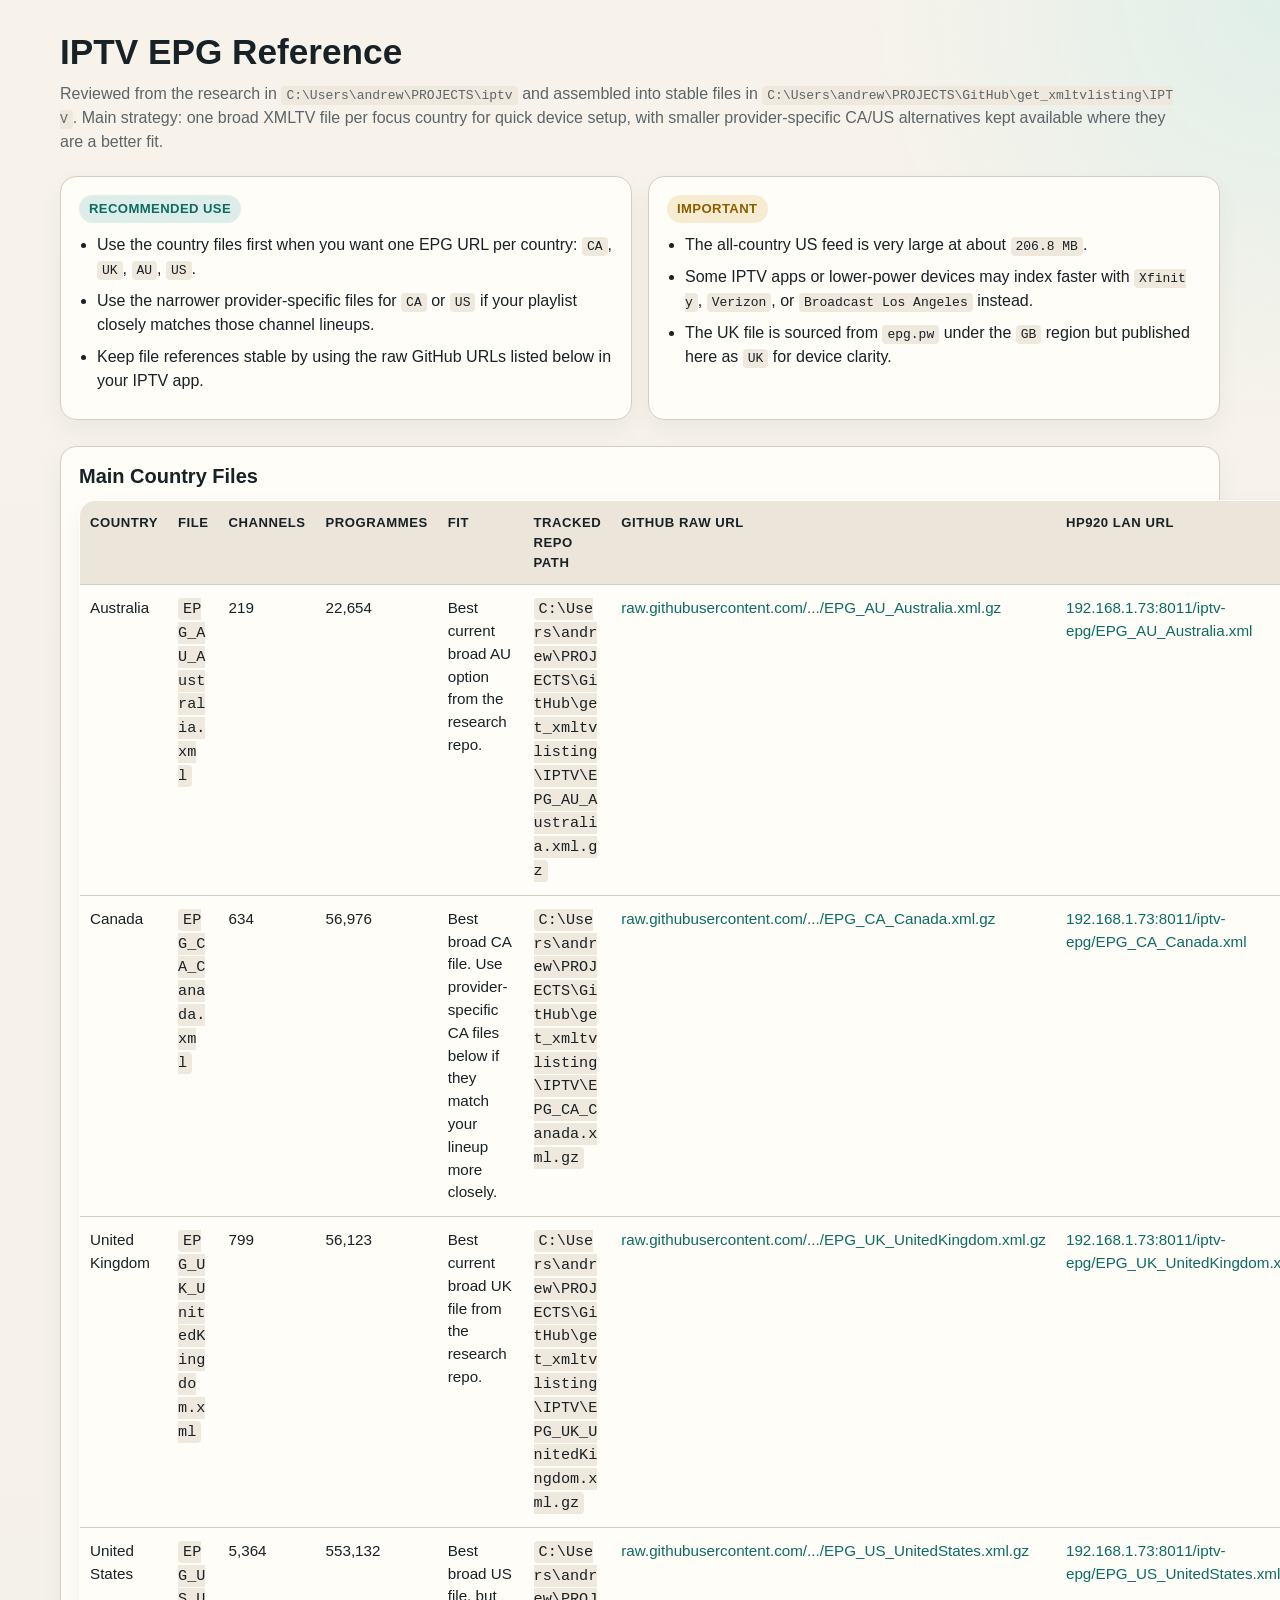
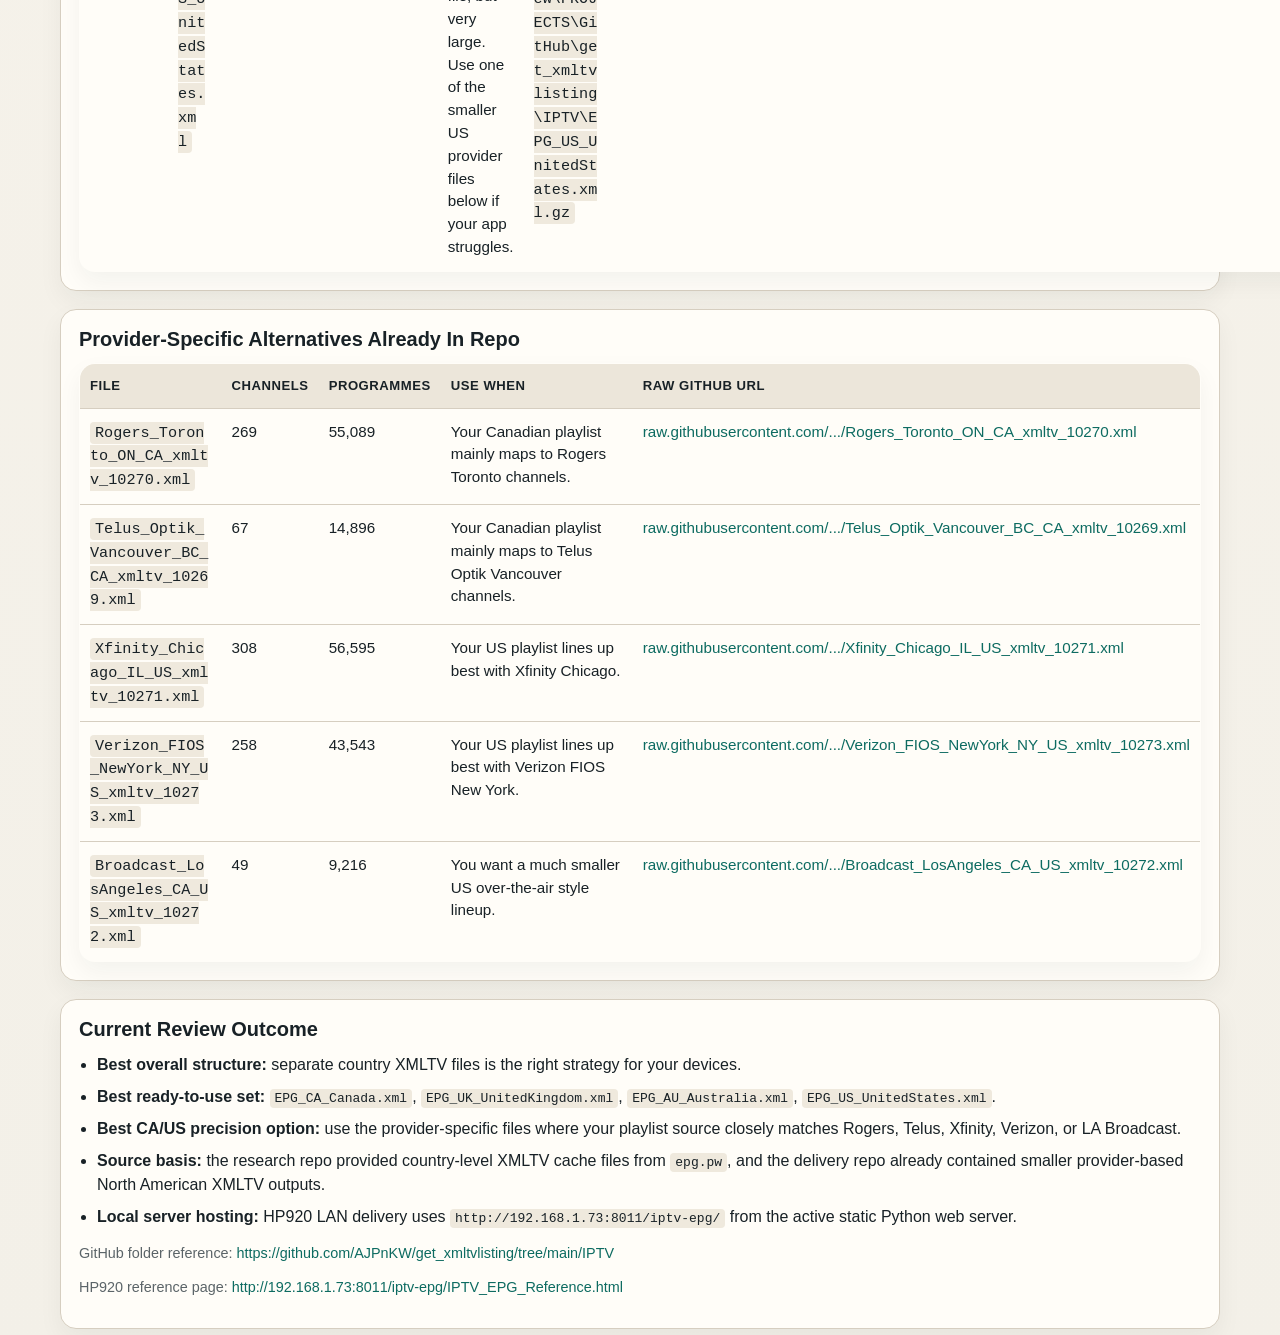
<file: IPTV/IPTV_EPG_Reference.html>
<!DOCTYPE html>
<html lang="en">
<head>
  <meta charset="UTF-8">
  <meta name="viewport" content="width=device-width, initial-scale=1.0">
  <title>IPTV EPG Reference</title>
  <style>
    :root {
      --bg: #f3f0e8;
      --ink: #182126;
      --muted: #5b6468;
      --card: #fffdf8;
      --line: #d6cec0;
      --accent: #0d6b61;
      --warn: #8b5e00;
    }
    * { box-sizing: border-box; }
    body {
      margin: 0;
      font-family: "Segoe UI", Tahoma, sans-serif;
      background:
        radial-gradient(circle at top right, #e0efe9 0, transparent 26rem),
        linear-gradient(180deg, #f7f3eb 0, var(--bg) 100%);
      color: var(--ink);
      line-height: 1.5;
    }
    main {
      max-width: 1200px;
      margin: 0 auto;
      padding: 32px 20px 48px;
    }
    h1, h2, h3 { line-height: 1.15; }
    h1 { margin: 0 0 10px; font-size: 2.2rem; }
    h2 { margin: 0 0 12px; font-size: 1.25rem; }
    p { margin: 0 0 12px; }
    .lede { color: var(--muted); max-width: 70rem; }
    .grid {
      display: grid;
      grid-template-columns: repeat(auto-fit, minmax(280px, 1fr));
      gap: 16px;
      margin: 22px 0 26px;
    }
    .card, .panel {
      background: var(--card);
      border: 1px solid var(--line);
      border-radius: 16px;
      padding: 18px;
      box-shadow: 0 10px 25px rgba(24, 33, 38, 0.05);
    }
    .tag {
      display: inline-block;
      margin-bottom: 10px;
      padding: 4px 10px;
      border-radius: 999px;
      background: #ddeeea;
      color: var(--accent);
      font-size: 0.82rem;
      font-weight: 700;
      letter-spacing: 0.03em;
      text-transform: uppercase;
    }
    .warn {
      background: #f7ecd1;
      color: var(--warn);
    }
    ul {
      margin: 0;
      padding-left: 18px;
    }
    li { margin: 0 0 8px; }
    table {
      width: 100%;
      border-collapse: collapse;
      background: var(--card);
      border: 1px solid var(--line);
      border-radius: 16px;
      overflow: hidden;
      box-shadow: 0 10px 25px rgba(24, 33, 38, 0.05);
    }
    th, td {
      padding: 12px 10px;
      border-bottom: 1px solid var(--line);
      text-align: left;
      vertical-align: top;
      font-size: 0.95rem;
    }
    th {
      background: #ece6da;
      font-size: 0.82rem;
      text-transform: uppercase;
      letter-spacing: 0.04em;
    }
    tr:last-child td { border-bottom: 0; }
    code {
      background: #efe9dd;
      padding: 2px 5px;
      border-radius: 4px;
      word-break: break-all;
    }
    a {
      color: var(--accent);
      text-decoration: none;
    }
    a:hover { text-decoration: underline; }
    .small { font-size: 0.9rem; color: var(--muted); }
  </style>
</head>
<body>
  <main>
    <h1>IPTV EPG Reference</h1>
    <p class="lede">
      Reviewed from the research in <code>C:\Users\andrew\PROJECTS\iptv</code> and assembled into
      stable files in <code>C:\Users\andrew\PROJECTS\GitHub\get_xmltvlisting\IPTV</code>.
      Main strategy: one broad XMLTV file per focus country for quick device setup, with smaller provider-specific
      CA/US alternatives kept available where they are a better fit.
    </p>

    <div class="grid">
      <section class="card">
        <div class="tag">Recommended Use</div>
        <ul>
          <li>Use the country files first when you want one EPG URL per country: <code>CA</code>, <code>UK</code>, <code>AU</code>, <code>US</code>.</li>
          <li>Use the narrower provider-specific files for <code>CA</code> or <code>US</code> if your playlist closely matches those channel lineups.</li>
          <li>Keep file references stable by using the raw GitHub URLs listed below in your IPTV app.</li>
        </ul>
      </section>
      <section class="card">
        <div class="tag warn">Important</div>
        <ul>
          <li>The all-country US feed is very large at about <code>206.8 MB</code>.</li>
          <li>Some IPTV apps or lower-power devices may index faster with <code>Xfinity</code>, <code>Verizon</code>, or <code>Broadcast Los Angeles</code> instead.</li>
          <li>The UK file is sourced from <code>epg.pw</code> under the <code>GB</code> region but published here as <code>UK</code> for device clarity.</li>
        </ul>
      </section>
    </div>

    <section class="panel" style="margin-bottom: 18px;">
      <h2>Main Country Files</h2>
      <table>
        <thead>
          <tr>
            <th>Country</th>
            <th>File</th>
            <th>Channels</th>
            <th>Programmes</th>
            <th>Fit</th>
            <th>Tracked Repo Path</th>
            <th>GitHub Raw URL</th>
            <th>HP920 LAN URL</th>
            <th>GitHub Page</th>
          </tr>
        </thead>
        <tbody>
          <tr>
            <td>Australia</td>
            <td><code>EPG_AU_Australia.xml</code></td>
            <td>219</td>
            <td>22,654</td>
            <td>Best current broad AU option from the research repo.</td>
            <td><code>C:\Users\andrew\PROJECTS\GitHub\get_xmltvlisting\IPTV\EPG_AU_Australia.xml.gz</code></td>
            <td><a href="https://raw.githubusercontent.com/AJPnKW/get_xmltvlisting/main/IPTV/EPG_AU_Australia.xml.gz">raw.githubusercontent.com/.../EPG_AU_Australia.xml.gz</a></td>
            <td><a href="http://192.168.1.73:8011/iptv-epg/EPG_AU_Australia.xml">192.168.1.73:8011/iptv-epg/EPG_AU_Australia.xml</a></td>
            <td><a href="https://github.com/AJPnKW/get_xmltvlisting/blob/main/IPTV/EPG_AU_Australia.xml.gz">github.com/.../EPG_AU_Australia.xml.gz</a></td>
          </tr>
          <tr>
            <td>Canada</td>
            <td><code>EPG_CA_Canada.xml</code></td>
            <td>634</td>
            <td>56,976</td>
            <td>Best broad CA file. Use provider-specific CA files below if they match your lineup more closely.</td>
            <td><code>C:\Users\andrew\PROJECTS\GitHub\get_xmltvlisting\IPTV\EPG_CA_Canada.xml.gz</code></td>
            <td><a href="https://raw.githubusercontent.com/AJPnKW/get_xmltvlisting/main/IPTV/EPG_CA_Canada.xml.gz">raw.githubusercontent.com/.../EPG_CA_Canada.xml.gz</a></td>
            <td><a href="http://192.168.1.73:8011/iptv-epg/EPG_CA_Canada.xml">192.168.1.73:8011/iptv-epg/EPG_CA_Canada.xml</a></td>
            <td><a href="https://github.com/AJPnKW/get_xmltvlisting/blob/main/IPTV/EPG_CA_Canada.xml.gz">github.com/.../EPG_CA_Canada.xml.gz</a></td>
          </tr>
          <tr>
            <td>United Kingdom</td>
            <td><code>EPG_UK_UnitedKingdom.xml</code></td>
            <td>799</td>
            <td>56,123</td>
            <td>Best current broad UK file from the research repo.</td>
            <td><code>C:\Users\andrew\PROJECTS\GitHub\get_xmltvlisting\IPTV\EPG_UK_UnitedKingdom.xml.gz</code></td>
            <td><a href="https://raw.githubusercontent.com/AJPnKW/get_xmltvlisting/main/IPTV/EPG_UK_UnitedKingdom.xml.gz">raw.githubusercontent.com/.../EPG_UK_UnitedKingdom.xml.gz</a></td>
            <td><a href="http://192.168.1.73:8011/iptv-epg/EPG_UK_UnitedKingdom.xml">192.168.1.73:8011/iptv-epg/EPG_UK_UnitedKingdom.xml</a></td>
            <td><a href="https://github.com/AJPnKW/get_xmltvlisting/blob/main/IPTV/EPG_UK_UnitedKingdom.xml.gz">github.com/.../EPG_UK_UnitedKingdom.xml.gz</a></td>
          </tr>
          <tr>
            <td>United States</td>
            <td><code>EPG_US_UnitedStates.xml</code></td>
            <td>5,364</td>
            <td>553,132</td>
            <td>Best broad US file, but very large. Use one of the smaller US provider files below if your app struggles.</td>
            <td><code>C:\Users\andrew\PROJECTS\GitHub\get_xmltvlisting\IPTV\EPG_US_UnitedStates.xml.gz</code></td>
            <td><a href="https://raw.githubusercontent.com/AJPnKW/get_xmltvlisting/main/IPTV/EPG_US_UnitedStates.xml.gz">raw.githubusercontent.com/.../EPG_US_UnitedStates.xml.gz</a></td>
            <td><a href="http://192.168.1.73:8011/iptv-epg/EPG_US_UnitedStates.xml">192.168.1.73:8011/iptv-epg/EPG_US_UnitedStates.xml</a></td>
            <td><a href="https://github.com/AJPnKW/get_xmltvlisting/blob/main/IPTV/EPG_US_UnitedStates.xml.gz">github.com/.../EPG_US_UnitedStates.xml.gz</a></td>
          </tr>
        </tbody>
      </table>
    </section>

    <section class="panel" style="margin-bottom: 18px;">
      <h2>Provider-Specific Alternatives Already In Repo</h2>
      <table>
        <thead>
          <tr>
            <th>File</th>
            <th>Channels</th>
            <th>Programmes</th>
            <th>Use When</th>
            <th>Raw GitHub URL</th>
          </tr>
        </thead>
        <tbody>
          <tr>
            <td><code>Rogers_Toronto_ON_CA_xmltv_10270.xml</code></td>
            <td>269</td>
            <td>55,089</td>
            <td>Your Canadian playlist mainly maps to Rogers Toronto channels.</td>
            <td><a href="https://raw.githubusercontent.com/AJPnKW/get_xmltvlisting/main/IPTV/Rogers_Toronto_ON_CA_xmltv_10270.xml">raw.githubusercontent.com/.../Rogers_Toronto_ON_CA_xmltv_10270.xml</a></td>
          </tr>
          <tr>
            <td><code>Telus_Optik_Vancouver_BC_CA_xmltv_10269.xml</code></td>
            <td>67</td>
            <td>14,896</td>
            <td>Your Canadian playlist mainly maps to Telus Optik Vancouver channels.</td>
            <td><a href="https://raw.githubusercontent.com/AJPnKW/get_xmltvlisting/main/IPTV/Telus_Optik_Vancouver_BC_CA_xmltv_10269.xml">raw.githubusercontent.com/.../Telus_Optik_Vancouver_BC_CA_xmltv_10269.xml</a></td>
          </tr>
          <tr>
            <td><code>Xfinity_Chicago_IL_US_xmltv_10271.xml</code></td>
            <td>308</td>
            <td>56,595</td>
            <td>Your US playlist lines up best with Xfinity Chicago.</td>
            <td><a href="https://raw.githubusercontent.com/AJPnKW/get_xmltvlisting/main/IPTV/Xfinity_Chicago_IL_US_xmltv_10271.xml">raw.githubusercontent.com/.../Xfinity_Chicago_IL_US_xmltv_10271.xml</a></td>
          </tr>
          <tr>
            <td><code>Verizon_FIOS_NewYork_NY_US_xmltv_10273.xml</code></td>
            <td>258</td>
            <td>43,543</td>
            <td>Your US playlist lines up best with Verizon FIOS New York.</td>
            <td><a href="https://raw.githubusercontent.com/AJPnKW/get_xmltvlisting/main/IPTV/Verizon_FIOS_NewYork_NY_US_xmltv_10273.xml">raw.githubusercontent.com/.../Verizon_FIOS_NewYork_NY_US_xmltv_10273.xml</a></td>
          </tr>
          <tr>
            <td><code>Broadcast_LosAngeles_CA_US_xmltv_10272.xml</code></td>
            <td>49</td>
            <td>9,216</td>
            <td>You want a much smaller US over-the-air style lineup.</td>
            <td><a href="https://raw.githubusercontent.com/AJPnKW/get_xmltvlisting/main/IPTV/Broadcast_LosAngeles_CA_US_xmltv_10272.xml">raw.githubusercontent.com/.../Broadcast_LosAngeles_CA_US_xmltv_10272.xml</a></td>
          </tr>
        </tbody>
      </table>
    </section>

    <section class="panel">
      <h2>Current Review Outcome</h2>
      <ul>
        <li><strong>Best overall structure:</strong> separate country XMLTV files is the right strategy for your devices.</li>
        <li><strong>Best ready-to-use set:</strong> <code>EPG_CA_Canada.xml</code>, <code>EPG_UK_UnitedKingdom.xml</code>, <code>EPG_AU_Australia.xml</code>, <code>EPG_US_UnitedStates.xml</code>.</li>
        <li><strong>Best CA/US precision option:</strong> use the provider-specific files where your playlist source closely matches Rogers, Telus, Xfinity, Verizon, or LA Broadcast.</li>
        <li><strong>Source basis:</strong> the research repo provided country-level XMLTV cache files from <code>epg.pw</code>, and the delivery repo already contained smaller provider-based North American XMLTV outputs.</li>
        <li><strong>Local server hosting:</strong> HP920 LAN delivery uses <code>http://192.168.1.73:8011/iptv-epg/</code> from the active static Python web server.</li>
      </ul>
      <p class="small" style="margin-top: 14px;">
        GitHub folder reference: <a href="https://github.com/AJPnKW/get_xmltvlisting/tree/main/IPTV">https://github.com/AJPnKW/get_xmltvlisting/tree/main/IPTV</a>
      </p>
      <p class="small">
        HP920 reference page: <a href="http://192.168.1.73:8011/iptv-epg/IPTV_EPG_Reference.html">http://192.168.1.73:8011/iptv-epg/IPTV_EPG_Reference.html</a>
      </p>
    </section>
  </main>
</body>
</html>
</file>
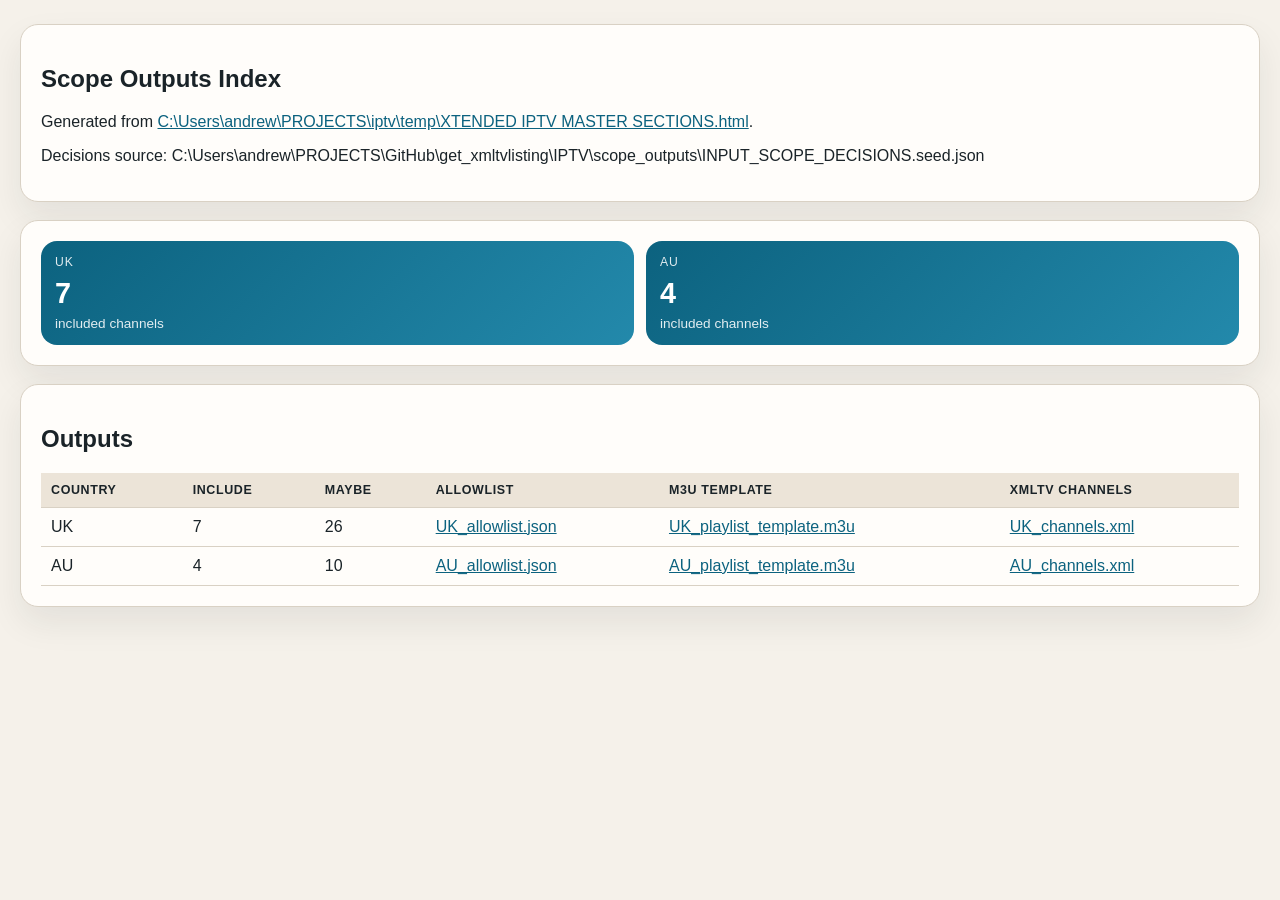
<file: IPTV/scope_outputs/SCOPE_OUTPUTS_INDEX.html>
<!DOCTYPE html>
<html lang="en">
<head>
  <meta charset="UTF-8">
  <meta name="viewport" content="width=device-width, initial-scale=1.0">
  <title>Scope Outputs Index</title>
  <style>
    body { margin: 0; font-family: "Segoe UI", Tahoma, sans-serif; background: #f5f1ea; color: #1a2328; }
    .wrap { max-width: 1240px; margin: 0 auto; padding: 24px 18px 40px; }
    .panel { background: #fffdfa; border: 1px solid #d9d1c4; border-radius: 18px; box-shadow: 0 16px 34px rgba(26,35,40,0.08); padding: 20px; margin-bottom: 18px; }
    .grid { display: grid; grid-template-columns: repeat(auto-fit, minmax(180px, 1fr)); gap: 12px; }
    .card { background: linear-gradient(135deg, #0c627f, #2389ab); color: #fff; border-radius: 16px; padding: 14px; }
    .label { font-size: 0.76rem; text-transform: uppercase; letter-spacing: 0.08em; opacity: 0.88; }
    .value { margin-top: 8px; font-size: 1.8rem; font-weight: 700; }
    .small { margin-top: 6px; color: rgba(255,255,255,0.88); font-size: 0.85rem; }
    table { width: 100%; border-collapse: collapse; }
    th, td { text-align: left; padding: 10px; border-bottom: 1px solid #d9d1c4; }
    th { background: #ece4d8; font-size: 0.78rem; text-transform: uppercase; letter-spacing: 0.05em; }
    a { color: #0c627f; }
  </style>
</head>
<body>
  <div class="wrap">
    <section class="panel">
      <h1>Scope Outputs Index</h1>
      <p>Generated from <a href="file:///C:/Users/andrew/PROJECTS/iptv/temp/XTENDED%20IPTV%20MASTER%20SECTIONS.html">C:\Users\andrew\PROJECTS\iptv\temp\XTENDED IPTV MASTER SECTIONS.html</a>.</p>
      <p>Decisions source: C:\Users\andrew\PROJECTS\GitHub\get_xmltvlisting\IPTV\scope_outputs\INPUT_SCOPE_DECISIONS.seed.json</p>
    </section>
    <section class="panel">
      <div class="grid">
        <div class="card"><div class="label">UK</div><div class="value">7</div><div class="small">included channels</div></div><div class="card"><div class="label">AU</div><div class="value">4</div><div class="small">included channels</div></div>
      </div>
    </section>
    <section class="panel">
      <h2>Outputs</h2>
      <table>
        <thead><tr><th>Country</th><th>Include</th><th>Maybe</th><th>Allowlist</th><th>M3U Template</th><th>XMLTV Channels</th></tr></thead>
        <tbody><tr><td>UK</td><td>7</td><td>26</td><td><a href="./UK_allowlist.json">UK_allowlist.json</a></td><td><a href="./UK_playlist_template.m3u">UK_playlist_template.m3u</a></td><td><a href="./UK_channels.xml">UK_channels.xml</a></td></tr><tr><td>AU</td><td>4</td><td>10</td><td><a href="./AU_allowlist.json">AU_allowlist.json</a></td><td><a href="./AU_playlist_template.m3u">AU_playlist_template.m3u</a></td><td><a href="./AU_channels.xml">AU_channels.xml</a></td></tr></tbody>
      </table>
    </section>
  </div>
</body>
</html>
</file>
